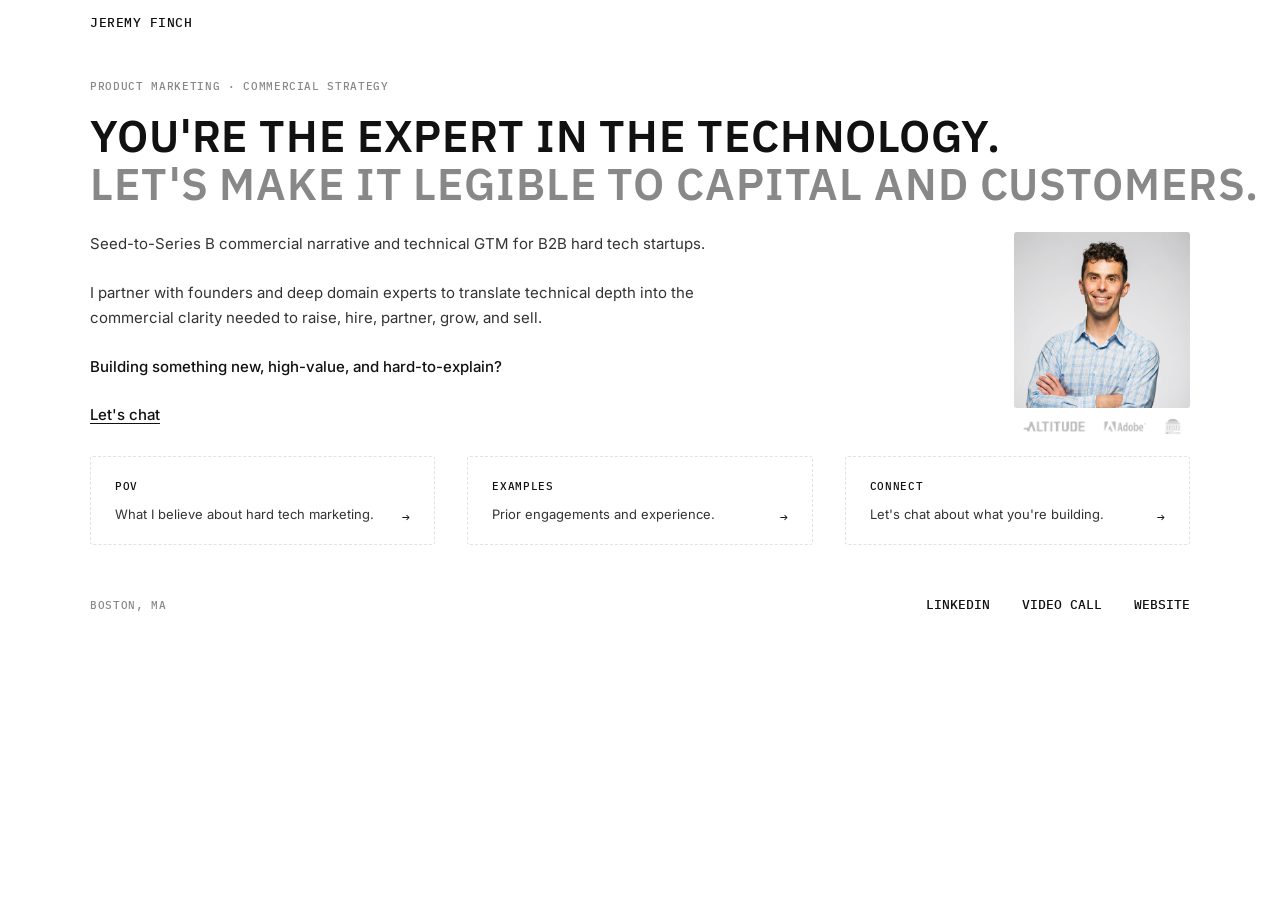
<file: index.html>
<!DOCTYPE html>
<!-- V4 working draft (branch v4). Production V3 is frozen on main. -->
<html lang="en">
<head>
  <meta charset="UTF-8">
  <meta name="viewport" content="width=device-width, initial-scale=1.0">
  <meta name="referrer" content="strict-origin-when-cross-origin">
  <title>Jeremy Finch - Product Marketing &amp; Commercial Strategy</title>
  <meta name="description" content="Seed-to-Series B commercial narrative and technical GTM for hard-tech startups in Boston.">
  <link rel="canonical" href="https://work.jeremyafinch.com/">
  <meta name="theme-color" content="#111111">

  <link rel="icon" href="favicon.svg" type="image/svg+xml">
  <link rel="apple-touch-icon" href="favicon.svg">

  <meta property="og:type" content="website">
  <meta property="og:url" content="https://work.jeremyafinch.com/">
  <meta property="og:title" content="Jeremy Finch - Product Marketing &amp; Commercial Strategy">
  <meta property="og:description" content="Seed-to-Series B commercial narrative and technical GTM for hard-tech startups in Boston.">
  <meta property="og:image" content="https://work.jeremyafinch.com/og-image.png">
  <meta property="og:image:width" content="1200">
  <meta property="og:image:height" content="630">
  <meta property="og:locale" content="en_US">
  <meta name="twitter:card" content="summary_large_image">
  <meta name="twitter:title" content="Jeremy Finch - Product Marketing &amp; Commercial Strategy">
  <meta name="twitter:description" content="Seed-to-Series B commercial narrative and technical GTM for hard-tech startups in Boston.">
  <meta name="twitter:image" content="https://work.jeremyafinch.com/og-image.png">

  <link rel="preconnect" href="https://fonts.googleapis.com">
  <link rel="preconnect" href="https://fonts.gstatic.com" crossorigin>
  <link href="https://fonts.googleapis.com/css2?family=IBM+Plex+Mono:wght@400;500&family=IBM+Plex+Sans:wght@600;700&family=Inter:wght@400;500&display=swap" rel="stylesheet">

  <link rel="stylesheet" href="styles.css">
</head>
<body class="page-v2 page-v4 panel-idle">

  <header class="site-nav" role="banner">
    <div class="site-nav__inner">
      <a class="site-nav__brand" href="#hero">Jeremy Finch</a>
      <nav class="site-nav__links" aria-label="Explore" hidden>
        <a class="site-nav__link" href="#pov" data-panel="pov">POV</a>
        <a class="site-nav__link" href="#examples" data-panel="examples">Examples</a>
        <a class="site-nav__link" href="#connect" data-panel="connect">Connect</a>
      </nav>
    </div>
  </header>

  <main>

    <!-- SECTION 1 - HERO -->
    <section id="hero" class="hero section" aria-labelledby="hero-headline">
      <div class="hero__inner">

        <span class="eyebrow">Product marketing · commercial strategy</span>

        <h1 id="hero-headline" class="hero-headline headline">
          <span class="hero-headline__primary">You're the expert in the technology.</span>
          <span class="hero-headline__accent">Let's make it legible to capital and customers.</span>
        </h1>

        <div id="about" class="hero-intro">

          <div class="hero-intro__content">
            <div class="hero__pitch">
              <p class="prose">Seed-to-Series B commercial narrative and technical GTM for B2B hard tech startups.</p>
              <p class="prose">I partner with founders and deep domain experts to translate technical depth into the commercial clarity needed to raise, hire, partner, grow, and sell.</p>
              <p class="prose hero__focus">Building something new, high-value, and hard-to-explain?</p>
              <p class="hero__chat-wrap">
                <a class="hero__chat-link" href="#connect" data-panel="connect">Let's chat</a>
              </p>
            </div>
          </div>

          <div class="hero-intro__photo">
            <img
              class="hero-intro__photo-img"
              src="img/photo.jpg"
              alt="Jeremy Finch"
              width="480"
              height="600"
            >

            <div class="logo-bar logo-bar--compact" aria-label="Previously: Altitude, Adobe, and MIT Sloan">
              <img
                class="logo-bar__img"
                src="img/logos.png"
                alt=""
                width="3220"
                height="455"
              >
            </div>
          </div>

        </div>

        <div class="intent-hub" aria-label="Choose what to explore">
          <div class="intent-hub__grid card-grid card-grid--pov">
            <button type="button" class="intent-hub__item card pov-card" data-panel="pov">
              <span class="intent-hub__label">POV</span>
              <div class="intent-hub__row">
                <p class="intent-hub__desc pov-card__text">What I believe about hard tech marketing.</p>
                <span class="intent-hub__go" aria-hidden="true">→</span>
              </div>
            </button>
            <button type="button" class="intent-hub__item card pov-card" data-panel="examples">
              <span class="intent-hub__label">Examples</span>
              <div class="intent-hub__row">
                <p class="intent-hub__desc pov-card__text">Prior engagements and experience.</p>
                <span class="intent-hub__go" aria-hidden="true">→</span>
              </div>
            </button>
            <button type="button" class="intent-hub__item card pov-card" data-panel="connect">
              <span class="intent-hub__label">Connect</span>
              <div class="intent-hub__row">
                <p class="intent-hub__desc pov-card__text">Let's chat about what you're building.</p>
                <span class="intent-hub__go" aria-hidden="true">→</span>
              </div>
            </button>
          </div>
        </div>

      </div>
    </section>

    <div id="panel-stack" class="panel-stack" hidden>

    <!-- PANEL: POV -->
    <div id="panel-pov" class="site-panel" hidden>
    <section id="point-of-view" class="section section--follow-hero" aria-labelledby="pov-headline">
      <div class="section__inner">

        <span class="eyebrow">Point of view</span>

        <p class="pov__kicker">Marketing isn't just the last mile.</p>

        <h2 id="pov-headline" class="section-headline headline">
          If you wait until it's ready, you're already too late.
        </h2>

        <p class="prose">
          When development cycles last 5-10 years and capital requirements run into the tens of millions, your market story cannot be just a launch asset. It should be a design input - one that shapes what you build, who you hire, and whether money shows up in time.
        </p>

        <div class="card-grid card-grid--pov">

          <article class="card pov-card">
            <h3 class="pov-card__title">Extending the runway</h3>
            <p class="pov-card__text">A credible investor narrative helps you raise faster, on better terms.</p>
          </article>

          <article class="card pov-card">
            <h3 class="pov-card__title">Attracting talent</h3>
            <p class="pov-card__text">Mission and story are central to recruiting, hiring, and compensation.</p>
          </article>

          <article class="card pov-card">
            <h3 class="pov-card__title">Finding partners</h3>
            <p class="pov-card__text">A strategic partner narrative opens early doors that cold outreach can't.</p>
          </article>

          <article class="card pov-card">
            <h3 class="pov-card__title">Building social proof</h3>
            <p class="pov-card__text">Case studies and proof points can take years to build. Start early.</p>
          </article>

          <article class="card pov-card">
            <h3 class="pov-card__title">Entering new verticals</h3>
            <p class="pov-card__text">Your second market needs positioning before you've finished the first.</p>
          </article>

          <article class="card pov-card">
            <h3 class="pov-card__title">Audience narrative(s)</h3>
            <p class="pov-card__text">Adjacent industries, regulators, acquirers - each needs their own story.</p>
          </article>

        </div>

        <p class="prose">
          Marketing is what helps everyone else care as much about your tech as you do.
        </p>

        <p class="pov__link-wrap">
          <a
            class="pov__link"
            href="https://docs.google.com/document/d/1mXTznBJsOwonMlEeezdZjcLEiznj_ob5lOBihiWzF_Y/edit?usp=sharing"
            target="_blank"
            rel="noopener noreferrer"
          >Read the essay →</a>
        </p>

      </div>
    </section>

    <!-- SECTION 3 - TWO KINDS OF WORK -->
    <section id="two-kinds" class="section" aria-labelledby="two-kinds-headline">
      <div class="section__inner">

        <h2 id="two-kinds-headline" class="section-headline headline">There are <strong>two</strong> kinds of marketing (both matter).</h2>

        <div class="two-kinds__table-wrap">
          <table class="two-kinds__table">
            <caption class="visually-hidden">Foundational and episodic marketing compared</caption>
            <thead>
              <tr>
                <th scope="col">Foundational marketing</th>
                <th scope="col">Episodic marketing</th>
              </tr>
            </thead>
            <tbody>
              <tr>
                <td data-label="Foundational marketing">
                  <p class="two-kinds__cell">The first is <strong>foundational</strong>. Why should this company exist? Who is the user, the buyer, and the economic customer? What are you displacing, and what will a rational buyer need to say yes? These are the load-bearing elements of your initial commercial architecture.</p>
                </td>
                <td data-label="Episodic marketing">
                  <p class="two-kinds__cell">The second is <strong>episodic</strong> - triggered by specific moments: a fundraising or technical milestone, press coverage, a market expansion, a sudden shift in the competitive environment. The startups that handle these well don't scramble reactively.</p>
                </td>
              </tr>
            </tbody>
          </table>
        </div>

        <p class="prose two-kinds__closing">
          You need someone to build the early GTM architecture and then show up ready.
        </p>

      </div>
    </section>

    </div><!-- /panel-pov -->

    <!-- PANEL: EXAMPLES -->
    <div id="panel-examples" class="site-panel" hidden>

    <!-- SECTION 4 - SELECTED WORK -->
    <section id="selected-work" class="section section--surface section--follow-hero" aria-labelledby="work-eyebrow">
      <div class="section__inner">

        <span id="work-eyebrow" class="eyebrow">Previous work</span>

        <p class="work__subhead">Select engagements</p>

        <p class="prose work__intro">Sensors, new materials, robotics etc.</p>

        <div class="work-featured">

          <!-- Teradar -->
          <article class="work-featured__item work-featured__item--marquee" aria-label="Teradar case study">
            <div class="work-featured__content">
              <span class="work-featured__tag">Hard tech · Sensors</span>
              <h3 class="work-featured__title">Teradar</h3>

              <figure class="work-featured__visual work-carousel" data-work-carousel aria-label="Teradar work samples">
                <div class="work-carousel__viewport" tabindex="0">
                  <div class="work-carousel__slide">
                    <a
                      class="work-carousel__link"
                      href="img/work-teradar-techcrunch-feature.png"
                      target="_blank"
                      rel="noopener noreferrer"
                      aria-label="View full size: TechCrunch coverage"
                    >
                      <img
                        class="work-carousel__img"
                        src="img/work-teradar-techcrunch-feature.png"
                        alt="TechCrunch announcement featuring Teradar terahertz sensing fundraising"
                        width="1200"
                        height="675"
                        loading="lazy"
                      >
                    </a>
                  </div>
                  <div class="work-carousel__slide" hidden>
                    <a
                      class="work-carousel__link"
                      href="img/work-teradar-feature.png"
                      target="_blank"
                      rel="noopener noreferrer"
                      aria-label="View full size: Teradar product website"
                    >
                      <img
                        class="work-carousel__img"
                        src="img/work-teradar-feature.png"
                        alt="Teradar product website highlighting terahertz vision capabilities"
                        width="1200"
                        height="675"
                        loading="lazy"
                      >
                    </a>
                  </div>
                  <button type="button" class="work-carousel__btn work-carousel__btn--prev" aria-label="Previous image">
                    <span class="work-carousel__chevron" aria-hidden="true">‹</span>
                  </button>
                  <button type="button" class="work-carousel__btn work-carousel__btn--next" aria-label="Next image">
                    <span class="work-carousel__chevron" aria-hidden="true">›</span>
                  </button>
                </div>
              </figure>

              <p class="prose work-featured__body"><a href="https://teradar.com/" target="_blank" rel="noopener noreferrer">Teradar</a> had terahertz sensing technology and deep silicon expertise. The founders wanted to raise a seed round. I worked with the CEO on their pitch deck and investor narrative, and did 1:1 communications coaching through 50+ meetings. The $2M+ seed round closed oversubscribed. That same foundation supported a Series A, a $150M <a href="https://techcrunch.com/2025/11/12/teradar-exits-stealth-with-an-all-weather-sensor-for-autonomy-and-150m-in-funding/" target="_blank" rel="noopener noreferrer">Series B</a>, and expanded to later technical product video engagements and CES launch assets.</p>

              <div class="work-featured__quote" aria-label="Client quote">
                <p class="work-featured__quote-text">&ldquo;Testimonial quote - coming soon.&rdquo;</p>
                <p class="work-featured__quote-meta">Matt Carey, CEO, Teradar</p>
              </div>

              <div class="work-featured__pills" aria-label="Services">
                <span class="pill">Investor narrative</span>
                <span class="pill">Technical marketing</span>
              </div>
            </div>
          </article>

          <!-- Lux Labs -->
          <article class="work-featured__item" aria-label="Lux Labs case study">
            <div class="work-featured__content">
              <span class="work-featured__tag">Hard tech · Materials science</span>
              <h3 class="work-featured__title">Lux Labs</h3>

              <figure class="work-featured__visual work-carousel" data-work-carousel aria-label="Lux Labs work samples">
                <div class="work-carousel__viewport" tabindex="0">
                  <div class="work-carousel__slide">
                    <a
                      class="work-carousel__link"
                      href="img/work-lux-feature-02.png"
                      target="_blank"
                      rel="noopener noreferrer"
                      aria-label="View full size: ClearBright product display"
                    >
                      <img
                        class="work-carousel__img"
                        src="img/work-lux-feature-02.png"
                        alt="Lux Labs ClearBright transparent projection film product display"
                        width="1200"
                        height="675"
                        loading="lazy"
                      >
                    </a>
                  </div>
                  <div class="work-carousel__slide" hidden>
                    <a
                      class="work-carousel__link"
                      href="img/work-lux-feature-01.png"
                      target="_blank"
                      rel="noopener noreferrer"
                      aria-label="View full size: ClearBright product page"
                    >
                      <img
                        class="work-carousel__img"
                        src="img/work-lux-feature-01.png"
                        alt="Lux Labs ClearBright product page"
                        width="1200"
                        height="675"
                        loading="lazy"
                      >
                    </a>
                  </div>
                  <button type="button" class="work-carousel__btn work-carousel__btn--prev" aria-label="Previous image">
                    <span class="work-carousel__chevron" aria-hidden="true">‹</span>
                  </button>
                  <button type="button" class="work-carousel__btn work-carousel__btn--next" aria-label="Next image">
                    <span class="work-carousel__chevron" aria-hidden="true">›</span>
                  </button>
                </div>
              </figure>

              <p class="prose work-featured__body">Lux Labs was commercializing a transparent display film - with a <a href="https://www.nature.com/articles/ncomms4152" target="_blank" rel="noopener noreferrer">proven technology</a> and decent website traffic. But a 30-SKU catalog and spec-heavy data sheets slowed conversion and hurt sales. I reduced the catalog to two main SKUs and mapped e-commerce flows to customer use cases instead of materials specs. We improved gross margins and simplified fulfillment. The pricing model remained in place through acquisition.</p>

              <div class="work-featured__quote" aria-label="Client quote">
                <p class="work-featured__quote-text">&ldquo;Lux Labs hired Jeremy to support our ClearBright product launch. He helped us overhaul our e-commerce approach, simplified our pricing and packaging, and created new marketing content. He helped us step back and evaluate how to communicate with our customers&hellip; He makes offsite collaboration a breeze by sending recorded video explanations, which helped us make decisions quicker and implement them rather than wasting time between meetings.&rdquo;</p>
                <p class="work-featured__quote-meta">Spencer Powers, CEO, Lux Labs</p>
              </div>

              <div class="work-featured__pills" aria-label="Services">
                <span class="pill">Go-to-market</span>
                <span class="pill">Pricing strategy</span>
              </div>
            </div>
          </article>

          <!-- Reframe Systems -->
          <article class="work-featured__item" aria-label="Reframe Systems case study">
            <div class="work-featured__content">
              <span class="work-featured__tag">Hard tech · Robotics</span>
              <h3 class="work-featured__title">Reframe Systems</h3>

              <figure class="work-featured__visual work-featured__visual--video" aria-label="Reframe Systems founder interview">
                <div class="work-inline-video">
                  <iframe
                    src="https://www.youtube.com/embed/FPPJ4673UKQ"
                    title="Reframe Systems founder interview"
                    referrerpolicy="strict-origin-when-cross-origin"
                    allow="accelerometer; autoplay; clipboard-write; encrypted-media; gyroscope; picture-in-picture; web-share"
                    allowfullscreen
                    loading="lazy"
                  ></iframe>
                </div>
              </figure>

              <p class="prose work-featured__body"><a href="https://www.reframe.systems/" target="_blank" rel="noopener noreferrer">Reframe Systems</a> builds prefab homes using robotics and custom software - an innovative approach in a slow-moving industry. But their gap was storytelling, not technology. I coached one of Reframe's founders (Aaron) through an unscripted on-camera interview so he could separate the &ldquo;what&rdquo; from the &ldquo;how&rdquo; authentically in his own words. The video is used for recruiting, partner introductions, and as a general GTM asset.</p>

              <div class="work-featured__pills" aria-label="Services">
                <span class="pill">Founder narrative</span>
                <span class="pill">Video</span>
              </div>
            </div>
          </article>

        </div>

        <div class="work-additional" aria-label="Prior related experience">
          <h3 class="work-additional__heading eyebrow">Prior <a href="https://portfolio.jeremyafinch.com/" target="_blank" rel="noopener noreferrer">related experience</a></h3>
          <ul class="work-additional__list">
            <li class="work-additional__item">
              <span class="work-additional__tag">Pre-IPO investor roadshow</span>
              <p class="work-additional__text">Investor roadshow video series for a private tech company preparing to file an S-1. Narrative strategy through video delivery with <a href="https://portfolio.jeremyafinch.com/#video" target="_blank" rel="noopener noreferrer">Opalite Media</a>. The same messaging discipline for VCs also extends to public markets.</p>
              <div class="work-featured__pills" aria-label="Services">
                <span class="pill">Investor strategy</span>
                <span class="pill">Video production</span>
              </div>
            </li>
            <li class="work-additional__item">
              <span class="work-additional__tag">Connected-care devices (<a href="https://portfolio.jeremyafinch.com/#altitude" target="_blank" rel="noopener noreferrer">Altitude</a>)</span>
              <p class="work-additional__text">User research and investment roadmapping for a global medical device manufacturer's physical fall-alert and aging-in-place line. Included in-home interviews, competitive audits, and adoption due diligence.</p>
              <div class="work-featured__pills" aria-label="Services">
                <span class="pill">User research</span>
                <span class="pill">M&amp;A roadmapping</span>
              </div>
            </li>
            <li class="work-additional__item">
              <span class="work-additional__tag">Physical product research (<a href="https://portfolio.jeremyafinch.com/#altitude" target="_blank" rel="noopener noreferrer">Altitude</a>)</span>
              <p class="work-additional__text">Usability research with industrial designers and mechanical engineers to inform design for a major consumer appliance OEM - evaluated in-kitchen food prep, cutting workflows, and product performance.</p>
              <div class="work-featured__pills" aria-label="Services">
                <span class="pill">Usability testing</span>
                <span class="pill">Market research</span>
              </div>
            </li>
          </ul>
        </div>

      </div>
    </section>

    </div><!-- /panel-examples -->

    <!-- PANEL: CONNECT -->
    <div id="panel-connect" class="site-panel" hidden>

    <!-- SECTION 5 - CLOSE / CTA -->
    <section id="contact" class="section section--follow-hero" aria-labelledby="contact-closing">
      <div class="section__inner">

        <p class="prose">
          If your technology is genuine but the commercial story is still being figured out - that gap is solvable. But closing it earlier is usually worth more than closing it later.
        </p>

        <p class="prose">
          Working with scientists and engineers who have spent years - or careers - on a single hard problem is not a task I take lightly. My job is to make sure that work is understood, fully believed, and backed by the people who can help bring it into the world.
        </p>

        <p class="contact__availability prose">Open to advisory or select FT roles where commercial strategy is part of the build.</p>

        <p id="contact-closing" class="prose contact__location">What are you building?</p>

        <p class="contact__cta-wrap">
          <a class="cta" href="https://calendly.com/jeremyfinch_meeting/" target="_blank" rel="noopener noreferrer">
            Let's connect →
          </a>
        </p>

      </div>
    </section>

    </div><!-- /panel-connect -->

    </div><!-- /panel-stack -->

  </main>

  <footer class="site-footer">
    <div class="site-footer__inner">
      <p class="site-footer__brand">Boston, MA</p>
      <ul class="site-footer__links">
        <li>
          <a href="https://www.linkedin.com/in/jeremyfinch/" target="_blank" rel="noopener noreferrer">LinkedIn</a>
        </li>
        <li>
          <a href="https://calendly.com/jeremyfinch_meeting/" target="_blank" rel="noopener noreferrer">Video call</a>
        </li>
        <li>
          <a href="https://jeremyafinch.com/" target="_blank" rel="noopener noreferrer">Website</a>
        </li>
      </ul>
    </div>
  </footer>

  <script src="panels.js"></script>
  <script src="work-carousel.js"></script>
</body>
</html>
</file>
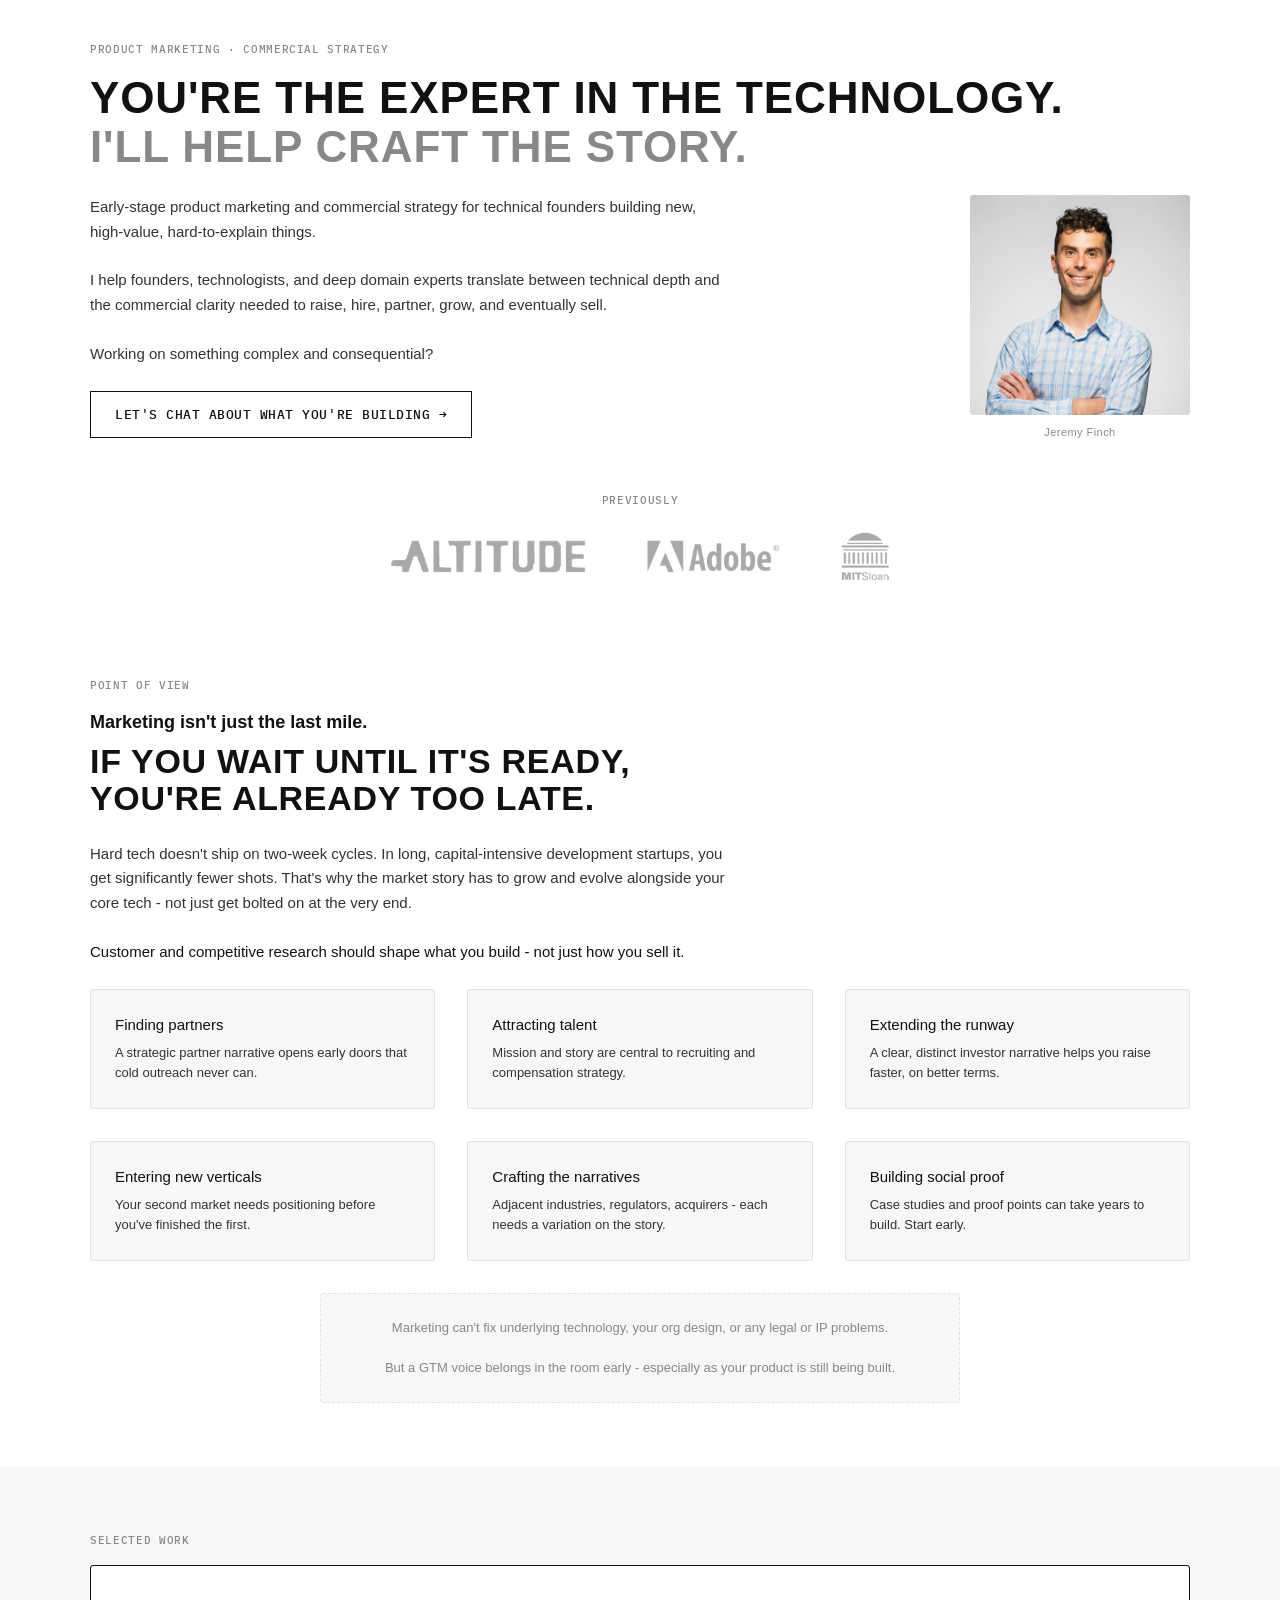
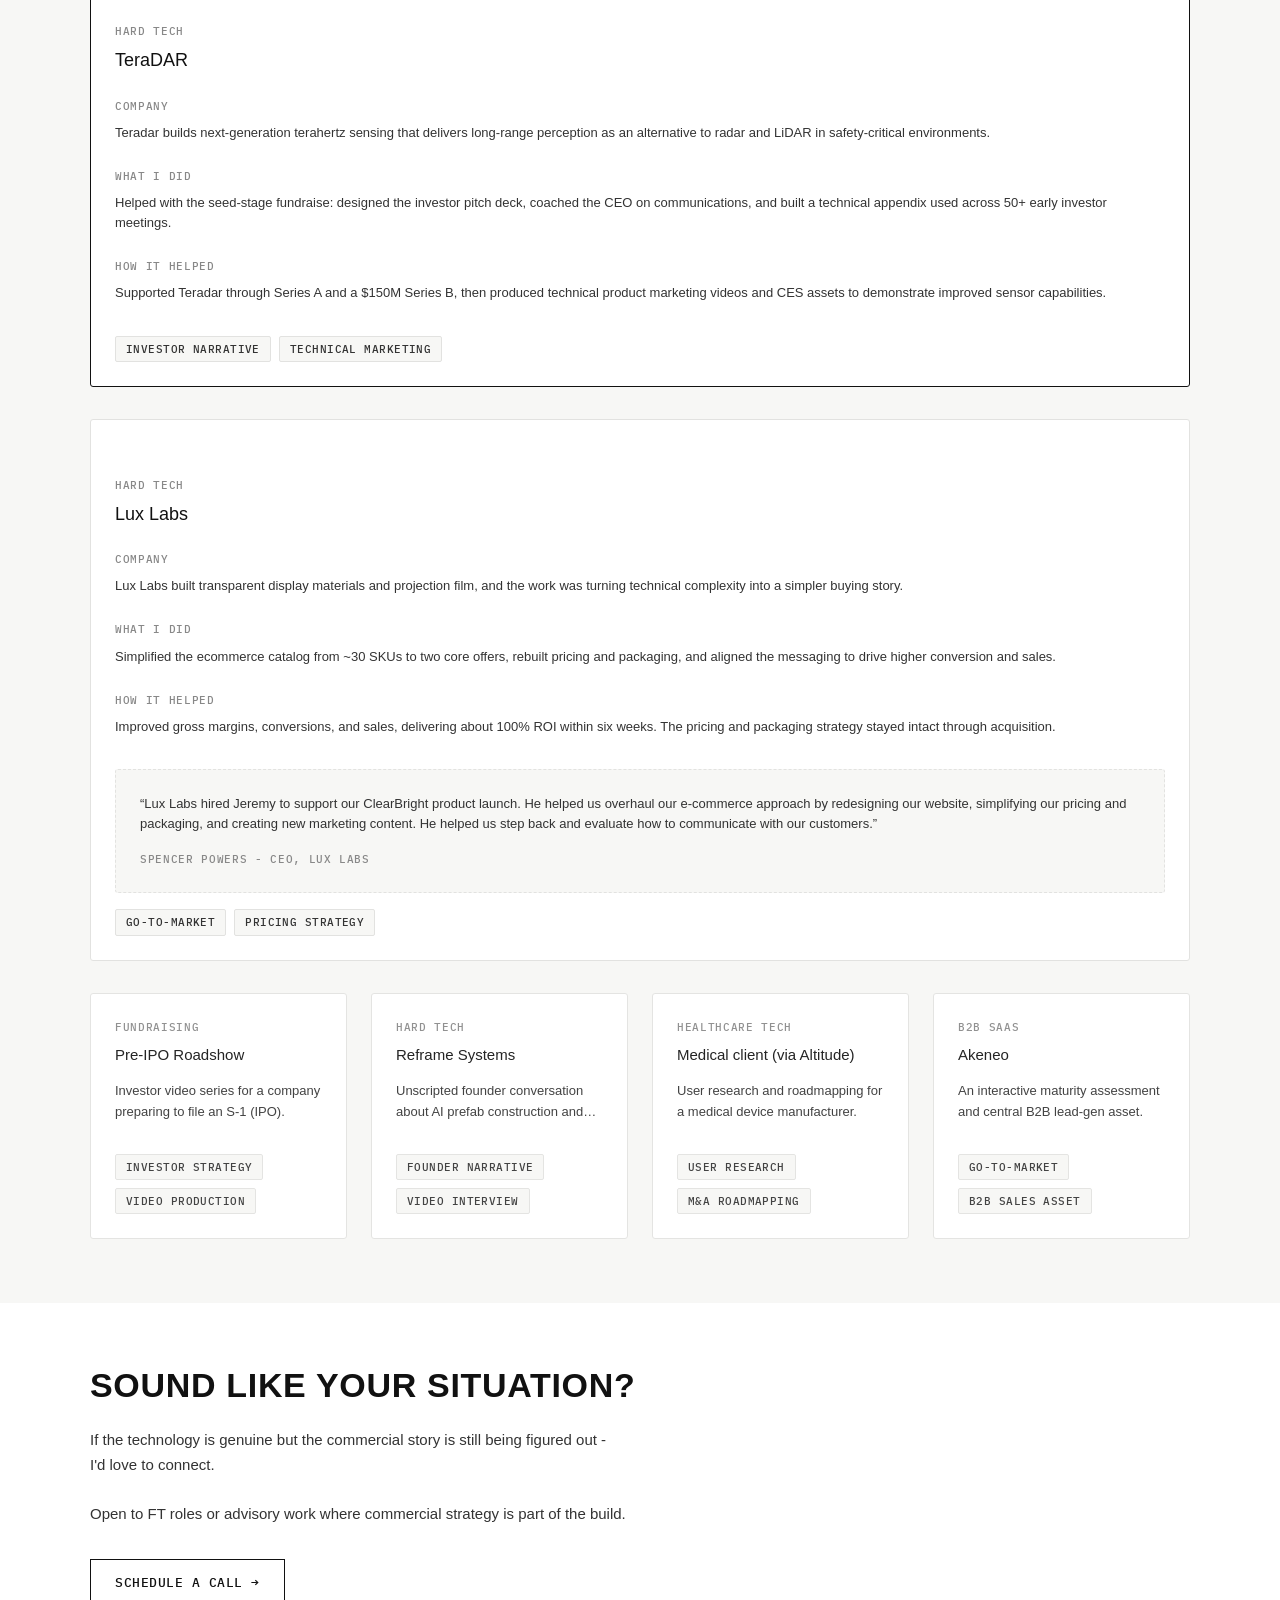
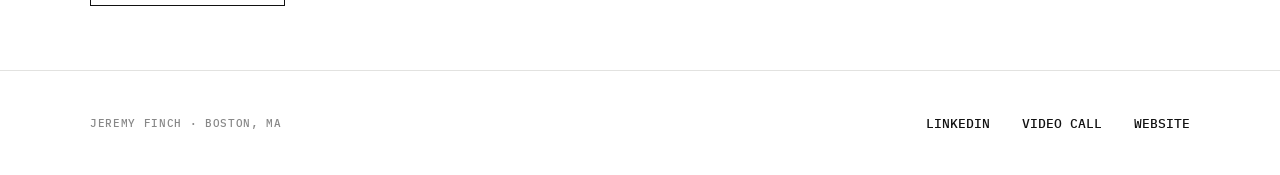
<file: v1/index.html>
<!DOCTYPE html>
<html lang="en">
<head>
  <meta charset="UTF-8">
  <meta name="viewport" content="width=device-width, initial-scale=1.0">
  <meta http-equiv="refresh" content="0; url=/archive/v1/">
  <link rel="canonical" href="https://work.jeremyafinch.com/archive/v1/">
  <title>Redirecting…</title>
</head>
<body>
  <p><a href="/archive/v1/">Continue to V1 archive</a></p>
</body>
</html>
</file>
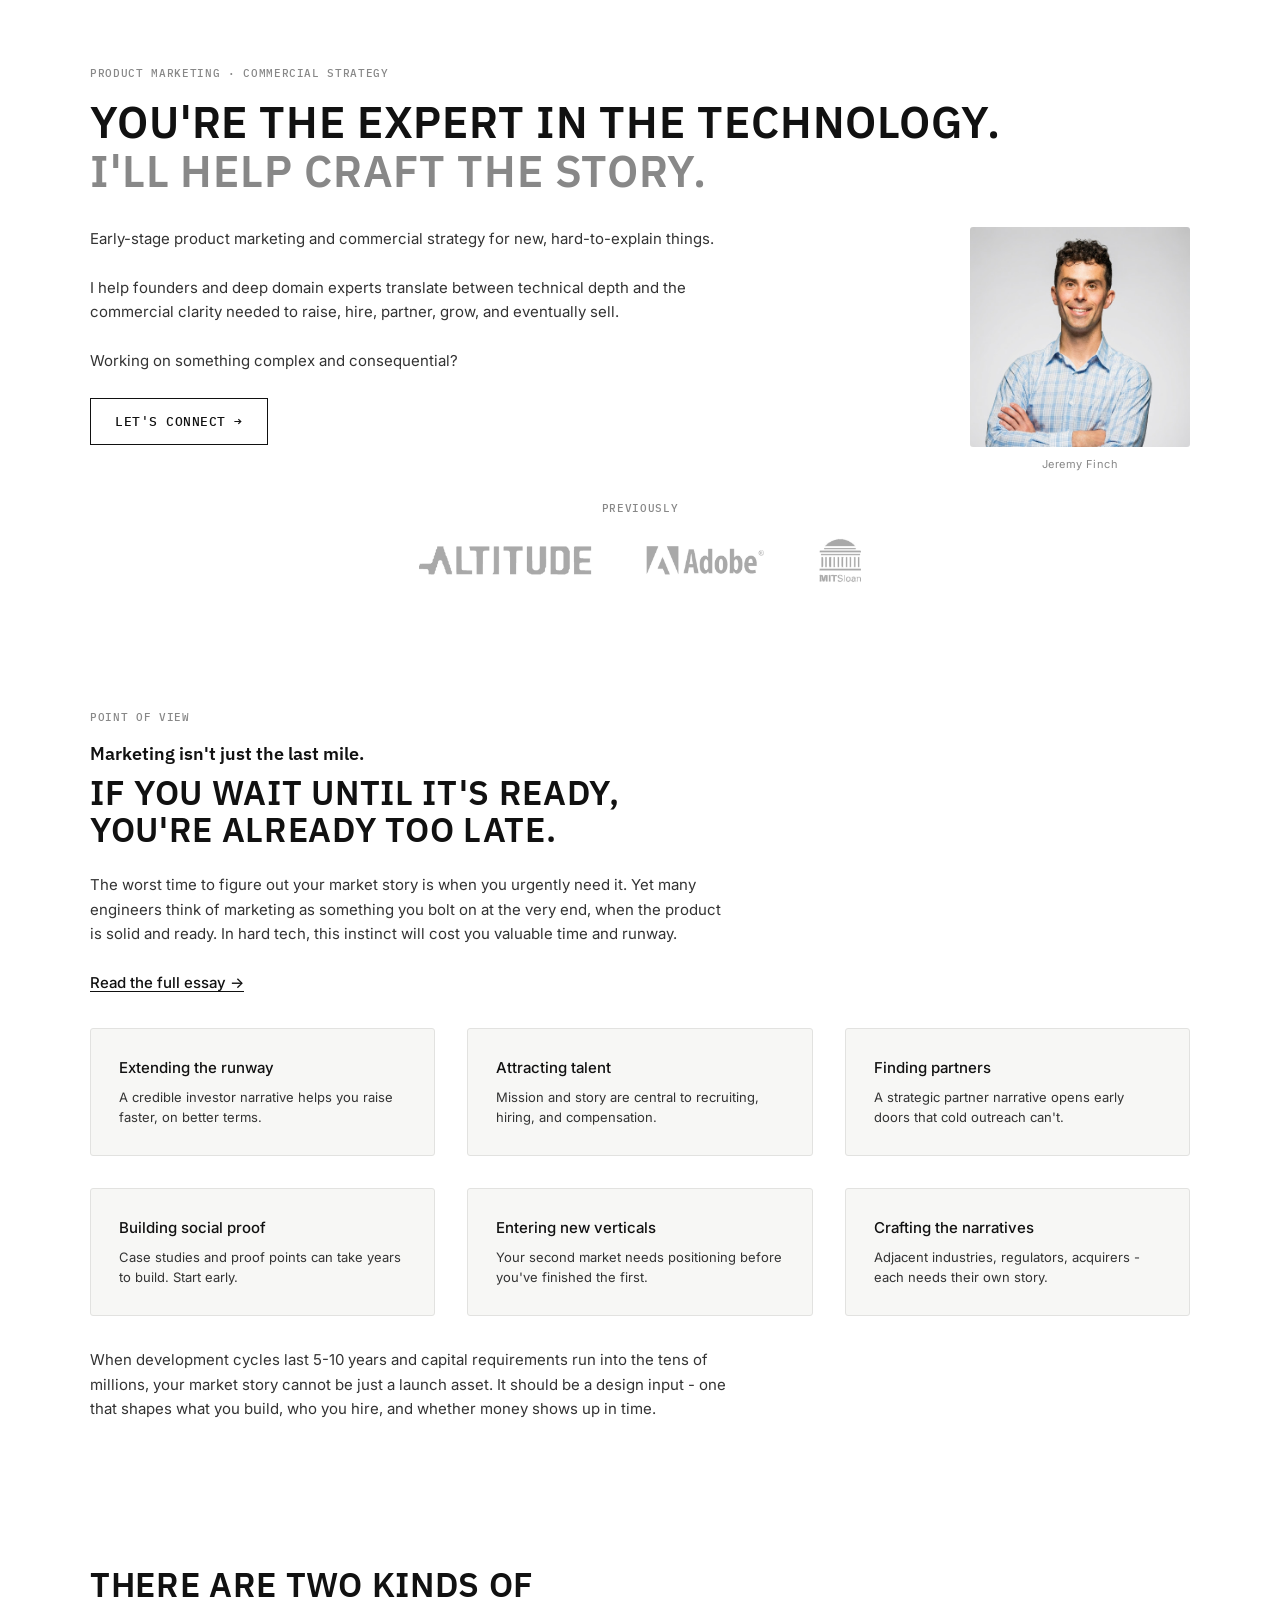
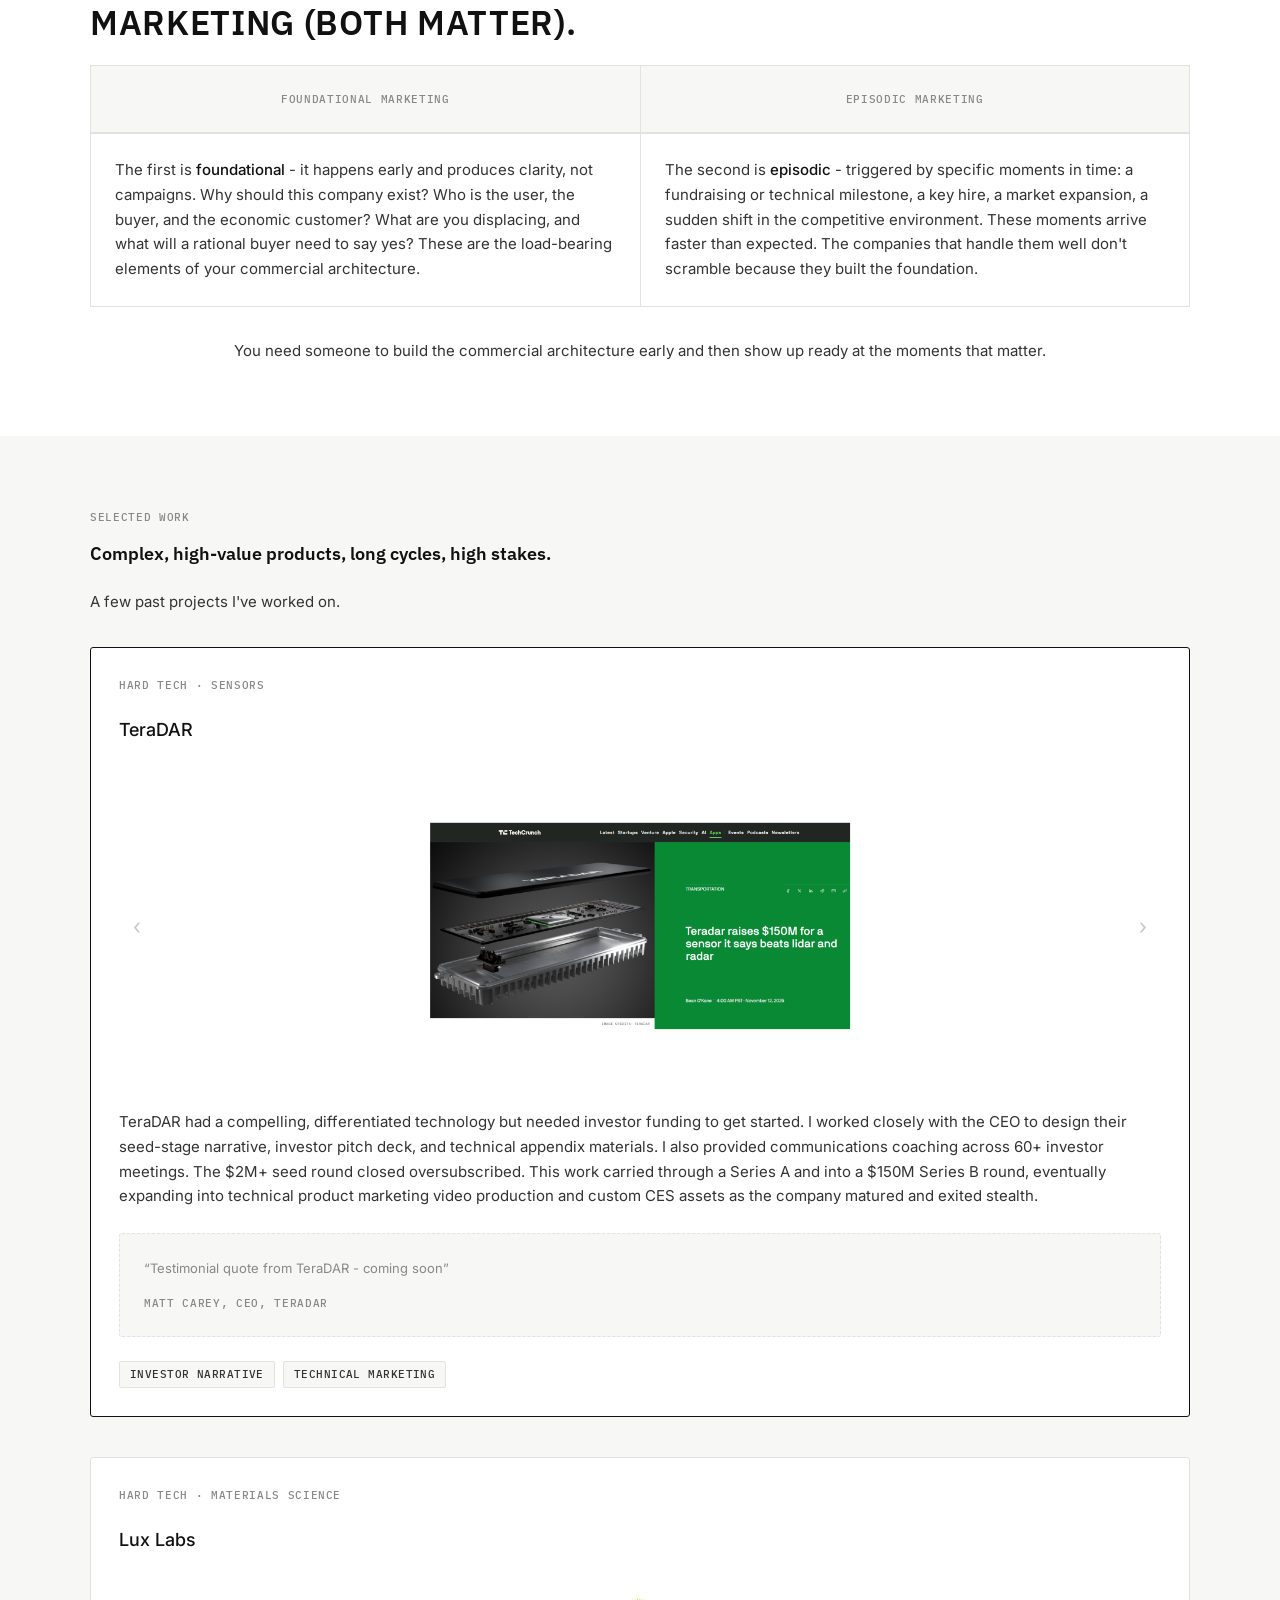
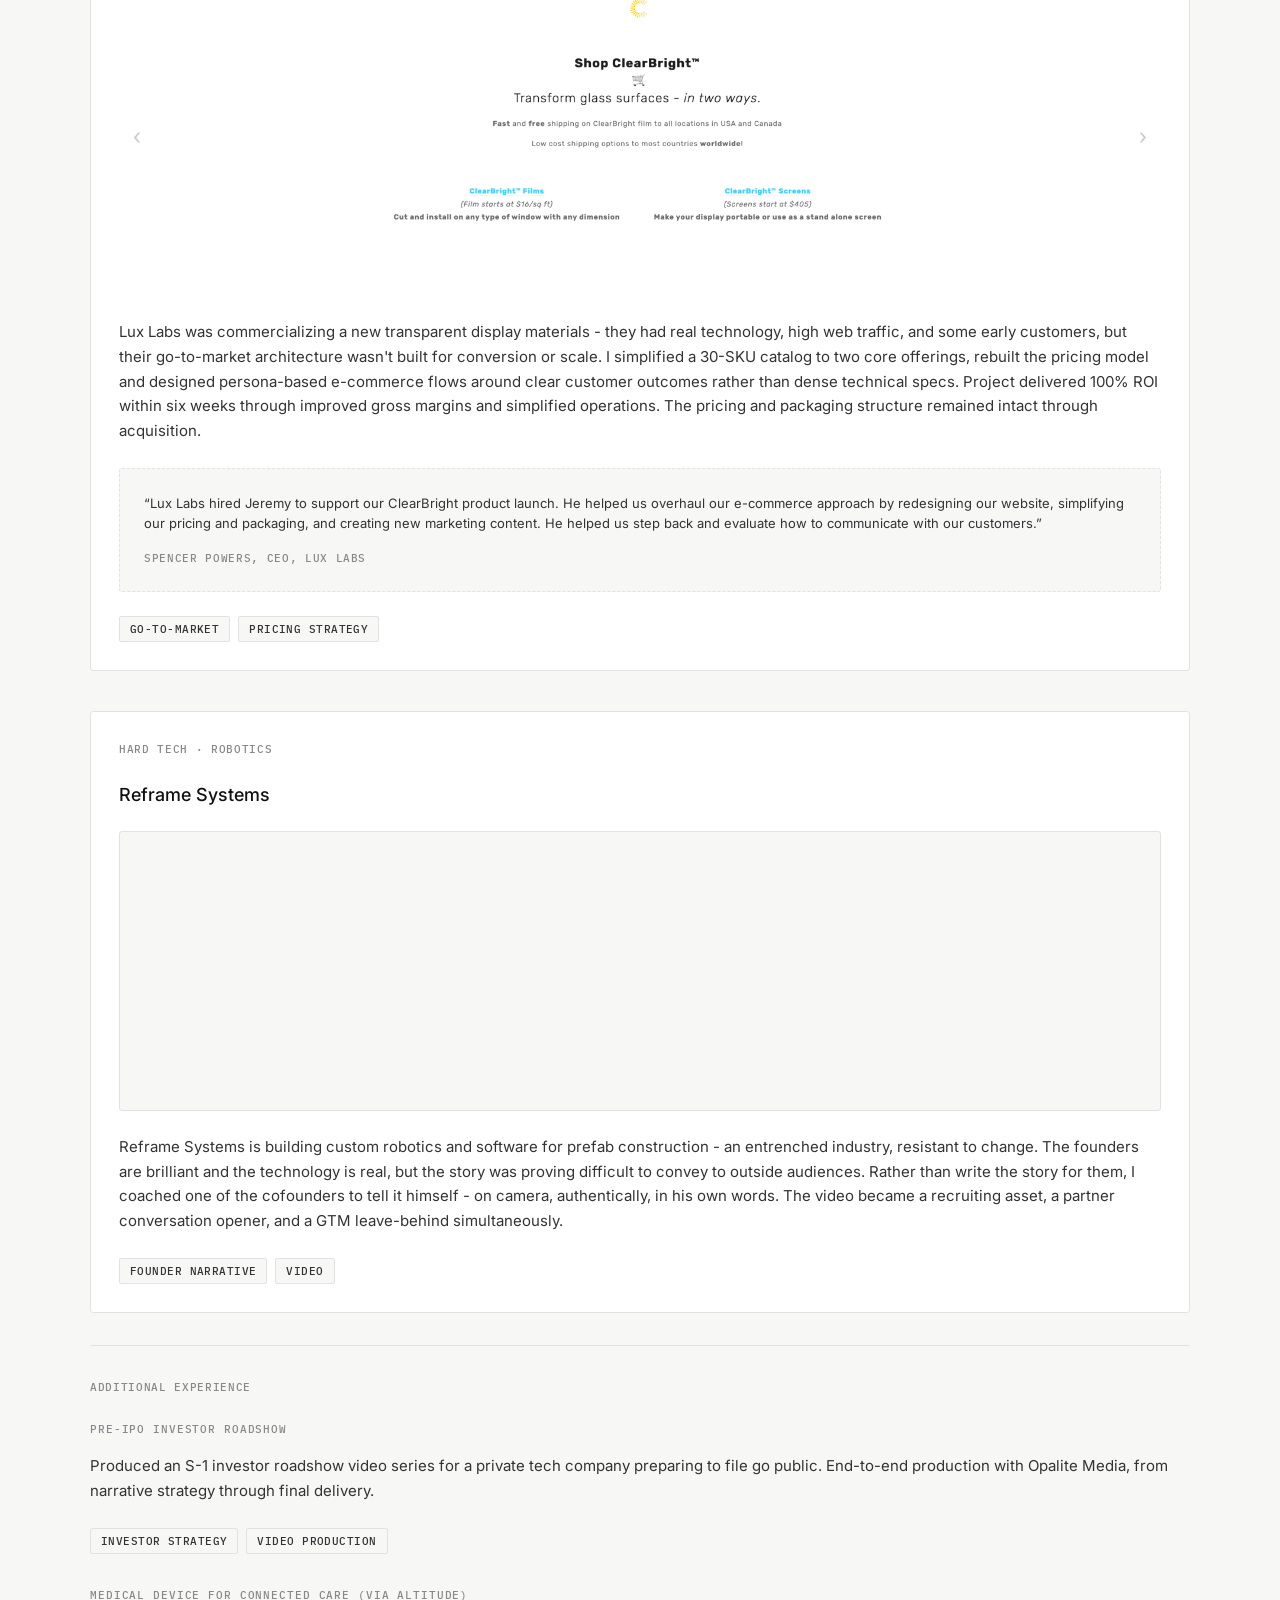
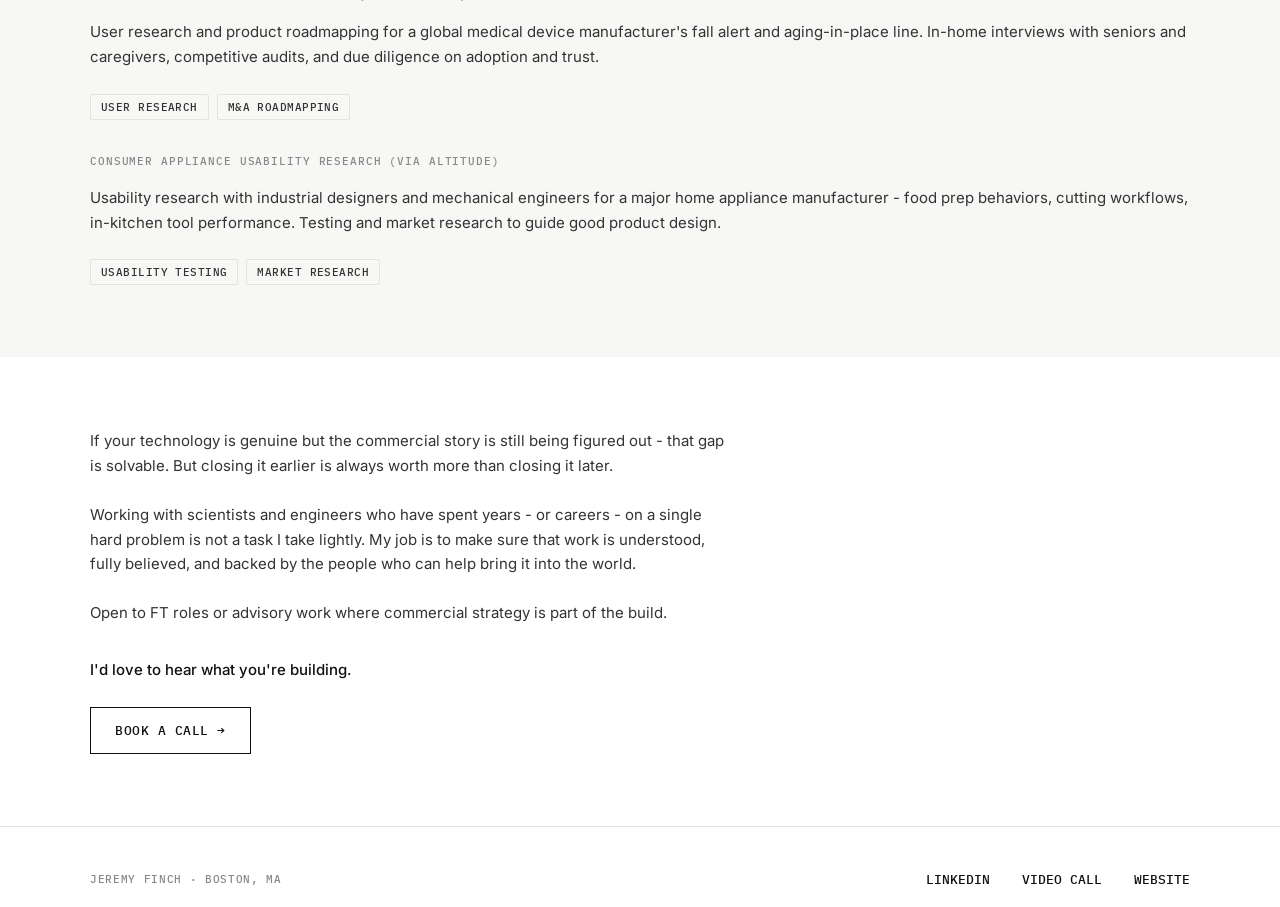
<file: v2/index.html>
<!DOCTYPE html>
<html lang="en">
<head>
  <meta charset="UTF-8">
  <meta name="viewport" content="width=device-width, initial-scale=1.0">
  <meta http-equiv="refresh" content="0; url=/archive/v2/">
  <link rel="canonical" href="https://work.jeremyafinch.com/archive/v2/">
  <title>Redirecting to V2 archive…</title>
</head>
<body>
  <p><a href="/archive/v2/">Continue to V2 archive</a></p>
</body>
</html>
</file>
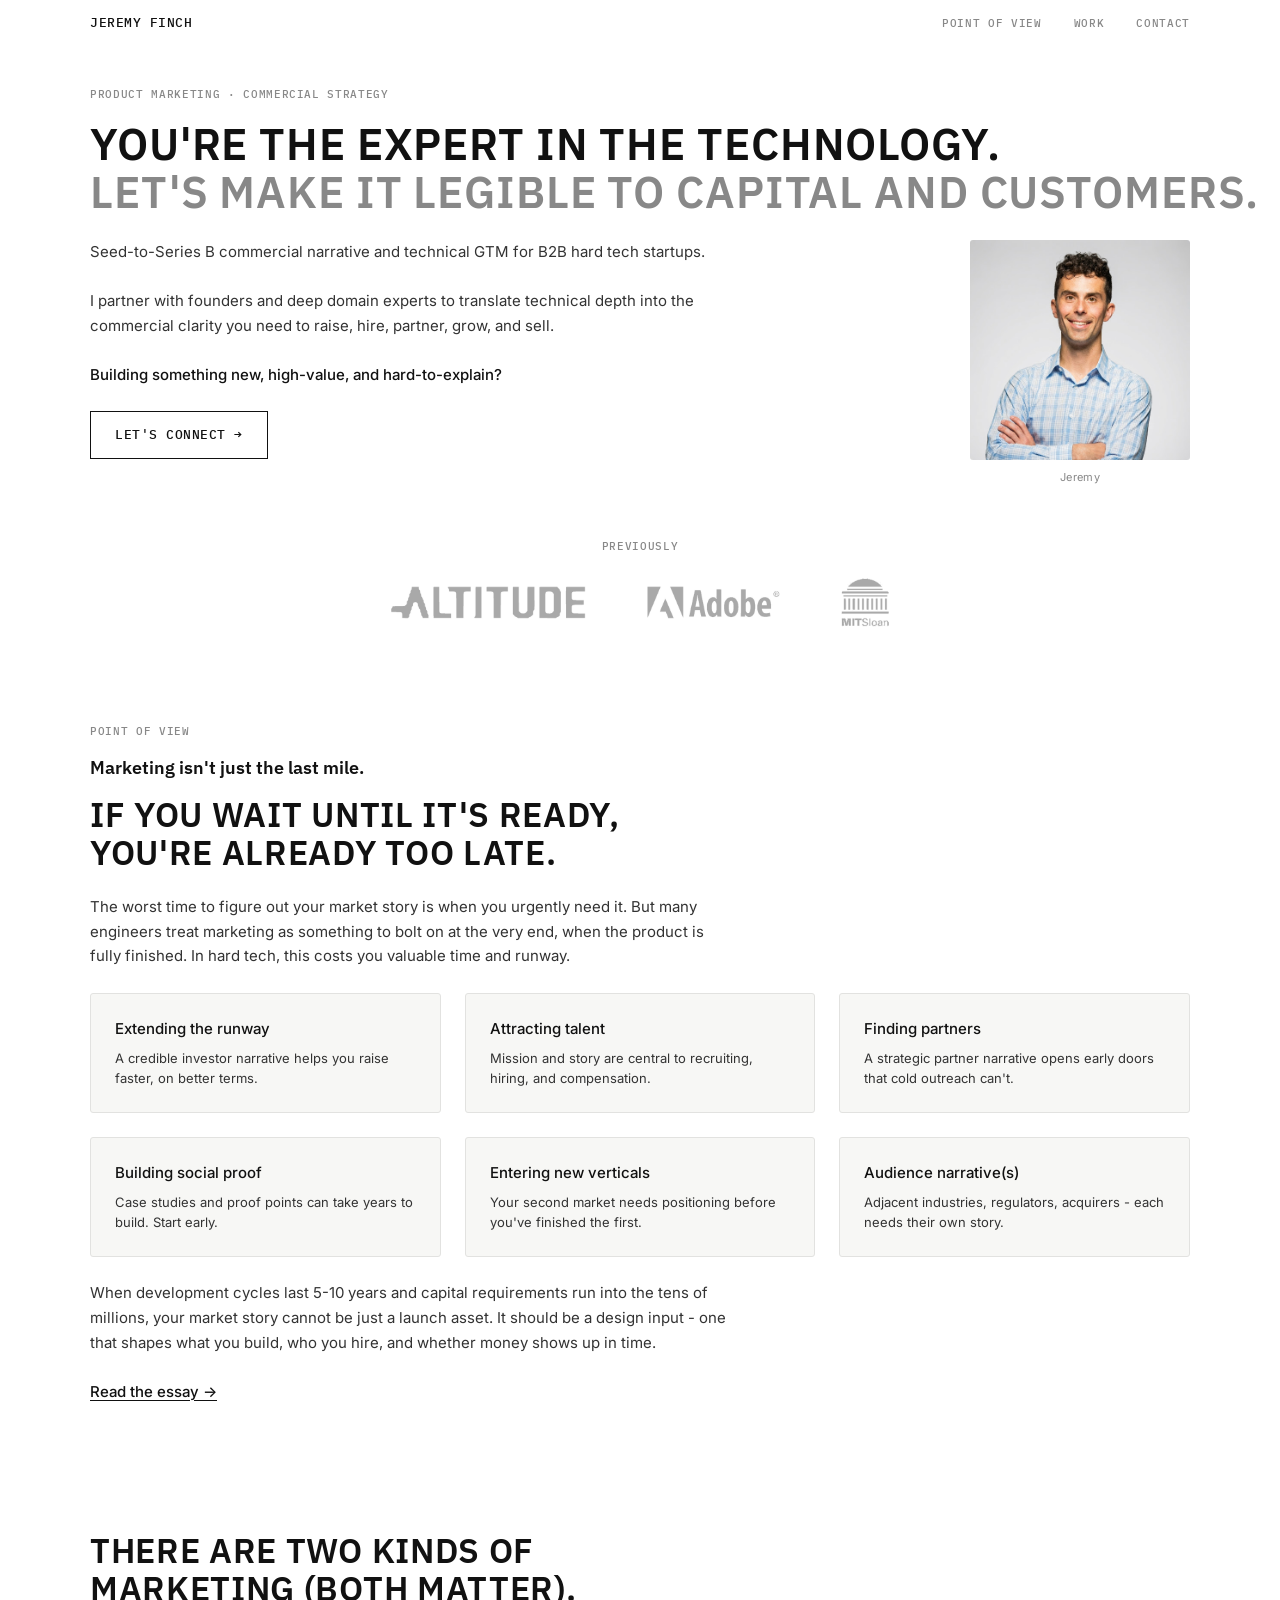
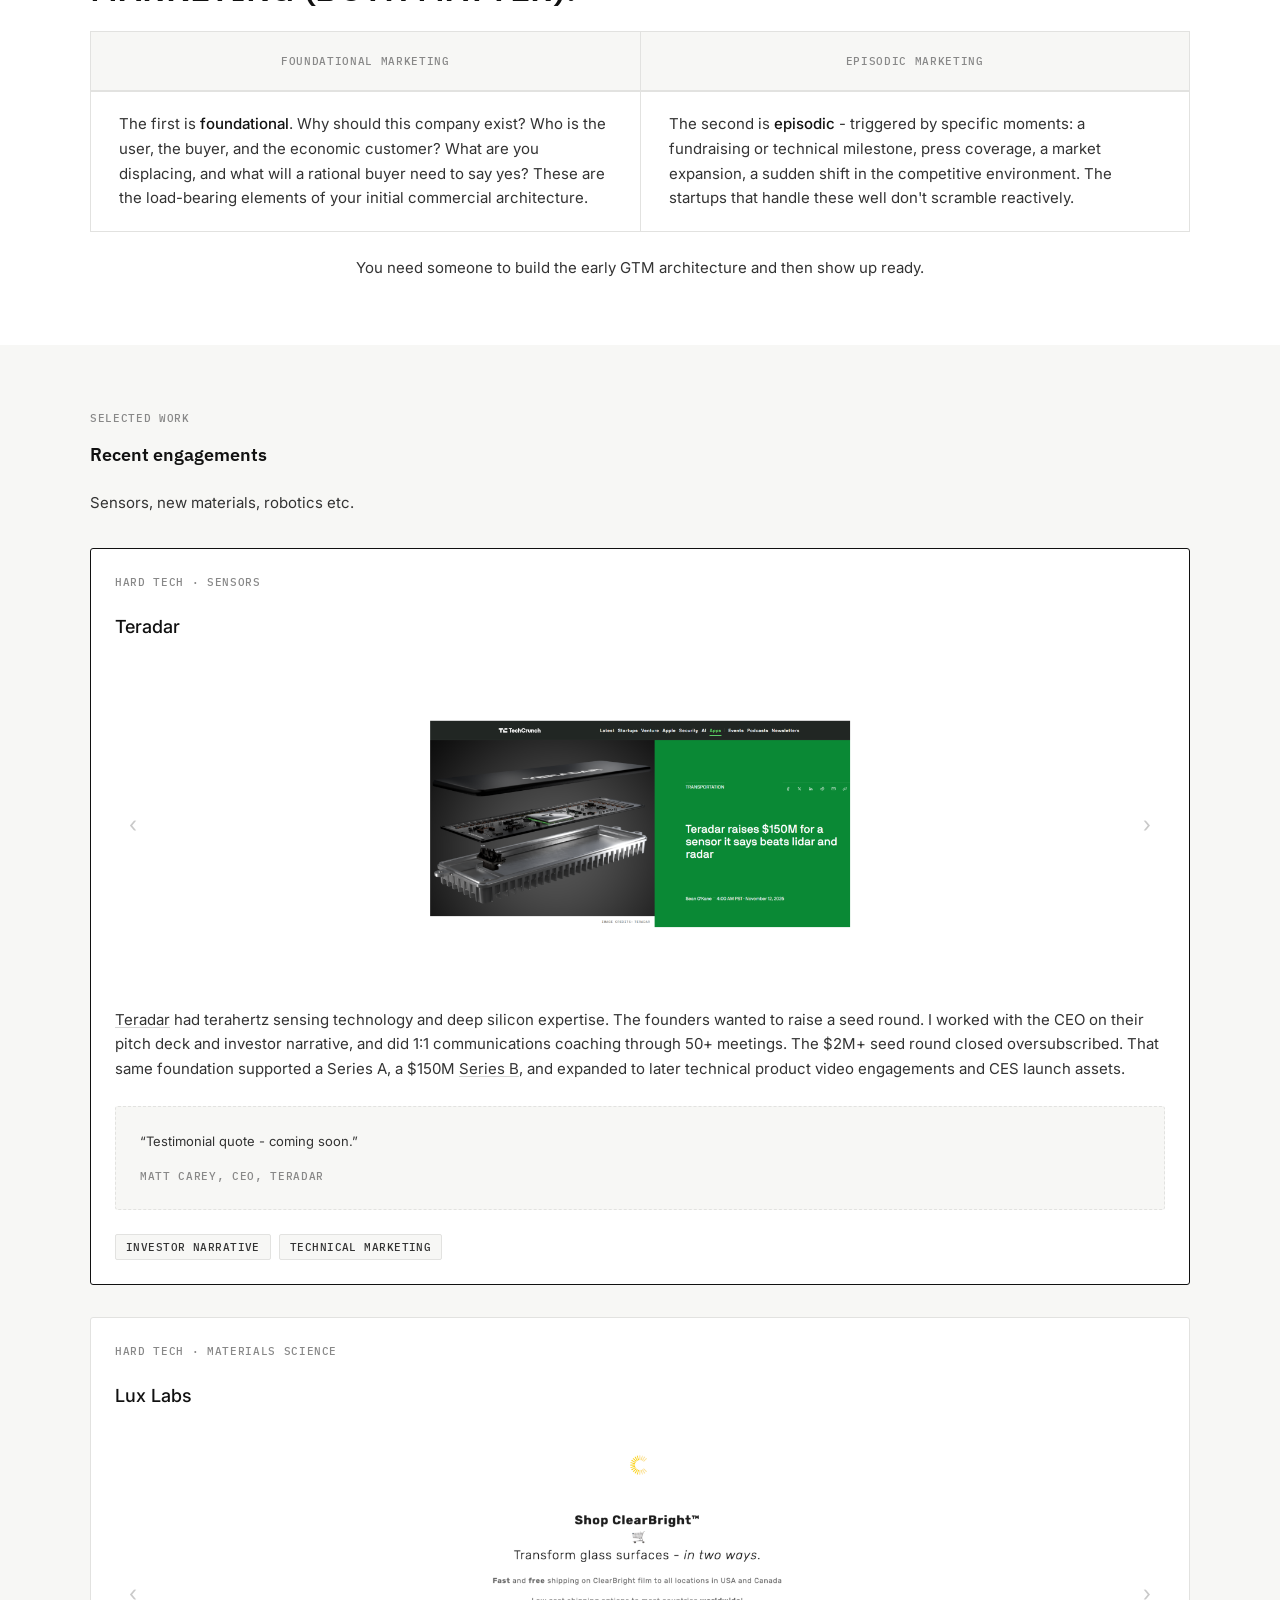
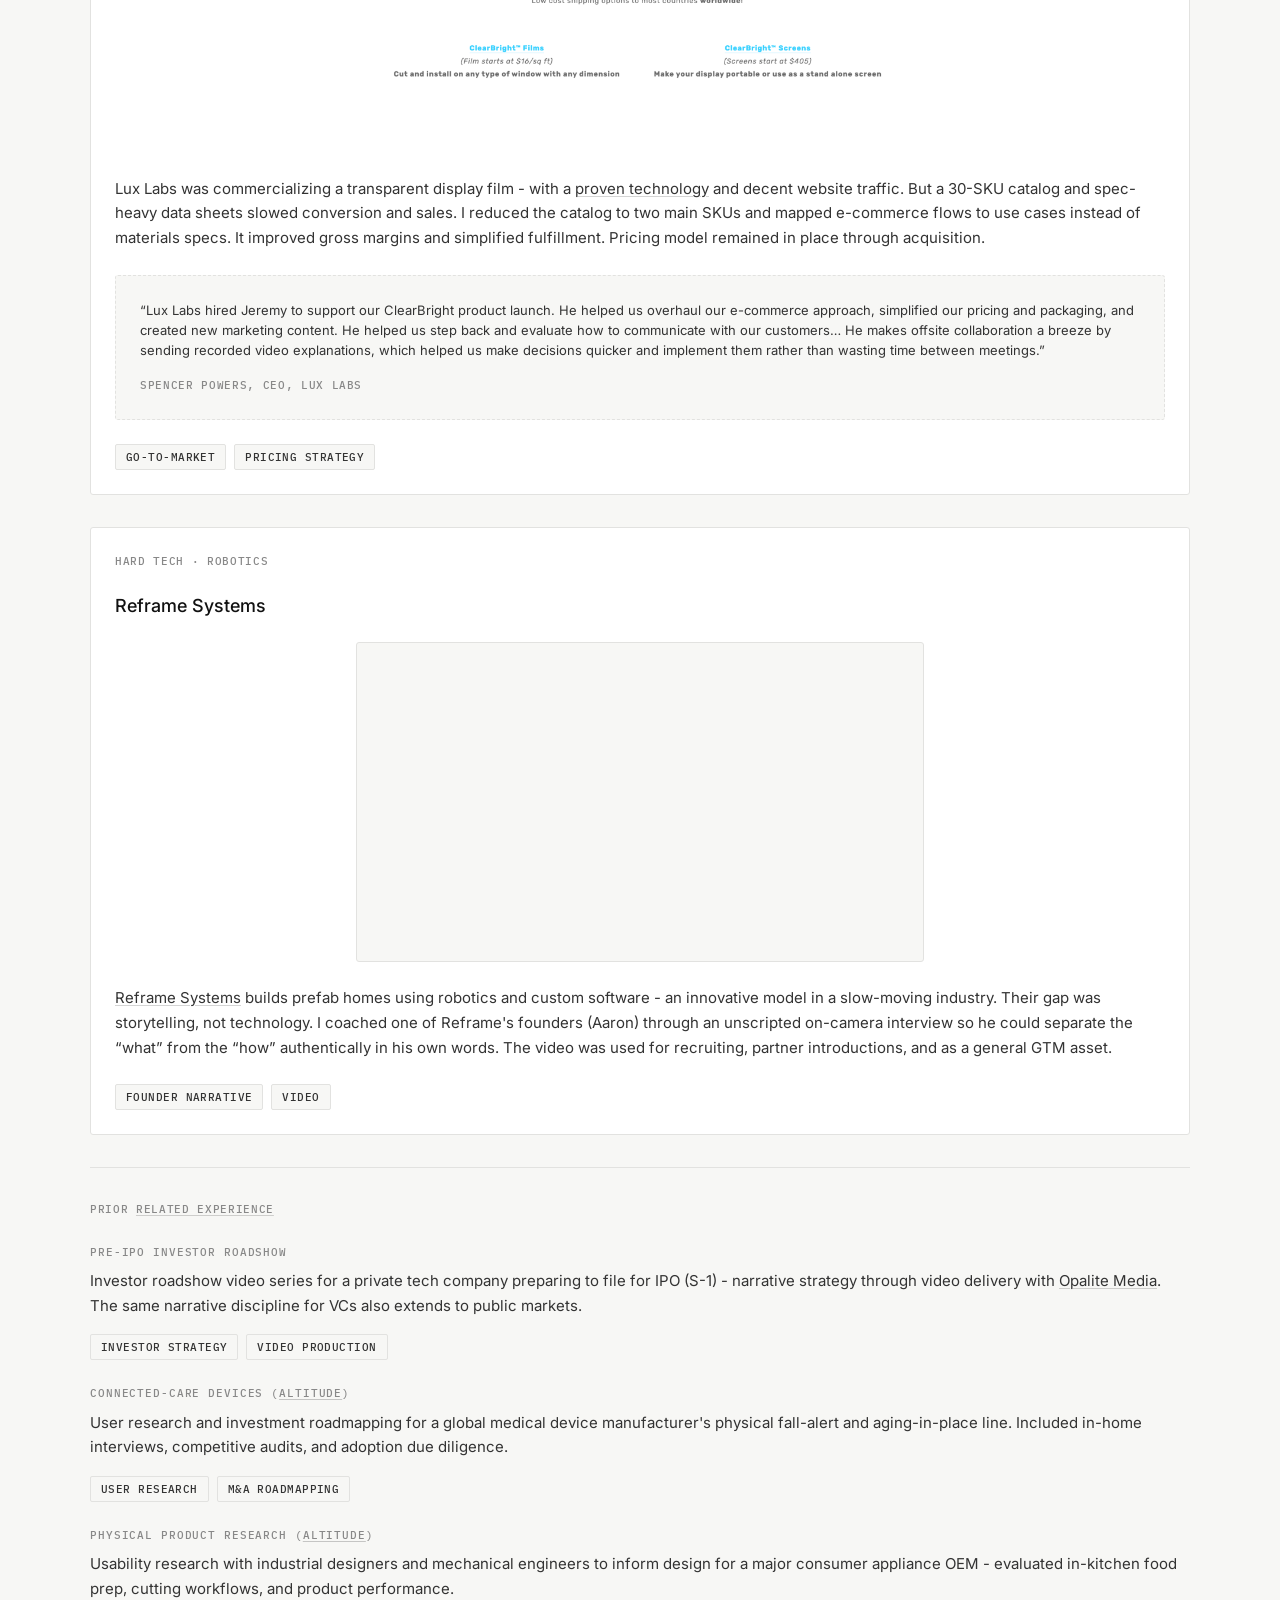
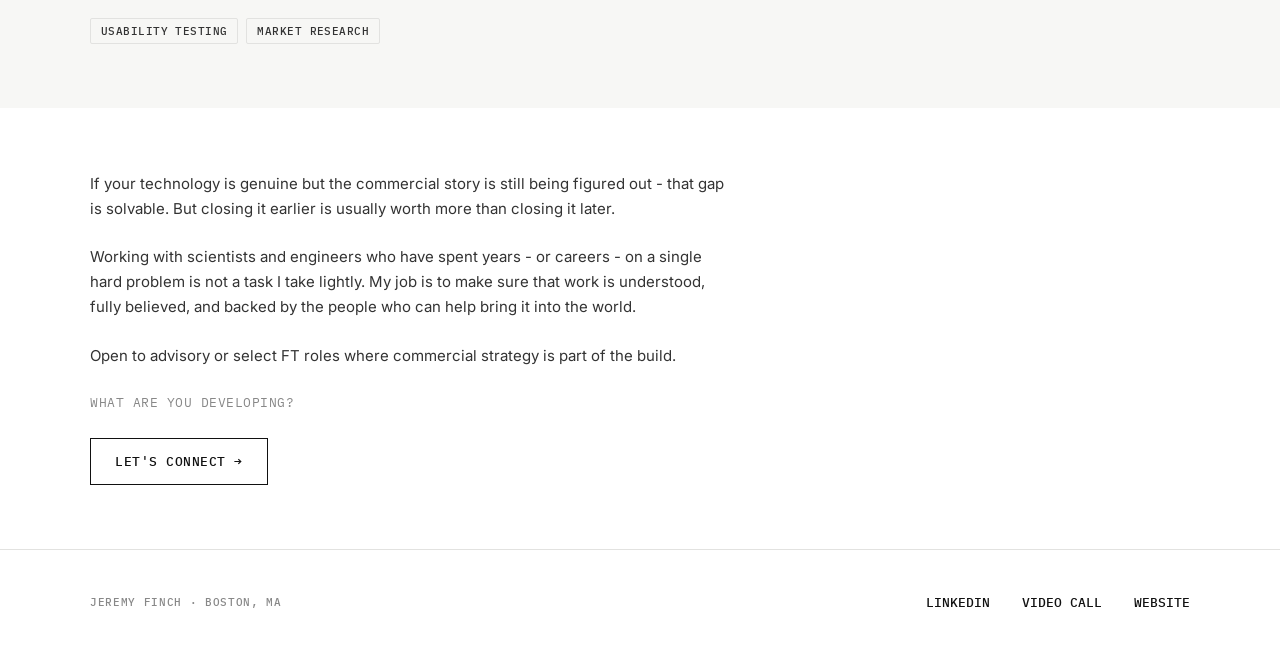
<file: v3/index.html>
<!DOCTYPE html>
<html lang="en">
<head>
  <meta charset="UTF-8">
  <meta name="viewport" content="width=device-width, initial-scale=1.0">
  <meta http-equiv="refresh" content="0; url=/archive/v3/">
  <link rel="canonical" href="https://work.jeremyafinch.com/archive/v3/">
  <title>Redirecting to V3 archive…</title>
</head>
<body>
  <p><a href="/archive/v3/">Continue to V3 archive</a></p>
</body>
</html>
</file>
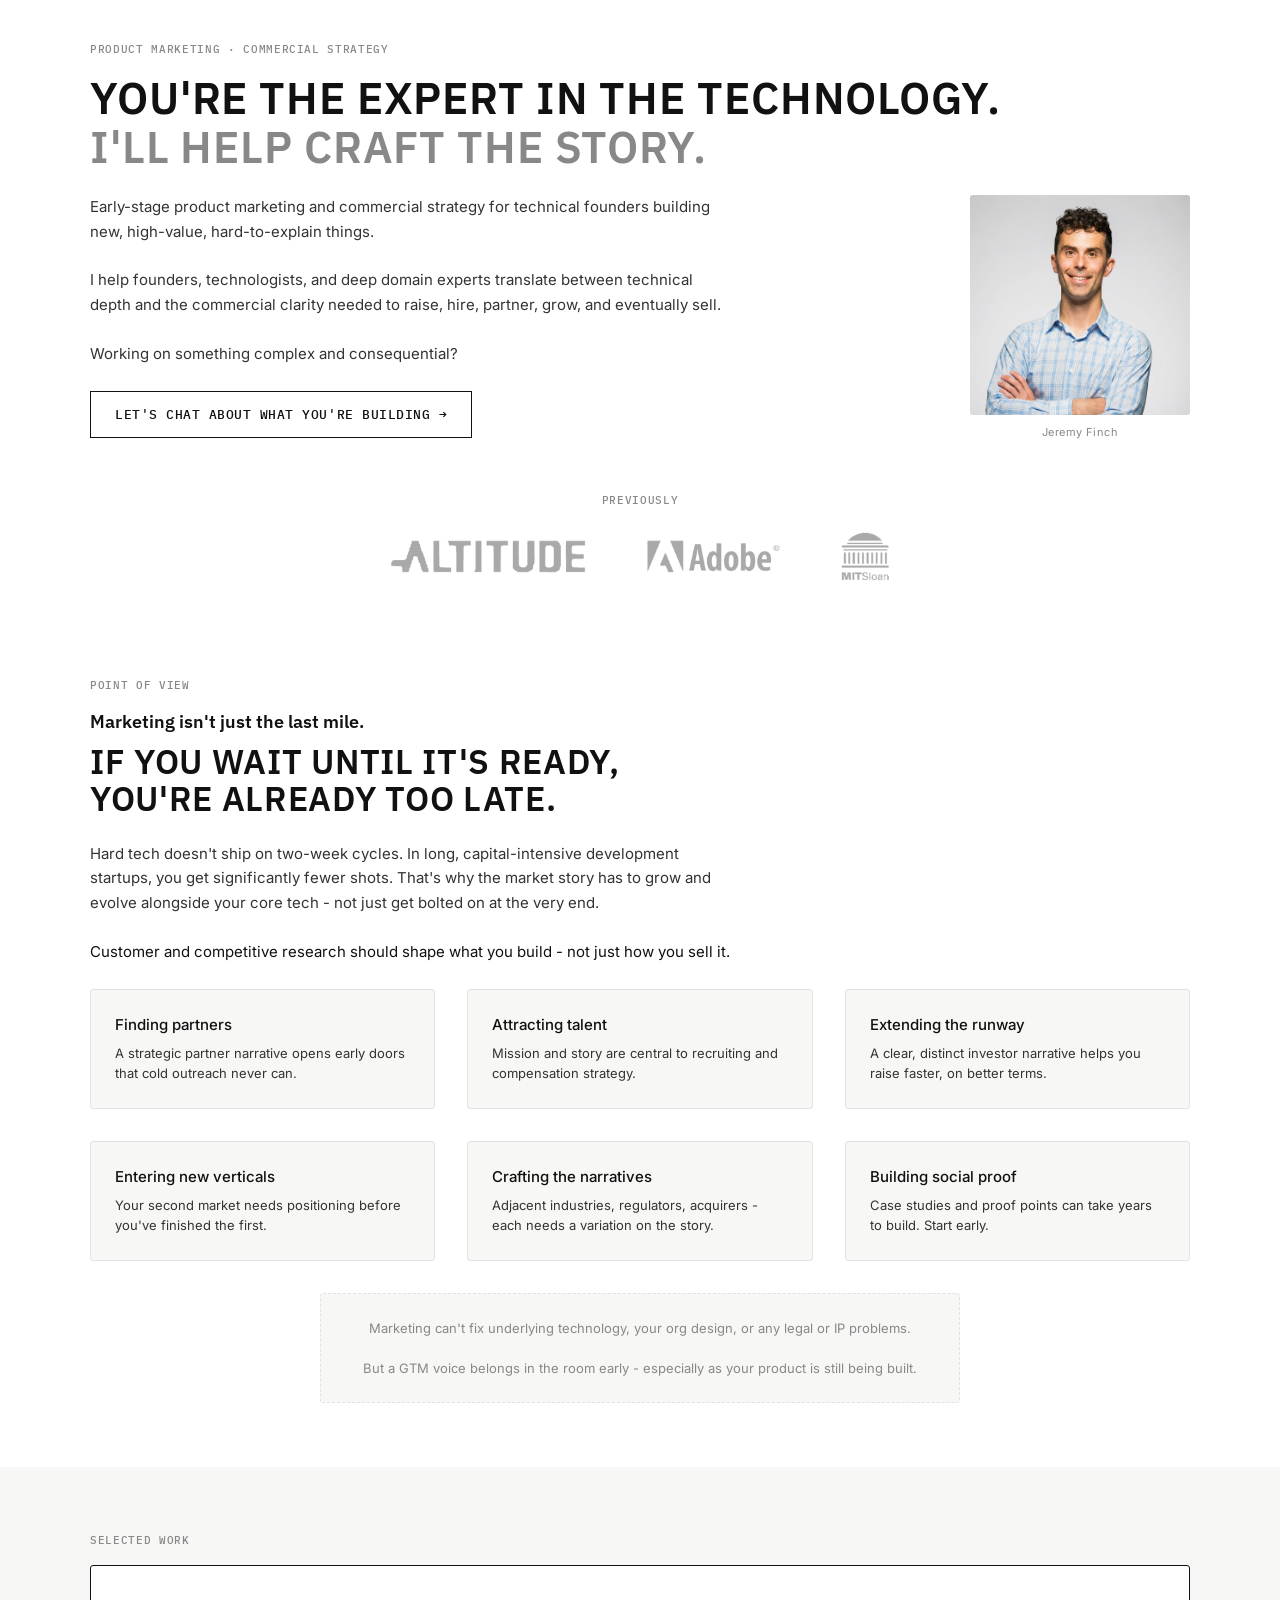
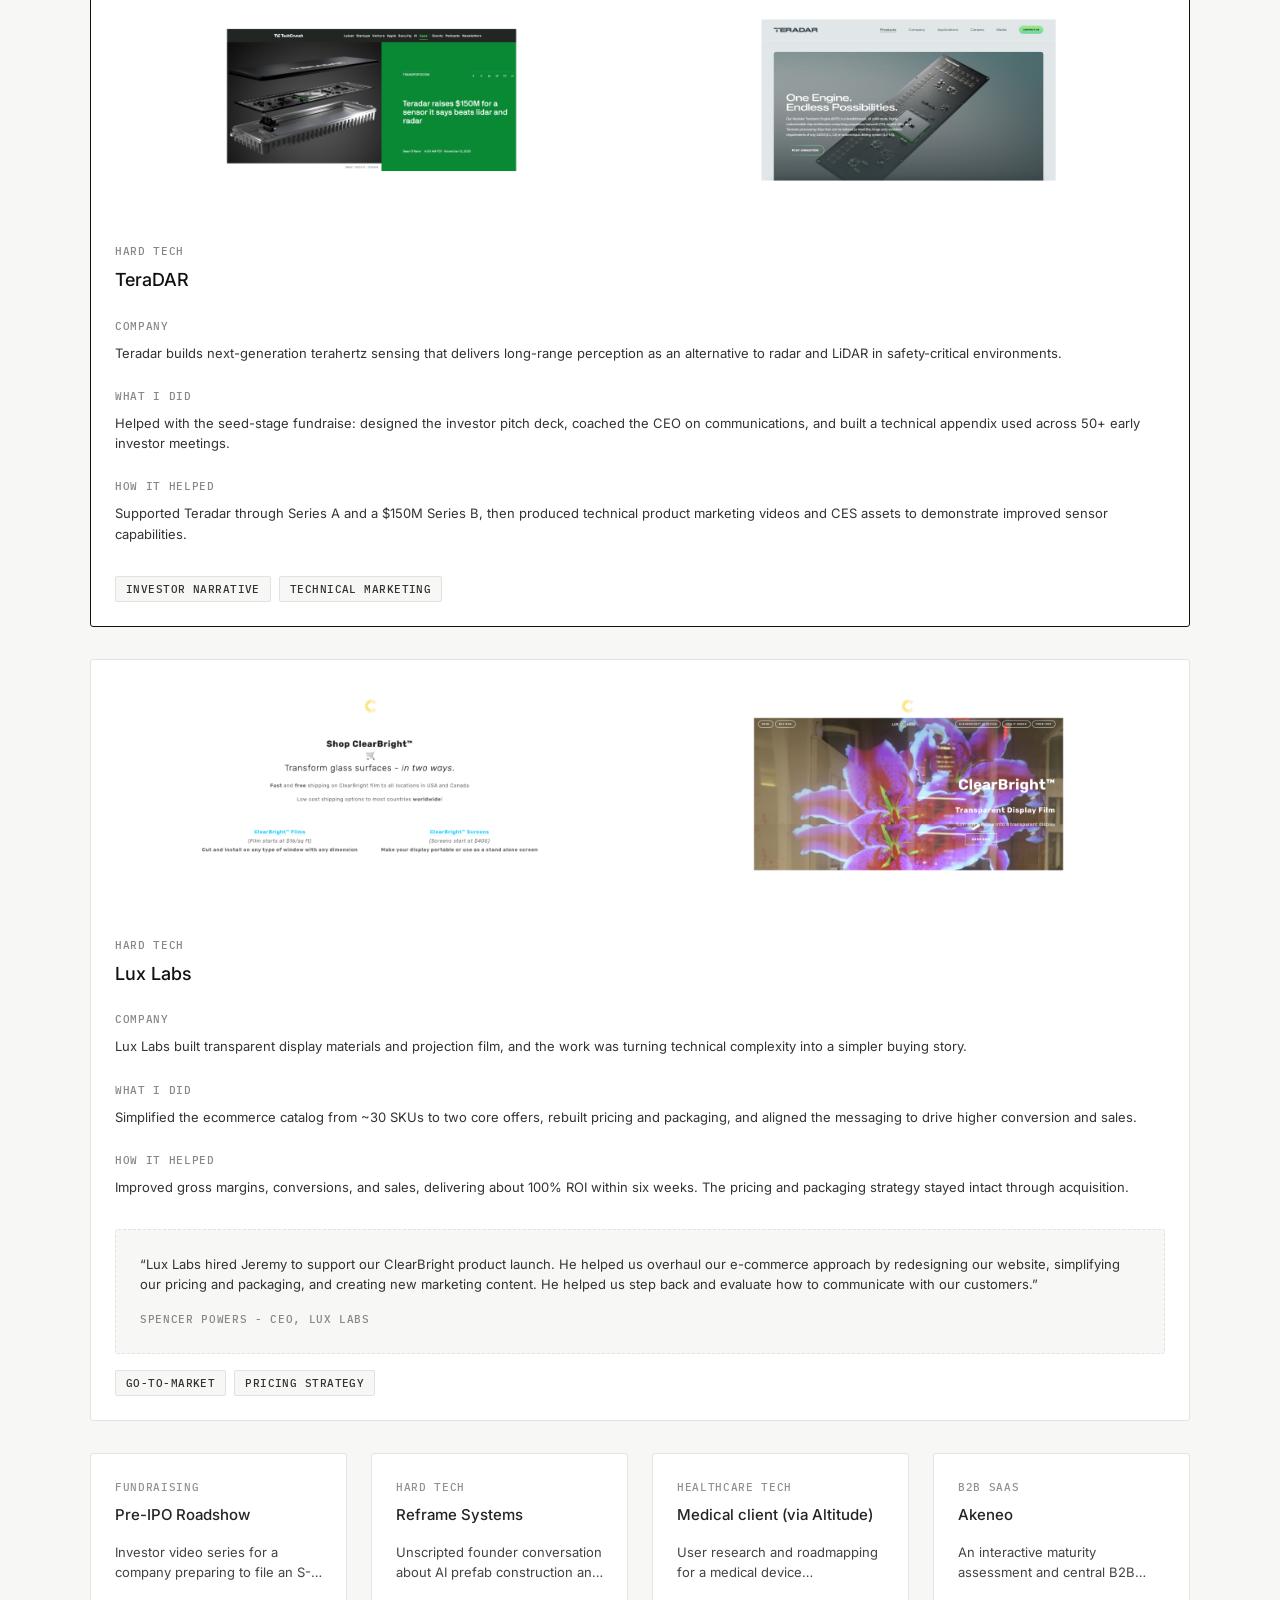
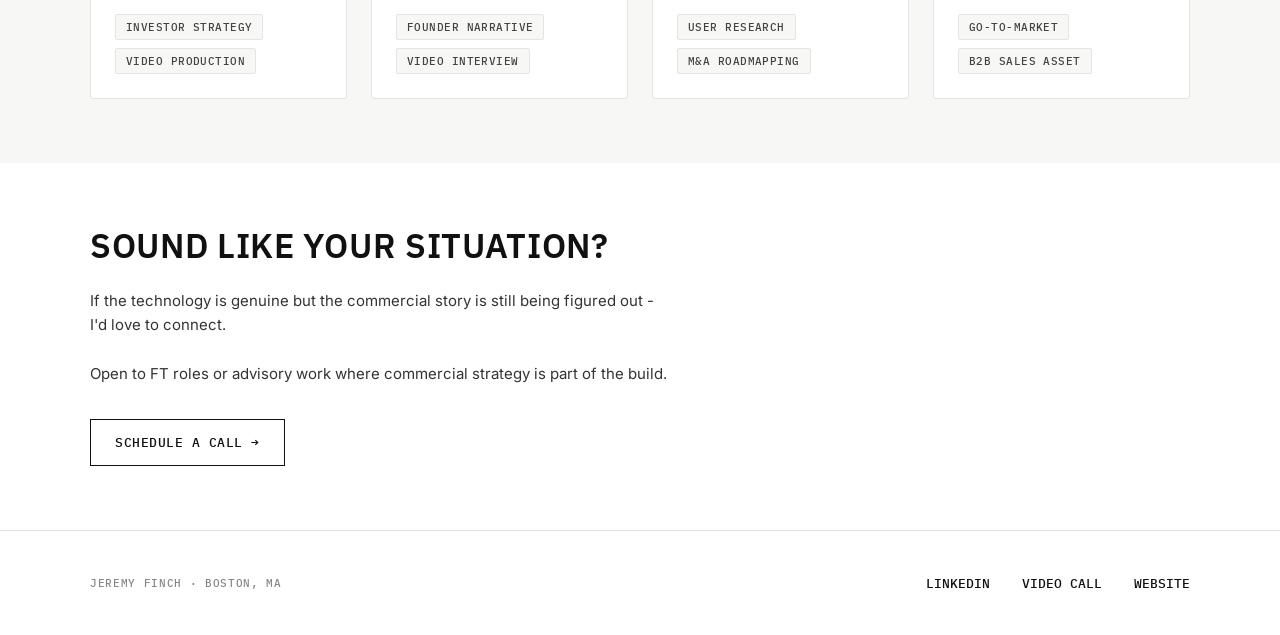
<file: archive/v1/index.html>
<!DOCTYPE html>
<!-- V1 archive - previous production layout. Preview at /archive/v1/ -->
<html lang="en">
<head>
  <meta charset="UTF-8">
  <meta name="viewport" content="width=device-width, initial-scale=1.0">
  <meta name="referrer" content="strict-origin-when-cross-origin">
  <meta name="robots" content="noindex, nofollow">
  <title>Jeremy Finch - Product Marketing &amp; Commercial Strategy (V1 archive)</title>
  <meta name="description" content="Product marketing and commercial strategy for hard tech and complex B2B products.">
  <link rel="canonical" href="https://work.jeremyafinch.com/archive/v1/">
  <meta name="theme-color" content="#111111">

  <link rel="icon" href="/favicon.svg" type="image/svg+xml">
  <link rel="apple-touch-icon" href="/favicon.svg">

  <meta property="og:type" content="website">
  <meta property="og:url" content="https://work.jeremyafinch.com/archive/v1/">
  <meta property="og:title" content="Jeremy Finch - Product Marketing &amp; Commercial Strategy">
  <meta property="og:description" content="Product marketing and commercial strategy for hard tech and complex B2B products.">
  <meta property="og:image" content="https://work.jeremyafinch.com/og-image.png">
  <meta property="og:image:width" content="1200">
  <meta property="og:image:height" content="630">
  <meta property="og:locale" content="en_US">
  <meta name="twitter:card" content="summary_large_image">
  <meta name="twitter:title" content="Jeremy Finch - Product Marketing &amp; Commercial Strategy">
  <meta name="twitter:description" content="Product marketing and commercial strategy for hard tech and complex B2B products.">
  <meta name="twitter:image" content="https://work.jeremyafinch.com/og-image.png">

  <!-- Fonts - IBM Plex Sans 600/700 + Inter 400/500 -->
  <link rel="preconnect" href="https://fonts.googleapis.com">
  <link rel="preconnect" href="https://fonts.gstatic.com" crossorigin>
  <link href="https://fonts.googleapis.com/css2?family=IBM+Plex+Mono:wght@400;500&family=IBM+Plex+Sans:wght@600;700&family=Inter:wght@400;500&display=swap" rel="stylesheet">

  <link rel="stylesheet" href="/styles.css">
</head>
<body>

  <main>

    <!-- ================================================================== -->
    <!-- SECTION 1 - HERO                                                   -->
    <!-- ================================================================== -->
    <section id="hero" class="hero section" aria-labelledby="hero-headline">
      <div class="hero__inner">

        <span class="eyebrow">Product marketing · commercial strategy</span>

        <h1 id="hero-headline" class="hero-headline headline">
          <span class="hero-headline__primary">You're the expert in the technology.</span>
          <span class="hero-headline__accent">I'll help craft the story.</span>
        </h1>

        <div id="about" class="hero-intro">

          <div class="hero-intro__content">
            <div class="hero__pitch">
              <p class="prose">Early-stage product marketing and commercial strategy for technical founders building new, high-value, hard-to-explain things.</p>
              <p class="prose">I help founders, technologists, and deep domain experts translate between technical depth and the commercial clarity needed to raise, hire, partner, grow, and eventually sell.</p>
              <p class="prose">Working on something complex and consequential?</p>
            </div>

            <p class="hero__cta-wrap">
              <a class="cta" href="https://calendly.com/jeremyfinch_meeting/15_min" target="_blank" rel="noopener noreferrer">
                Let's chat about what you're building →
              </a>
            </p>
          </div>

          <div class="hero-intro__photo">
            <img
              class="hero-intro__photo-img"
              src="/img/photo.jpg"
              alt="Jeremy Finch"
              width="480"
              height="600"
            >
            <a
              class="hero-intro__photo-caption"
              href="https://www.linkedin.com/in/jeremyfinch/"
              target="_blank"
              rel="noopener noreferrer"
            >Jeremy Finch</a>
          </div>

        </div>

        <!-- Logo bar - credentials appear ONCE on the entire page (see design.md) -->
        <div class="logo-bar" aria-label="Previously">
          <span class="logo-bar__label">Previously</span>
          <img
            class="logo-bar__img"
            src="/img/logos.png"
            alt="Altitude, Adobe, HubSpot, and MIT Sloan"
            width="9100"
            height="1068"
          >
        </div>

      </div>
    </section>

    <!-- ================================================================== -->
    <!-- SECTION 2 - POINT OF VIEW                                          -->
    <!-- ================================================================== -->
    <section id="point-of-view" class="section section--follow-hero" aria-labelledby="pov-headline">
      <div class="section__inner">

        <span class="eyebrow">Point of view</span>

        <p class="pov__kicker">Marketing isn't just the last mile.</p>

        <h2 id="pov-headline" class="section-headline headline">
          If you wait until it's ready, you're already too late.
        </h2>

        <p class="prose">
          Hard tech doesn't ship on two-week cycles. In long, capital-intensive development startups, you get significantly fewer shots. That's why the market story has to grow and evolve alongside your core tech - not just get bolted on at the very end.
        </p>

        <p class="prose pov__research">Customer and competitive research should shape what you build - not just how you sell it.</p>

        <div class="card-grid card-grid--pov">

          <article class="card pov-card">
            <h3 class="pov-card__title">Finding partners</h3>
            <p class="pov-card__text">A strategic partner narrative opens early doors that cold outreach never can.</p>
          </article>

          <article class="card pov-card">
            <h3 class="pov-card__title">Attracting talent</h3>
            <p class="pov-card__text">Mission and story are central to recruiting and compensation strategy.</p>
          </article>

          <article class="card pov-card">
            <h3 class="pov-card__title">Extending the runway</h3>
            <p class="pov-card__text">A clear, distinct investor narrative helps you raise faster, on better terms.</p>
          </article>

          <article class="card pov-card">
            <h3 class="pov-card__title">Entering new verticals</h3>
            <p class="pov-card__text">Your second market needs positioning before you've finished the first.</p>
          </article>

          <article class="card pov-card">
            <h3 class="pov-card__title">Crafting the narratives</h3>
            <p class="pov-card__text">Adjacent industries, regulators, acquirers - each needs a variation on the story.</p>
          </article>

          <article class="card pov-card">
            <h3 class="pov-card__title">Building social proof</h3>
            <p class="pov-card__text">Case studies and proof points can take years to build. Start early.</p>
          </article>

        </div>

        <p class="prose honest-limit">
          Marketing can't fix underlying technology, your org design, or any legal or IP problems.<br><br>
          But a GTM voice belongs in the room early - especially as your product is still being built.
        </p>

      </div>
    </section>

    <!-- ================================================================== -->
    <!-- SECTION 3 - SELECTED WORK                                          -->
    <!-- ================================================================== -->
    <section id="selected-work" class="section section--surface" aria-labelledby="work-eyebrow">
      <div class="section__inner">

        <span id="work-eyebrow" class="eyebrow">Selected work</span>

        <div class="work-featured">

          <!-- Featured - TeraDAR (marquee, fully visible) -->
          <article class="work-featured__item work-featured__item--marquee" aria-label="TeraDAR case study">
            <div class="work-featured__content">
              <span class="work-featured__tag">Hard tech</span>
              <h3 class="work-featured__title">TeraDAR</h3>
              <div class="work-featured__sections">
                <div class="work-featured__section">
                  <h4 class="work-featured__label">Company</h4>
                  <p class="work-featured__text">Teradar builds next-generation terahertz sensing that delivers long-range perception as an alternative to radar and LiDAR in safety-critical environments.</p>
                </div>
                <div class="work-featured__section">
                  <h4 class="work-featured__label">What I did</h4>
                  <p class="work-featured__text">Helped with the seed-stage fundraise: designed the investor pitch deck, coached the CEO on communications, and built a technical appendix used across 50+ early investor meetings.</p>
                </div>
                <div class="work-featured__section">
                  <h4 class="work-featured__label">How it helped</h4>
                  <p class="work-featured__text">Supported Teradar through Series A and a $150M Series B, then produced technical product marketing videos and CES assets to demonstrate improved sensor capabilities.</p>
                </div>
              </div>
              <div class="work-featured__pills" aria-label="Services">
                <span class="pill">Investor narrative</span>
                <span class="pill">Technical marketing</span>
              </div>
            </div>
            <figure class="work-featured__media">
              <a
                class="work-featured__thumb"
                href="/img/work-teradar-techcrunch-feature.png"
                target="_blank"
                rel="noopener noreferrer"
                aria-label="View full-size screenshot: Teradar TechCrunch coverage"
              >
                <img
                  class="work-featured__img"
                  src="/img/work-teradar-techcrunch-feature.png"
                  alt="TechCrunch announcement screenshot featuring Teradar next-generation terahertz sensing fundraising"
                  width="1200"
                  height="675"
                  loading="lazy"
                >
              </a>
              <a
                class="work-featured__thumb"
                href="/img/work-teradar-feature.png"
                target="_blank"
                rel="noopener noreferrer"
                aria-label="View full-size screenshot: Teradar product website"
              >
                <img
                  class="work-featured__img"
                  src="/img/work-teradar-feature.png"
                  alt="Teradar product website screenshot highlighting next-generation terahertz vision capabilities"
                  width="1200"
                  height="675"
                  loading="lazy"
                >
              </a>
            </figure>
          </article>

          <!-- Featured - Lux Labs (fully visible) -->
          <article class="work-featured__item" aria-label="Lux Labs case study">
            <div class="work-featured__content">
              <span class="work-featured__tag">Hard tech</span>
              <h3 class="work-featured__title">Lux Labs</h3>
              <div class="work-featured__sections">
                <div class="work-featured__section">
                  <h4 class="work-featured__label">Company</h4>
                  <p class="work-featured__text">Lux Labs built transparent display materials and projection film, and the work was turning technical complexity into a simpler buying story.</p>
                </div>
                <div class="work-featured__section">
                  <h4 class="work-featured__label">What I did</h4>
                  <p class="work-featured__text">Simplified the ecommerce catalog from ~30 SKUs to two core offers, rebuilt pricing and packaging, and aligned the messaging to drive higher conversion and sales.</p>
                </div>
                <div class="work-featured__section">
                  <h4 class="work-featured__label">How it helped</h4>
                  <p class="work-featured__text">Improved gross margins, conversions, and sales, delivering about 100% ROI within six weeks. The pricing and packaging strategy stayed intact through acquisition.</p>
                </div>
              </div>

              <div class="work-featured__quote" aria-label="Client quote">
                <p class="work-featured__quote-text">&ldquo;Lux Labs hired Jeremy to support our ClearBright product launch. He helped us overhaul our e-commerce approach by redesigning our website, simplifying our pricing and packaging, and creating new marketing content. He helped us step back and evaluate how to communicate with our customers.&rdquo;</p>
                <p class="work-featured__quote-meta">Spencer Powers - CEO, Lux Labs</p>
              </div>

              <div class="work-featured__pills" aria-label="Services">
                <span class="pill">Go-to-market</span>
                <span class="pill">Pricing strategy</span>
              </div>
            </div>
            <figure class="work-featured__media">
              <a
                class="work-featured__thumb"
                href="/img/work-lux-feature-02.png"
                target="_blank"
                rel="noopener noreferrer"
                aria-label="View full-size screenshot: Lux Labs ClearBright product display"
              >
                <img
                  class="work-featured__img"
                  src="/img/work-lux-feature-02.png"
                  alt="Lux Labs product display screenshot for ClearBright transparent projection film"
                  width="1200"
                  height="675"
                  loading="lazy"
                >
              </a>
              <a
                class="work-featured__thumb"
                href="/img/work-lux-feature-01.png"
                target="_blank"
                rel="noopener noreferrer"
                aria-label="View full-size screenshot: Lux Labs ClearBright product page"
              >
                <img
                  class="work-featured__img"
                  src="/img/work-lux-feature-01.png"
                  alt="Lux Labs ClearBright product page screenshot"
                  width="1200"
                  height="675"
                  loading="lazy"
                >
              </a>
            </figure>
          </article>

        </div>

        <div class="work-secondary">
          <div class="card-grid card-grid--work card-grid--work-secondary" aria-label="Additional work">

          <!-- Work card 3 - Pre-IPO Roadshow -->
          <button type="button" class="card work-card" data-modal="pre-ipo" aria-haspopup="dialog">
            <span class="work-card__tag">Fundraising</span>
            <span class="work-card__company">Pre-IPO Roadshow</span>
            <span class="work-card__descriptor">Investor video series for a company preparing to file an S-1 (IPO).</span>
            <span class="work-card__pills">
              <span class="pill">Investor strategy</span>
              <span class="pill">Video production</span>
            </span>
          </button>

          <!-- Work card 4 - Reframe Systems -->
          <button type="button" class="card work-card" data-modal="reframe" aria-haspopup="dialog">
            <span class="work-card__tag">Hard tech</span>
            <span class="work-card__company">Reframe Systems</span>
            <span class="work-card__descriptor">Unscripted founder conversation about AI prefab construction and robotics.</span>
            <span class="work-card__pills">
              <span class="pill">Founder narrative</span>
              <span class="pill">Video interview</span>
            </span>
          </button>

          <!-- Work card 5 - Altitude -->
          <button type="button" class="card work-card" data-modal="altitude" aria-haspopup="dialog">
            <span class="work-card__tag">Healthcare tech</span>
            <span class="work-card__company">Medical client (via Altitude)</span>
            <span class="work-card__descriptor">User research and roadmapping for a medical device manufacturer.</span>
            <span class="work-card__pills">
              <span class="pill">User research</span>
              <span class="pill">M&amp;A roadmapping</span>
            </span>
          </button>

          <!-- Work card 6 - Akeneo -->
          <button type="button" class="card work-card" data-modal="akeneo" aria-haspopup="dialog">
            <span class="work-card__tag">B2B SaaS</span>
            <span class="work-card__company">Akeneo</span>
            <span class="work-card__descriptor">An interactive maturity assessment and central B2B lead-gen asset.</span>
            <span class="work-card__pills">
              <span class="pill">Go-to-market</span>
              <span class="pill">B2B sales asset</span>
            </span>
          </button>

          </div>
        </div>

      </div>
    </section>

    <!-- ================================================================== -->
    <!-- SECTION 4 - CONTACT                                                -->
    <!-- ================================================================== -->
    <section id="contact" class="section" aria-labelledby="contact-headline">
      <div class="section__inner">

        <h2 id="contact-headline" class="contact-headline headline">Sound like your situation?</h2>

        <p class="contact__intro prose">If the technology is genuine but the commercial story is still being figured out -<br>
        I'd love to connect.</p>

        <p class="contact__availability prose">Open to FT roles or advisory work where commercial strategy is part of the build.</p>

        <p class="contact__cta-wrap">
          <a class="cta" href="https://calendly.com/jeremyfinch_meeting/15_min" target="_blank" rel="noopener noreferrer">
            Schedule a call →
          </a>
        </p>

      </div>
    </section>

  </main>

  <!-- ================================================================== -->
  <!-- SECTION 6 - FOOTER                                                 -->
  <!-- ================================================================== -->
  <footer class="site-footer">
    <div class="site-footer__inner">
      <p class="site-footer__brand">Jeremy Finch · Boston, MA</p>
      <ul class="site-footer__links">
        <li>
          <a href="https://www.linkedin.com/in/jeremyfinch/" target="_blank" rel="noopener noreferrer">LinkedIn</a>
        </li>
        <li>
          <a href="https://calendly.com/jeremyfinch_meeting/15_min" target="_blank" rel="noopener noreferrer">Video call</a>
        </li>
        <li>
          <a href="https://jeremyafinch.com/" target="_blank" rel="noopener noreferrer">Website</a>
        </li>
      </ul>
    </div>
  </footer>

  <!-- ================================================================== -->
  <!-- MODAL - work case studies (content swapped by scripts.js)          -->
  <!-- ================================================================== -->
  <div id="modal-overlay" class="modal-overlay" aria-hidden="true" role="presentation">
    <div class="modal-panel" role="dialog" aria-modal="true" aria-labelledby="modal-title">

      <button type="button" id="modal-close" class="modal-close" aria-label="Close dialog">×</button>

      <!-- Modal: TeraDAR -->
      <article id="modal-teradar" class="modal-content" hidden>
        <h2 id="modal-title" class="modal-content__title">Teradar</h2>
        <h3>Situation</h3>
        <p>Pre-seed advisory engagement with a novel deep tech company that needed to translate differentiated sensor tech into a story investors could fund. Scope included investor narrative development, pitch deck design, and ongoing technical product marketing.</p>
        <h3>Outcome</h3>
        <p>Multiple rounds raised at increasing valuations. Exited stealth publicly in 2025. Worked closely with Teradar's CEO and SVP of Product. Produced CES demo video content.</p>
        <!-- modal.teradar.placeholder.image -->
        <figure class="modal-figure">
          <img
            class="modal-figure__img"
            src="/img/work-01.png"
            alt="Teradar website hero showing terahertz sensor visualization and product positioning"
            width="1024"
            height="576"
            loading="lazy"
          >
        </figure>
      </article>

      <!-- Modal: Lux Labs -->
      <article id="modal-lux-labs" class="modal-content" hidden>
        <h2 class="modal-content__title">Lux Labs Displays</h2>
        <h3>Situation</h3>
        <p>Consulting project with an MIT transparent projection film startup. They had significant web traffic but weak conversion and low sales. A 30-SKU product line was too complex. Messaging led with technical specs instead of user language and B2B outcomes.</p>
        <h3>Outcome</h3>
        <p>Product line was simplified to two offerings (B2B and B2C paths). 100% ROI within 6 weeks through sales uplift and improved margins. Website and pricing structure held through acquisition.</p>
        <!-- TESTIMONIAL QUOTE PLACEHOLDER -->
        <div class="modal-placeholder">&ldquo;Lux Labs hired Jeremy to support our ClearBright product launch. He helped us overhaul our e-commerce approach by redesigning our website, simplifying our pricing and packaging, and creating new marketing content. He helped us step back and evaluate how to communicate with our customers.&rdquo;<br>
        - Spencer Powers (CEO, Lux Labs)</div>
        <!-- modal.lux.placeholder.image -->
        <figure class="modal-figure">
          <img
            class="modal-figure__img"
            src="/img/work-02.png"
            alt="Lux Labs Displays website and ClearBright transparent projection film product marketing"
            width="1200"
            height="675"
            loading="lazy"
          >
        </figure>
      </article>

      <!-- Modal: Pre-IPO Roadshow -->
      <article id="modal-pre-ipo" class="modal-content" hidden>
        <h2 class="modal-content__title">IPO Multimedia Roadshow</h2>
        <h3>Situation</h3>
        <p>Consulting project for a private tech company that needed a video series to anchor their pre-IPO institutional investor roadshow - a high-stakes, regulated process, on a compressed timeline.</p>
        <h3>Outcome</h3>
        <p>The company ultimately pivoted from IPO to a private equity raise approach due to market conditions. But the fundraise succeeded. And the narrative held through the pivot.</p>
        <!-- modal.preipo.placeholder.image -->
        <figure class="modal-figure">
          <img
            class="modal-figure__img"
            src="/img/work-03.jpg"
            alt="Opalite video grid layout for pre-IPO institutional investor roadshow multimedia"
            width="1200"
            height="675"
            loading="lazy"
          >
        </figure>
      </article>

      <!-- Modal: Reframe Systems -->
      <article id="modal-reframe" class="modal-content" hidden>
        <h2 class="modal-content__title">Reframe Systems</h2>
        <h3>Situation</h3>
        <p>I recorded an unscripted video conversation with the co-founder of a robotics-enabled construction startup (Reframe Systems) that needed to articulate a complex story spanning AI, prefab manufacturing, and BizOps innovation.</p>
        <h3>Outcome</h3>
        <p>Produced and edited a 30 min interview to articulate Reframe's full narrative - technology, market, and vision - in plain language. Used for PR / media, recruiting, and GTM alignment.</p>
        <!-- modal.reframe.placeholder.video -->
        <div class="modal-video">
          <iframe
            data-src="https://www.youtube.com/embed/FPPJ4673UKQ"
            title="Reframe Systems interview"
            referrerpolicy="strict-origin-when-cross-origin"
            allow="accelerometer; autoplay; clipboard-write; encrypted-media; gyroscope; picture-in-picture; web-share"
            allowfullscreen
          ></iframe>
        </div>
      </article>

      <!-- Modal: Altitude -->
      <article id="modal-altitude" class="modal-content" hidden>
        <h2 class="modal-content__title">Medical device company</h2>
        <h3>Situation</h3>
        <p>FT user research at Altitude, an industrial design firm (acq, Accenture). Did in-context qualitative research and technical / product roadmapping for a medical device manufacturer navigating complex clinical requirements related to seniors aging independently at home.</p>
        <h3>Outcome</h3>
        <p>Research findings shaped product direction for the next generation of fall alert solutions and informed M&amp;A acquisition priorities for adjacent connected care technologies.</p>
        <!-- modal.altitude.placeholder.image -->
        <figure class="modal-figure">
          <img
            class="modal-figure__img"
            src="/img/work-04.png"
            alt="Altitude user research workshop with affinity mapping and in-context medical device research synthesis"
            width="1024"
            height="576"
            loading="lazy"
          >
        </figure>
      </article>

      <!-- Modal: Akeneo -->
      <article id="modal-akeneo" class="modal-content" hidden>
        <h2 class="modal-content__title">Akeneo</h2>
        <h3>Situation</h3>
        <p>Contract product marketing role at Akeneo. The team needed a scalable way to qualify enterprise prospects, retain existing accounts, and communicate value across a complex B2B buying process.</p>
        <h3>Outcome</h3>
        <p>Built a key GTM tool that has run for 6+ years, generated tens of thousands of data points, and automated lead routing. Translated and localized into four languages. Still in use.</p>
        <!-- TESTIMONIAL QUOTE PLACEHOLDER -->
        <div class="modal-placeholder">&ldquo;Jeremy delivered an integrated online assessment tool for us that is a key part of our overall GTM strategy. He identified the deliverables and risks, created a roadmap to meet our aggressive timeline, and kept us on track with detailed multimedia updates. We couldn't be happier with the partnership.&rdquo;<br>
        Kristin Naragon (Chief Strategy Officer, Akeneo)</div>
        <!-- modal.akeneo.placeholder.image -->
        <figure class="modal-figure">
          <img
            class="modal-figure__img"
            src="/img/work-05.png"
            alt="Akeneo maturity assessment and B2B product marketing lead generation tool"
            width="1200"
            height="675"
            loading="lazy"
          >
        </figure>
      </article>

    </div>
  </div>

  <script src="/scripts.js"></script>
</body>
</html>
</file>
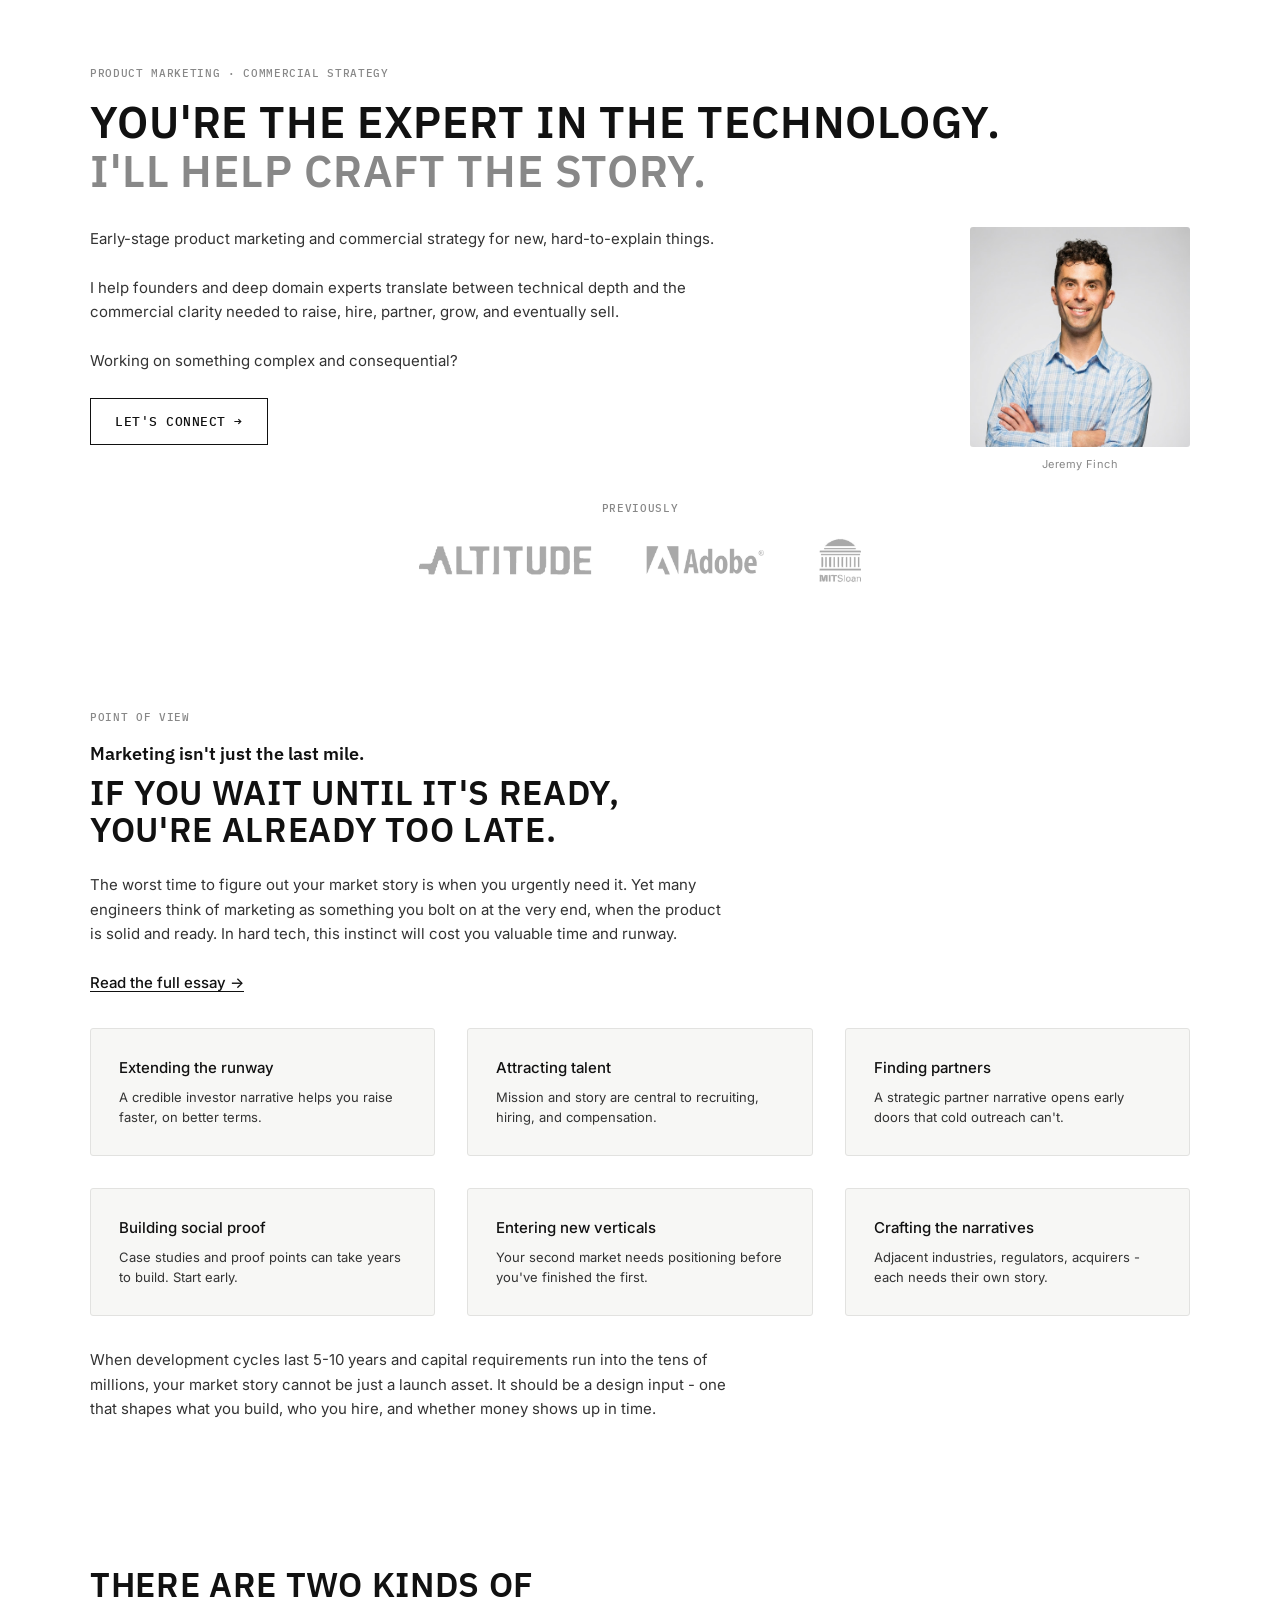
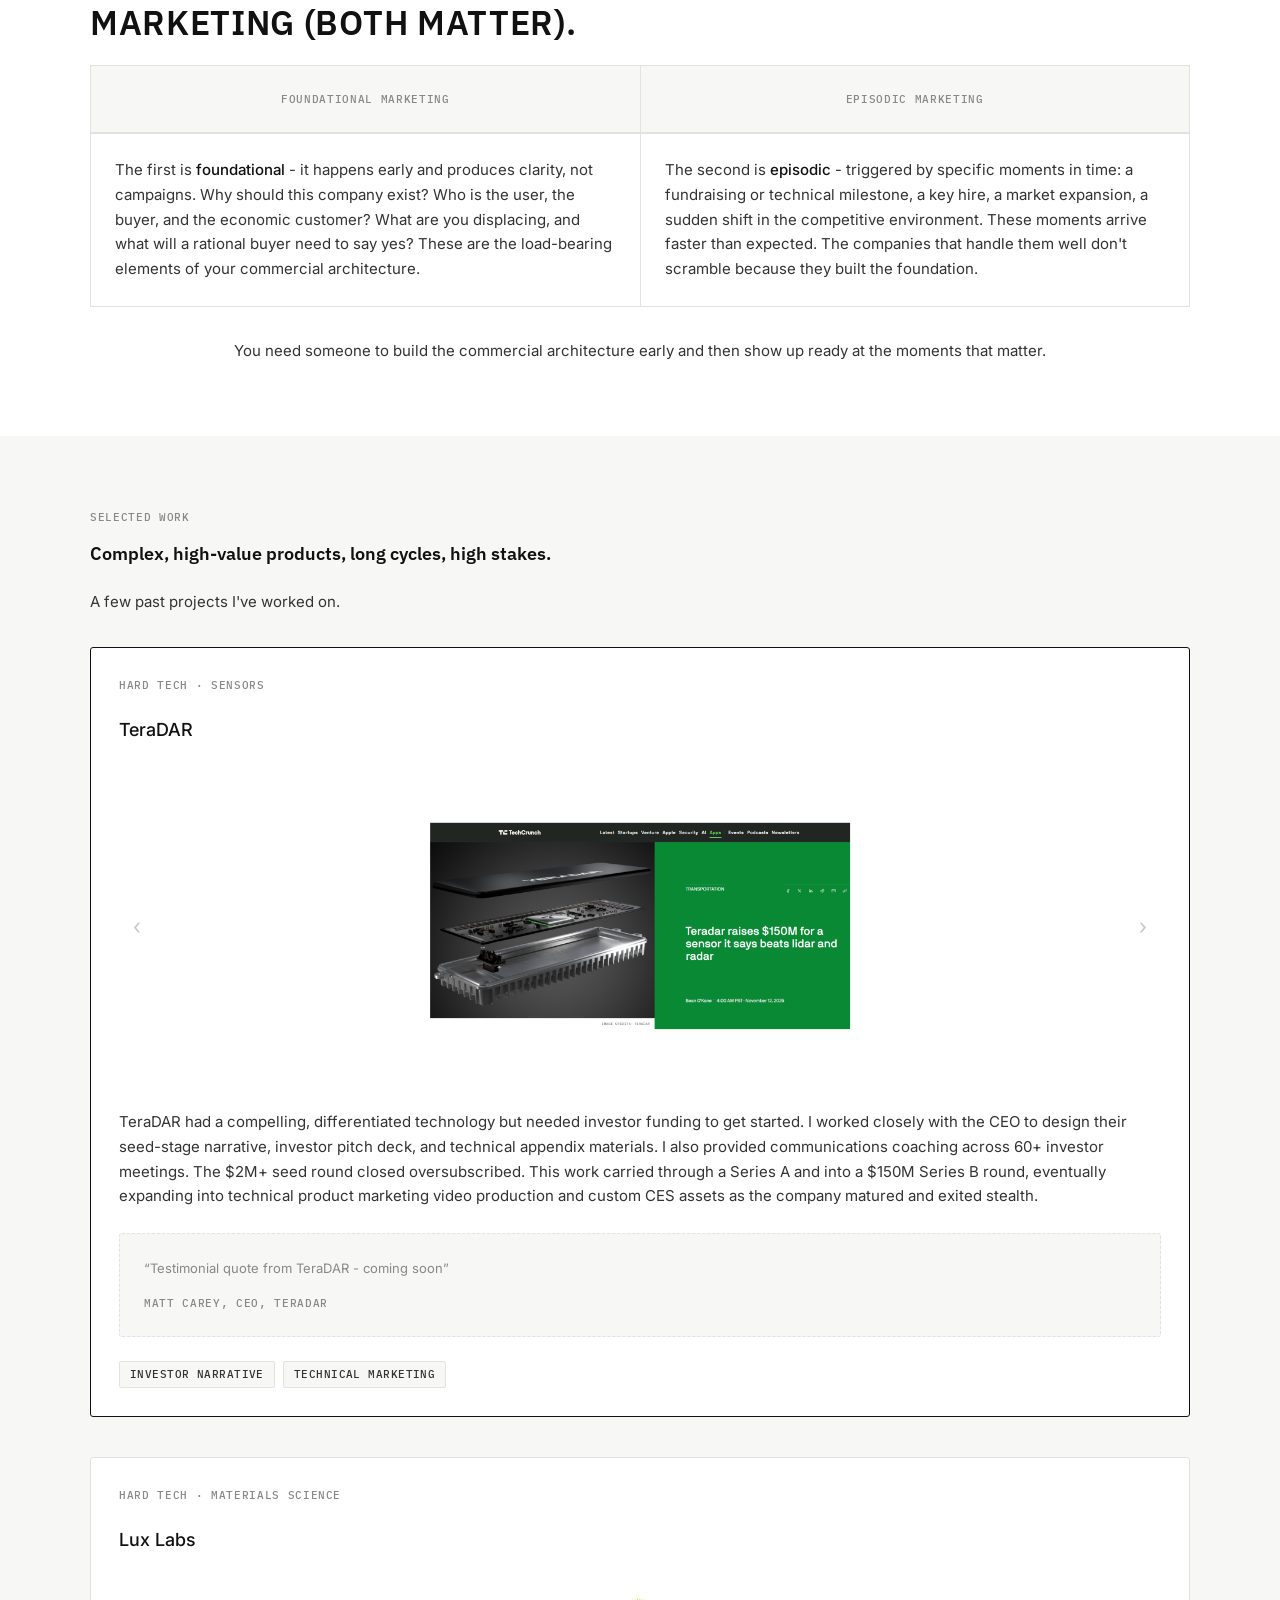
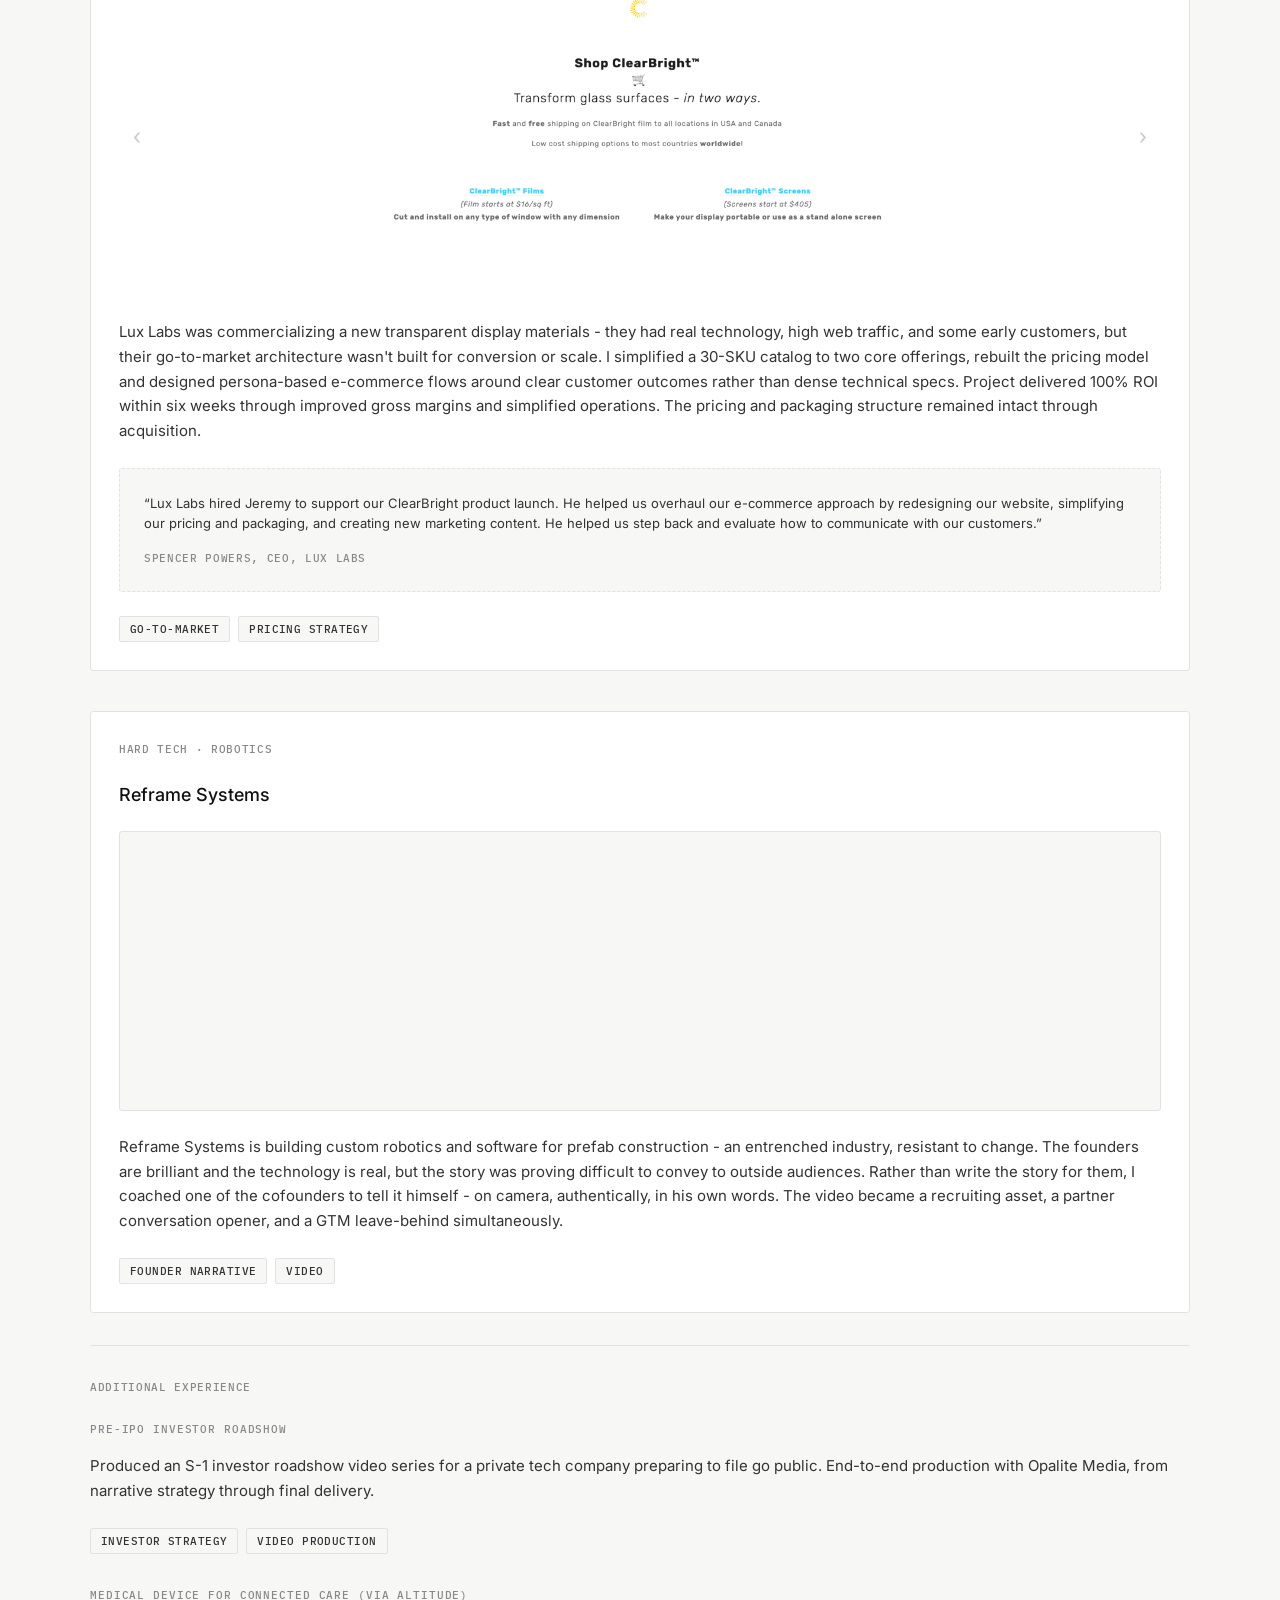
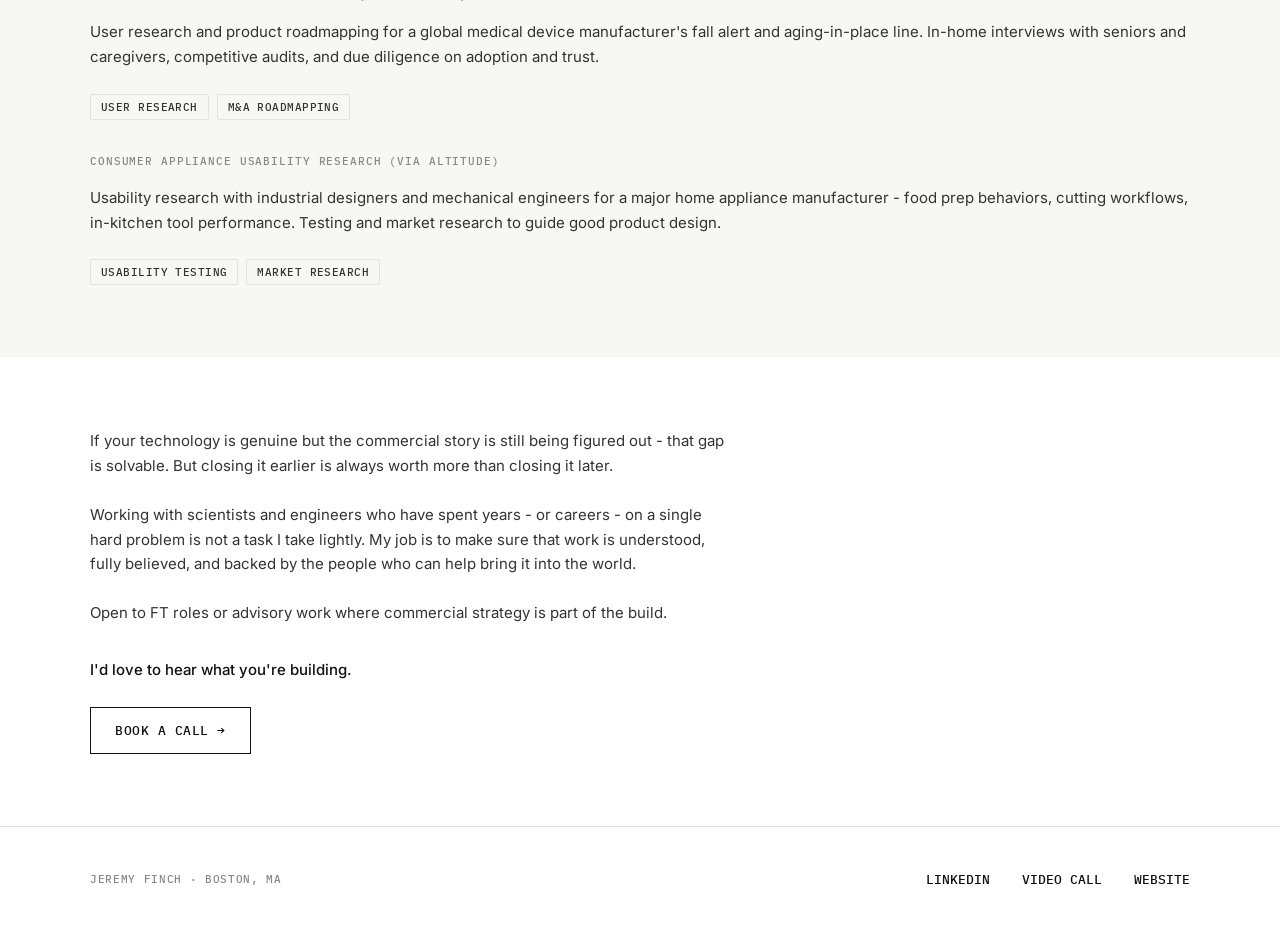
<file: archive/v2/index.html>
<!DOCTYPE html>
<!-- V2 archive (frozen) - preview at /archive/v2/ or open this file locally -->
<html lang="en">
<head>
  <meta charset="UTF-8">
  <meta name="viewport" content="width=device-width, initial-scale=1.0">
  <meta name="referrer" content="strict-origin-when-cross-origin">
  <meta name="robots" content="noindex, nofollow">
  <title>Jeremy Finch - Product Marketing &amp; Commercial Strategy (V2 archive)</title>
  <meta name="description" content="Product marketing and commercial strategy for hard tech and complex B2B products.">
  <link rel="canonical" href="https://work.jeremyafinch.com/archive/v2/">
  <meta name="theme-color" content="#111111">

  <link rel="icon" href="../../favicon.svg" type="image/svg+xml">
  <link rel="apple-touch-icon" href="../../favicon.svg">

  <meta property="og:type" content="website">
  <meta property="og:url" content="https://work.jeremyafinch.com/">
  <meta property="og:title" content="Jeremy Finch - Product Marketing &amp; Commercial Strategy">
  <meta property="og:description" content="Product marketing and commercial strategy for hard tech and complex B2B products.">
  <meta property="og:image" content="https://work.jeremyafinch.com/og-image.png">
  <meta property="og:image:width" content="1200">
  <meta property="og:image:height" content="630">
  <meta property="og:locale" content="en_US">
  <meta name="twitter:card" content="summary_large_image">
  <meta name="twitter:title" content="Jeremy Finch - Product Marketing &amp; Commercial Strategy">
  <meta name="twitter:description" content="Product marketing and commercial strategy for hard tech and complex B2B products.">
  <meta name="twitter:image" content="https://work.jeremyafinch.com/og-image.png">

  <link rel="preconnect" href="https://fonts.googleapis.com">
  <link rel="preconnect" href="https://fonts.gstatic.com" crossorigin>
  <link href="https://fonts.googleapis.com/css2?family=IBM+Plex+Mono:wght@400;500&family=IBM+Plex+Sans:wght@600;700&family=Inter:wght@400;500&display=swap" rel="stylesheet">

  <link rel="stylesheet" href="styles.css">
</head>
<body class="page-v2">

  <main>

    <!-- SECTION 1 - HERO -->
    <section id="hero" class="hero section" aria-labelledby="hero-headline">
      <div class="hero__inner">

        <span class="eyebrow">Product marketing · commercial strategy</span>

        <h1 id="hero-headline" class="hero-headline headline">
          <span class="hero-headline__primary">You're the expert in the technology.</span>
          <span class="hero-headline__accent">I'll help craft the story.</span>
        </h1>

        <div id="about" class="hero-intro">

          <div class="hero-intro__content">
            <div class="hero__pitch">
              <p class="prose">Early-stage product marketing and commercial strategy for new, hard-to-explain things.</p>
              <p class="prose">I help founders and deep domain experts translate between technical depth and the commercial clarity needed to raise, hire, partner, grow, and eventually sell.</p>
              <p class="prose">Working on something complex and consequential?</p>
            </div>

            <p class="hero__cta-wrap">
              <a class="cta" href="https://calendly.com/jeremyfinch_meeting/15_min" target="_blank" rel="noopener noreferrer">
                Let's connect →
              </a>
            </p>
          </div>

          <div class="hero-intro__photo">
            <img
              class="hero-intro__photo-img"
              src="../../img/photo.jpg"
              alt="Jeremy Finch"
              width="480"
              height="600"
            >
            <a
              class="hero-intro__photo-caption"
              href="https://www.linkedin.com/in/jeremyfinch/"
              target="_blank"
              rel="noopener noreferrer"
            >Jeremy Finch</a>
          </div>

        </div>

        <div class="logo-bar" aria-label="Previously">
          <span class="logo-bar__label">Previously</span>
          <img
            class="logo-bar__img"
            src="../../img/logos.png"
            alt="Altitude, Adobe, HubSpot, and MIT Sloan"
            width="9100"
            height="1068"
          >
        </div>

      </div>
    </section>

    <!-- SECTION 2 - POINT OF VIEW -->
    <section id="point-of-view" class="section section--follow-hero" aria-labelledby="pov-headline">
      <div class="section__inner">

        <span class="eyebrow">Point of view</span>

        <p class="pov__kicker">Marketing isn't just the last mile.</p>

        <h2 id="pov-headline" class="section-headline headline">
          If you wait until it's ready, you're already too late.
        </h2>

        <p class="prose">
          The worst time to figure out your market story is when you urgently need it. Yet many engineers think of marketing as something you bolt on at the very end, when the product is solid and ready. In hard tech, this instinct will cost you valuable time and runway.
        </p>

        <p class="pov__link-wrap">
          <a
            class="pov__link"
            href="https://docs.google.com/document/d/1mXTznBJsOwonMlEeezdZjcLEiznj_ob5lOBihiWzF_Y/edit?usp=sharing"
            target="_blank"
            rel="noopener noreferrer"
          >Read the full essay →</a>
        </p>

        <div class="card-grid card-grid--pov">

          <article class="card pov-card">
            <h3 class="pov-card__title">Extending the runway</h3>
            <p class="pov-card__text">A credible investor narrative helps you raise faster, on better terms.</p>
          </article>

          <article class="card pov-card">
            <h3 class="pov-card__title">Attracting talent</h3>
            <p class="pov-card__text">Mission and story are central to recruiting, hiring, and compensation.</p>
          </article>

          <article class="card pov-card">
            <h3 class="pov-card__title">Finding partners</h3>
            <p class="pov-card__text">A strategic partner narrative opens early doors that cold outreach can't.</p>
          </article>

          <article class="card pov-card">
            <h3 class="pov-card__title">Building social proof</h3>
            <p class="pov-card__text">Case studies and proof points can take years to build. Start early.</p>
          </article>

          <article class="card pov-card">
            <h3 class="pov-card__title">Entering new verticals</h3>
            <p class="pov-card__text">Your second market needs positioning before you've finished the first.</p>
          </article>

          <article class="card pov-card">
            <h3 class="pov-card__title">Crafting the narratives</h3>
            <p class="pov-card__text">Adjacent industries, regulators, acquirers - each needs their own story.</p>
          </article>

        </div>

        <p class="prose">
          When development cycles last 5-10 years and capital requirements run into the tens of millions, your market story cannot be just a launch asset. It should be a design input - one that shapes what you build, who you hire, and whether money shows up in time.
        </p>

      </div>
    </section>

    <!-- SECTION 3 - TWO KINDS OF WORK -->
    <section id="two-kinds" class="section" aria-labelledby="two-kinds-headline">
      <div class="section__inner">

        <h2 id="two-kinds-headline" class="section-headline headline">There are two kinds of marketing (both matter).</h2>

        <div class="two-kinds__table-wrap">
          <table class="two-kinds__table">
            <caption class="visually-hidden">Foundational and episodic marketing compared</caption>
            <thead>
              <tr>
                <th scope="col">Foundational marketing</th>
                <th scope="col">Episodic marketing</th>
              </tr>
            </thead>
            <tbody>
              <tr>
                <td data-label="Foundational marketing">
                  <p class="two-kinds__cell">The first is <strong>foundational</strong> - it happens early and produces clarity, not campaigns. Why should this company exist? Who is the user, the buyer, and the economic customer? What are you displacing, and what will a rational buyer need to say yes? These are the load-bearing elements of your commercial architecture.</p>
                </td>
                <td data-label="Episodic marketing">
                  <p class="two-kinds__cell">The second is <strong>episodic</strong> - triggered by specific moments in time: a fundraising or technical milestone, a key hire, a market expansion, a sudden shift in the competitive environment. These moments arrive faster than expected. The companies that handle them well don't scramble because they built the foundation.</p>
                </td>
              </tr>
            </tbody>
          </table>
        </div>

        <p class="prose two-kinds__closing">
          You need someone to build the commercial architecture early and then show up ready at the moments that matter.
        </p>

      </div>
    </section>

    <!-- SECTION 4 - SELECTED WORK -->
    <section id="selected-work" class="section section--surface" aria-labelledby="work-eyebrow">
      <div class="section__inner">

        <span id="work-eyebrow" class="eyebrow">Selected work</span>

        <p class="work__subhead">Complex, high-value products, long cycles, high stakes.</p>

        <p class="prose work__intro">A few past projects I've worked on.</p>

        <div class="work-featured">

          <!-- TeraDAR -->
          <article class="work-featured__item work-featured__item--marquee" aria-label="TeraDAR case study">
            <div class="work-featured__content">
              <span class="work-featured__tag">Hard tech · Sensors</span>
              <h3 class="work-featured__title">TeraDAR</h3>

              <figure class="work-featured__visual work-carousel" data-work-carousel aria-label="TeraDAR work samples">
                <div class="work-carousel__viewport" tabindex="0">
                  <div class="work-carousel__slide">
                    <a
                      class="work-carousel__link"
                      href="../../img/work-teradar-techcrunch-feature.png"
                      target="_blank"
                      rel="noopener noreferrer"
                      aria-label="View full size: TechCrunch coverage"
                    >
                      <img
                        class="work-carousel__img"
                        src="../../img/work-teradar-techcrunch-feature.png"
                        alt="TechCrunch announcement featuring Teradar terahertz sensing fundraising"
                        width="1200"
                        height="675"
                        loading="lazy"
                      >
                    </a>
                  </div>
                  <div class="work-carousel__slide" hidden>
                    <a
                      class="work-carousel__link"
                      href="../../img/work-teradar-feature.png"
                      target="_blank"
                      rel="noopener noreferrer"
                      aria-label="View full size: Teradar product website"
                    >
                      <img
                        class="work-carousel__img"
                        src="../../img/work-teradar-feature.png"
                        alt="Teradar product website highlighting terahertz vision capabilities"
                        width="1200"
                        height="675"
                        loading="lazy"
                      >
                    </a>
                  </div>
                  <button type="button" class="work-carousel__btn work-carousel__btn--prev" aria-label="Previous image">
                    <span class="work-carousel__chevron" aria-hidden="true">‹</span>
                  </button>
                  <button type="button" class="work-carousel__btn work-carousel__btn--next" aria-label="Next image">
                    <span class="work-carousel__chevron" aria-hidden="true">›</span>
                  </button>
                </div>
              </figure>

              <p class="prose work-featured__body">TeraDAR had a compelling, differentiated technology but needed investor funding to get started. I worked closely with the CEO to design their seed-stage narrative, investor pitch deck, and technical appendix materials. I also provided communications coaching across 60+ investor meetings. The $2M+ seed round closed oversubscribed. This work carried through a Series A and into a $150M Series B round, eventually expanding into technical product marketing video production and custom CES assets as the company matured and exited stealth.</p>

              <div class="work-featured__quote work-featured__quote--placeholder" aria-label="Client testimonial placeholder">
                <p class="work-featured__quote-text">&ldquo;Testimonial quote from TeraDAR - coming soon&rdquo;</p>
                <p class="work-featured__quote-meta">Matt Carey, CEO, Teradar</p>
              </div>

              <div class="work-featured__pills" aria-label="Services">
                <span class="pill">Investor narrative</span>
                <span class="pill">Technical marketing</span>
              </div>
            </div>
          </article>

          <!-- Lux Labs -->
          <article class="work-featured__item" aria-label="Lux Labs case study">
            <div class="work-featured__content">
              <span class="work-featured__tag">Hard tech · Materials science</span>
              <h3 class="work-featured__title">Lux Labs</h3>

              <figure class="work-featured__visual work-carousel" data-work-carousel aria-label="Lux Labs work samples">
                <div class="work-carousel__viewport" tabindex="0">
                  <div class="work-carousel__slide">
                    <a
                      class="work-carousel__link"
                      href="../../img/work-lux-feature-02.png"
                      target="_blank"
                      rel="noopener noreferrer"
                      aria-label="View full size: ClearBright product display"
                    >
                      <img
                        class="work-carousel__img"
                        src="../../img/work-lux-feature-02.png"
                        alt="Lux Labs ClearBright transparent projection film product display"
                        width="1200"
                        height="675"
                        loading="lazy"
                      >
                    </a>
                  </div>
                  <div class="work-carousel__slide" hidden>
                    <a
                      class="work-carousel__link"
                      href="../../img/work-lux-feature-01.png"
                      target="_blank"
                      rel="noopener noreferrer"
                      aria-label="View full size: ClearBright product page"
                    >
                      <img
                        class="work-carousel__img"
                        src="../../img/work-lux-feature-01.png"
                        alt="Lux Labs ClearBright product page"
                        width="1200"
                        height="675"
                        loading="lazy"
                      >
                    </a>
                  </div>
                  <button type="button" class="work-carousel__btn work-carousel__btn--prev" aria-label="Previous image">
                    <span class="work-carousel__chevron" aria-hidden="true">‹</span>
                  </button>
                  <button type="button" class="work-carousel__btn work-carousel__btn--next" aria-label="Next image">
                    <span class="work-carousel__chevron" aria-hidden="true">›</span>
                  </button>
                </div>
              </figure>

              <p class="prose work-featured__body">Lux Labs was commercializing a new transparent display materials - they had real technology, high web traffic, and some early customers, but their go-to-market architecture wasn't built for conversion or scale. I simplified a 30-SKU catalog to two core offerings, rebuilt the pricing model and designed persona-based e-commerce flows around clear customer outcomes rather than dense technical specs. Project delivered 100% ROI within six weeks through improved gross margins and simplified operations. The pricing and packaging structure remained intact through acquisition.</p>

              <div class="work-featured__quote" aria-label="Client quote">
                <p class="work-featured__quote-text">&ldquo;Lux Labs hired Jeremy to support our ClearBright product launch. He helped us overhaul our e-commerce approach by redesigning our website, simplifying our pricing and packaging, and creating new marketing content. He helped us step back and evaluate how to communicate with our customers.&rdquo;</p>
                <p class="work-featured__quote-meta">Spencer Powers, CEO, Lux Labs</p>
              </div>

              <div class="work-featured__pills" aria-label="Services">
                <span class="pill">Go-to-market</span>
                <span class="pill">Pricing strategy</span>
              </div>
            </div>
          </article>

          <!-- Reframe Systems -->
          <article class="work-featured__item" aria-label="Reframe Systems case study">
            <div class="work-featured__content">
              <span class="work-featured__tag">Hard tech · Robotics</span>
              <h3 class="work-featured__title">Reframe Systems</h3>

              <figure class="work-featured__visual work-featured__visual--video" aria-label="Reframe Systems founder interview">
                <div class="work-inline-video">
                  <iframe
                    src="https://www.youtube.com/embed/FPPJ4673UKQ"
                    title="Reframe Systems founder interview"
                    referrerpolicy="strict-origin-when-cross-origin"
                    allow="accelerometer; autoplay; clipboard-write; encrypted-media; gyroscope; picture-in-picture; web-share"
                    allowfullscreen
                    loading="lazy"
                  ></iframe>
                </div>
              </figure>

              <p class="prose work-featured__body">Reframe Systems is building custom robotics and software for prefab construction - an entrenched industry, resistant to change. The founders are brilliant and the technology is real, but the story was proving difficult to convey to outside audiences. Rather than write the story for them, I coached one of the cofounders to tell it himself - on camera, authentically, in his own words. The video became a recruiting asset, a partner conversation opener, and a GTM leave-behind simultaneously.</p>

              <div class="work-featured__pills" aria-label="Services">
                <span class="pill">Founder narrative</span>
                <span class="pill">Video</span>
              </div>
            </div>
          </article>

        </div>

        <div class="work-additional" aria-label="Additional experience">
          <h3 class="work-additional__heading eyebrow">Additional experience</h3>
          <ul class="work-additional__list">
            <li class="work-additional__item">
              <span class="work-additional__tag">Pre-IPO investor roadshow</span>
              <p class="work-additional__text">Produced an S-1 investor roadshow video series for a private tech company preparing to file go public. End-to-end production with Opalite Media, from narrative strategy through final delivery.</p>
              <div class="work-featured__pills" aria-label="Services">
                <span class="pill">Investor strategy</span>
                <span class="pill">Video production</span>
              </div>
            </li>
            <li class="work-additional__item">
              <span class="work-additional__tag">Medical device for connected care (via Altitude)</span>
              <p class="work-additional__text">User research and product roadmapping for a global medical device manufacturer's fall alert and aging-in-place line. In-home interviews with seniors and caregivers, competitive audits, and due diligence on adoption and trust.</p>
              <div class="work-featured__pills" aria-label="Services">
                <span class="pill">User research</span>
                <span class="pill">M&amp;A roadmapping</span>
              </div>
            </li>
            <li class="work-additional__item">
              <span class="work-additional__tag">Consumer appliance usability research (via Altitude)</span>
              <p class="work-additional__text">Usability research with industrial designers and mechanical engineers for a major home appliance manufacturer - food prep behaviors, cutting workflows, in-kitchen tool performance. Testing and market research to guide good product design.</p>
              <div class="work-featured__pills" aria-label="Services">
                <span class="pill">Usability testing</span>
                <span class="pill">Market research</span>
              </div>
            </li>
          </ul>
        </div>

      </div>
    </section>

    <!-- SECTION 5 - CLOSE / CTA -->
    <section id="contact" class="section" aria-labelledby="contact-closing">
      <div class="section__inner">

        <p class="prose">
          If your technology is genuine but the commercial story is still being figured out - that gap is solvable. But closing it earlier is always worth more than closing it later.
        </p>

        <p class="prose">
          Working with scientists and engineers who have spent years - or careers - on a single hard problem is not a task I take lightly. My job is to make sure that work is understood, fully believed, and backed by the people who can help bring it into the world.
        </p>

        <p class="contact__availability prose">Open to FT roles or advisory work where commercial strategy is part of the build.</p>

        <p id="contact-closing" class="prose contact__closing">I'd love to hear what you're building.</p>

        <p class="contact__cta-wrap">
          <a class="cta" href="https://calendly.com/jeremyfinch_meeting/" target="_blank" rel="noopener noreferrer">
            Book a call →
          </a>
        </p>

      </div>
    </section>

  </main>

  <footer class="site-footer">
    <div class="site-footer__inner">
      <p class="site-footer__brand">Jeremy Finch · Boston, MA</p>
      <ul class="site-footer__links">
        <li>
          <a href="https://www.linkedin.com/in/jeremyfinch/" target="_blank" rel="noopener noreferrer">LinkedIn</a>
        </li>
        <li>
          <a href="https://calendly.com/jeremyfinch_meeting/" target="_blank" rel="noopener noreferrer">Video call</a>
        </li>
        <li>
          <a href="https://jeremyafinch.com/" target="_blank" rel="noopener noreferrer">Website</a>
        </li>
      </ul>
    </div>
  </footer>

  <script src="work-carousel.js"></script>
</body>
</html>
</file>
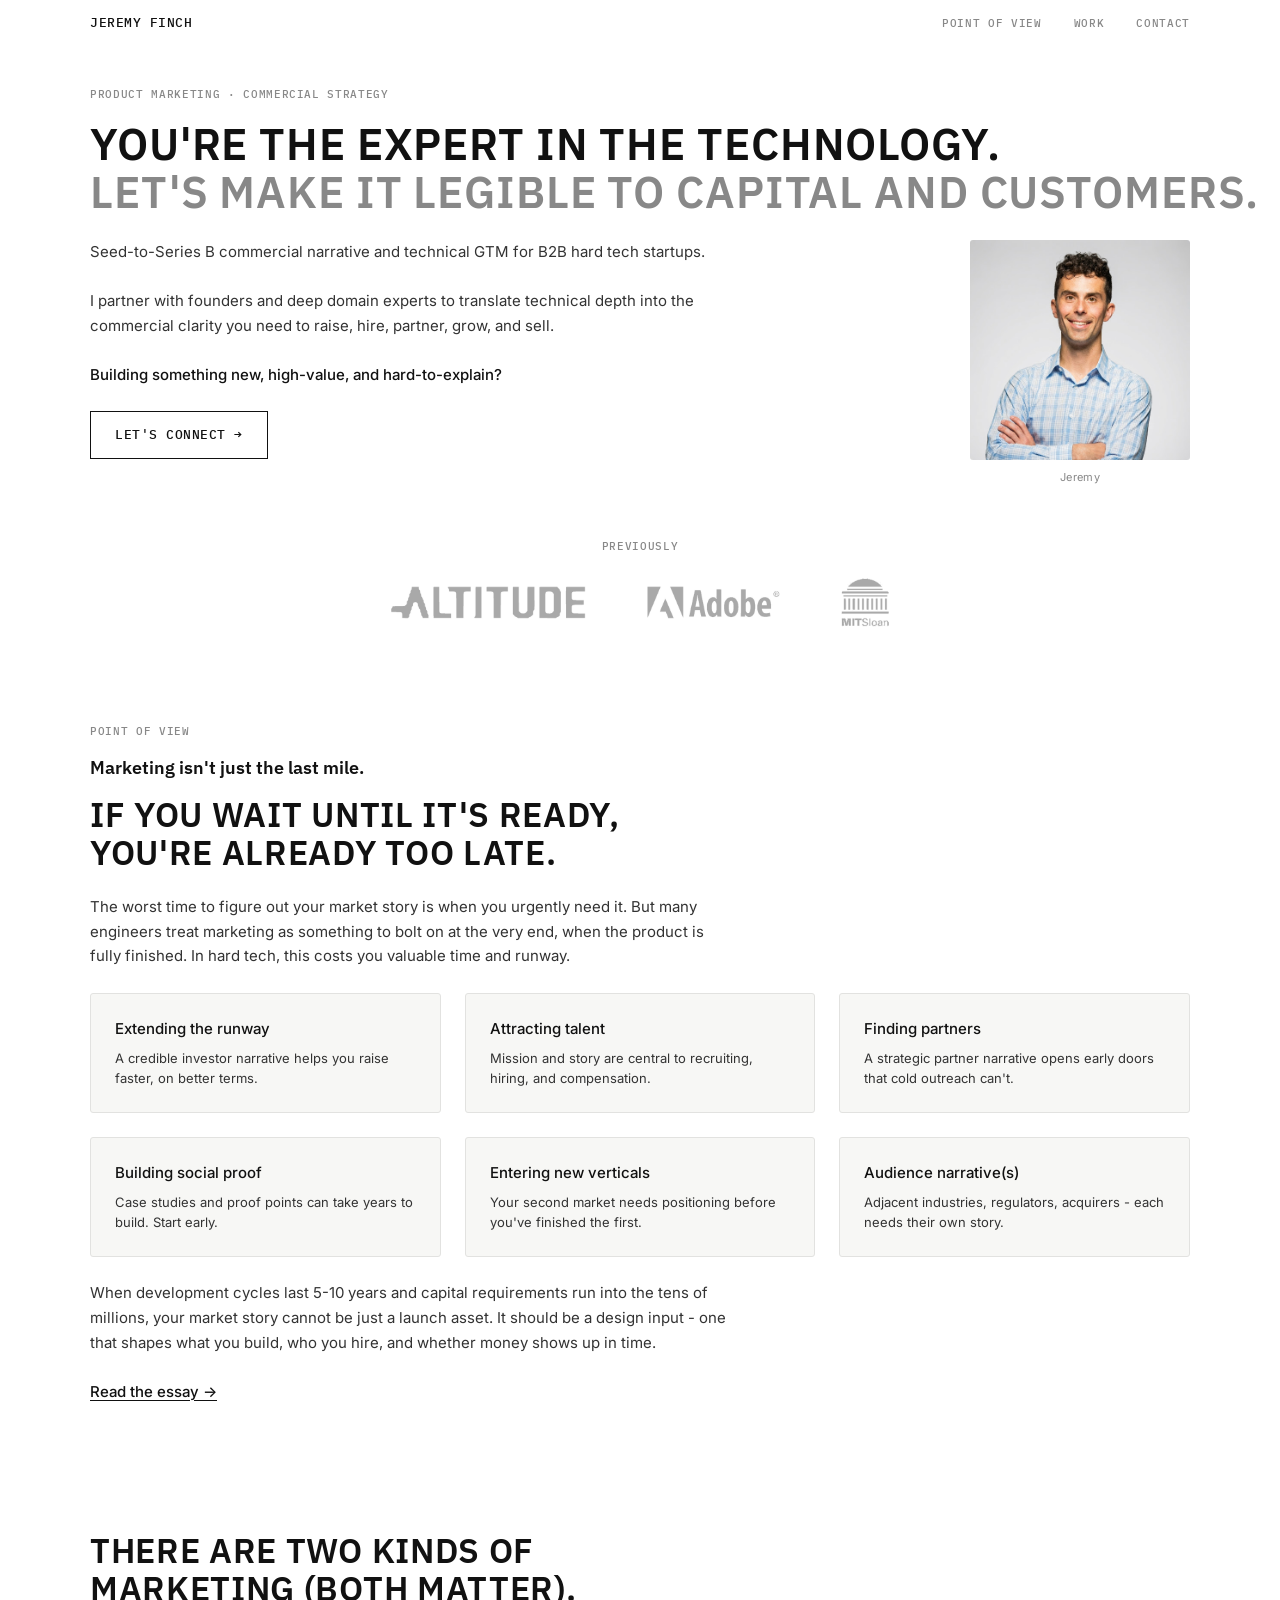
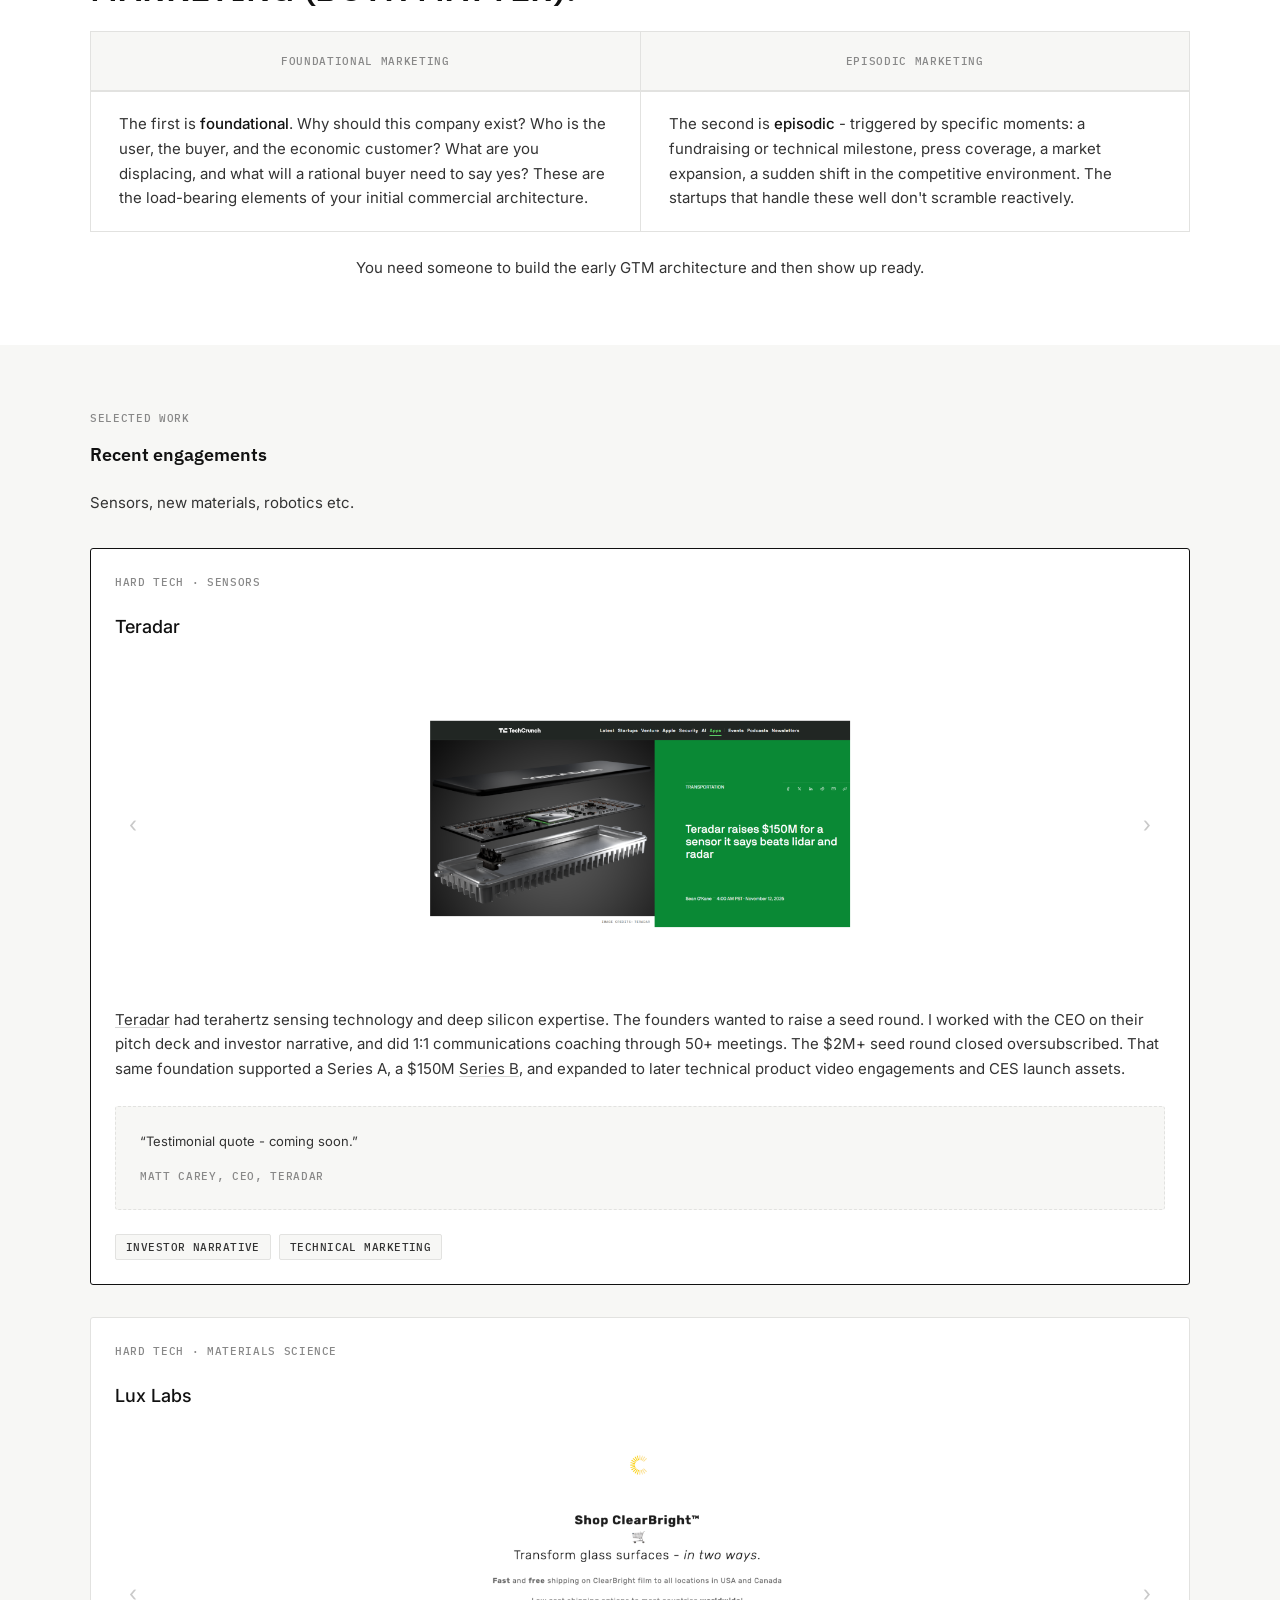
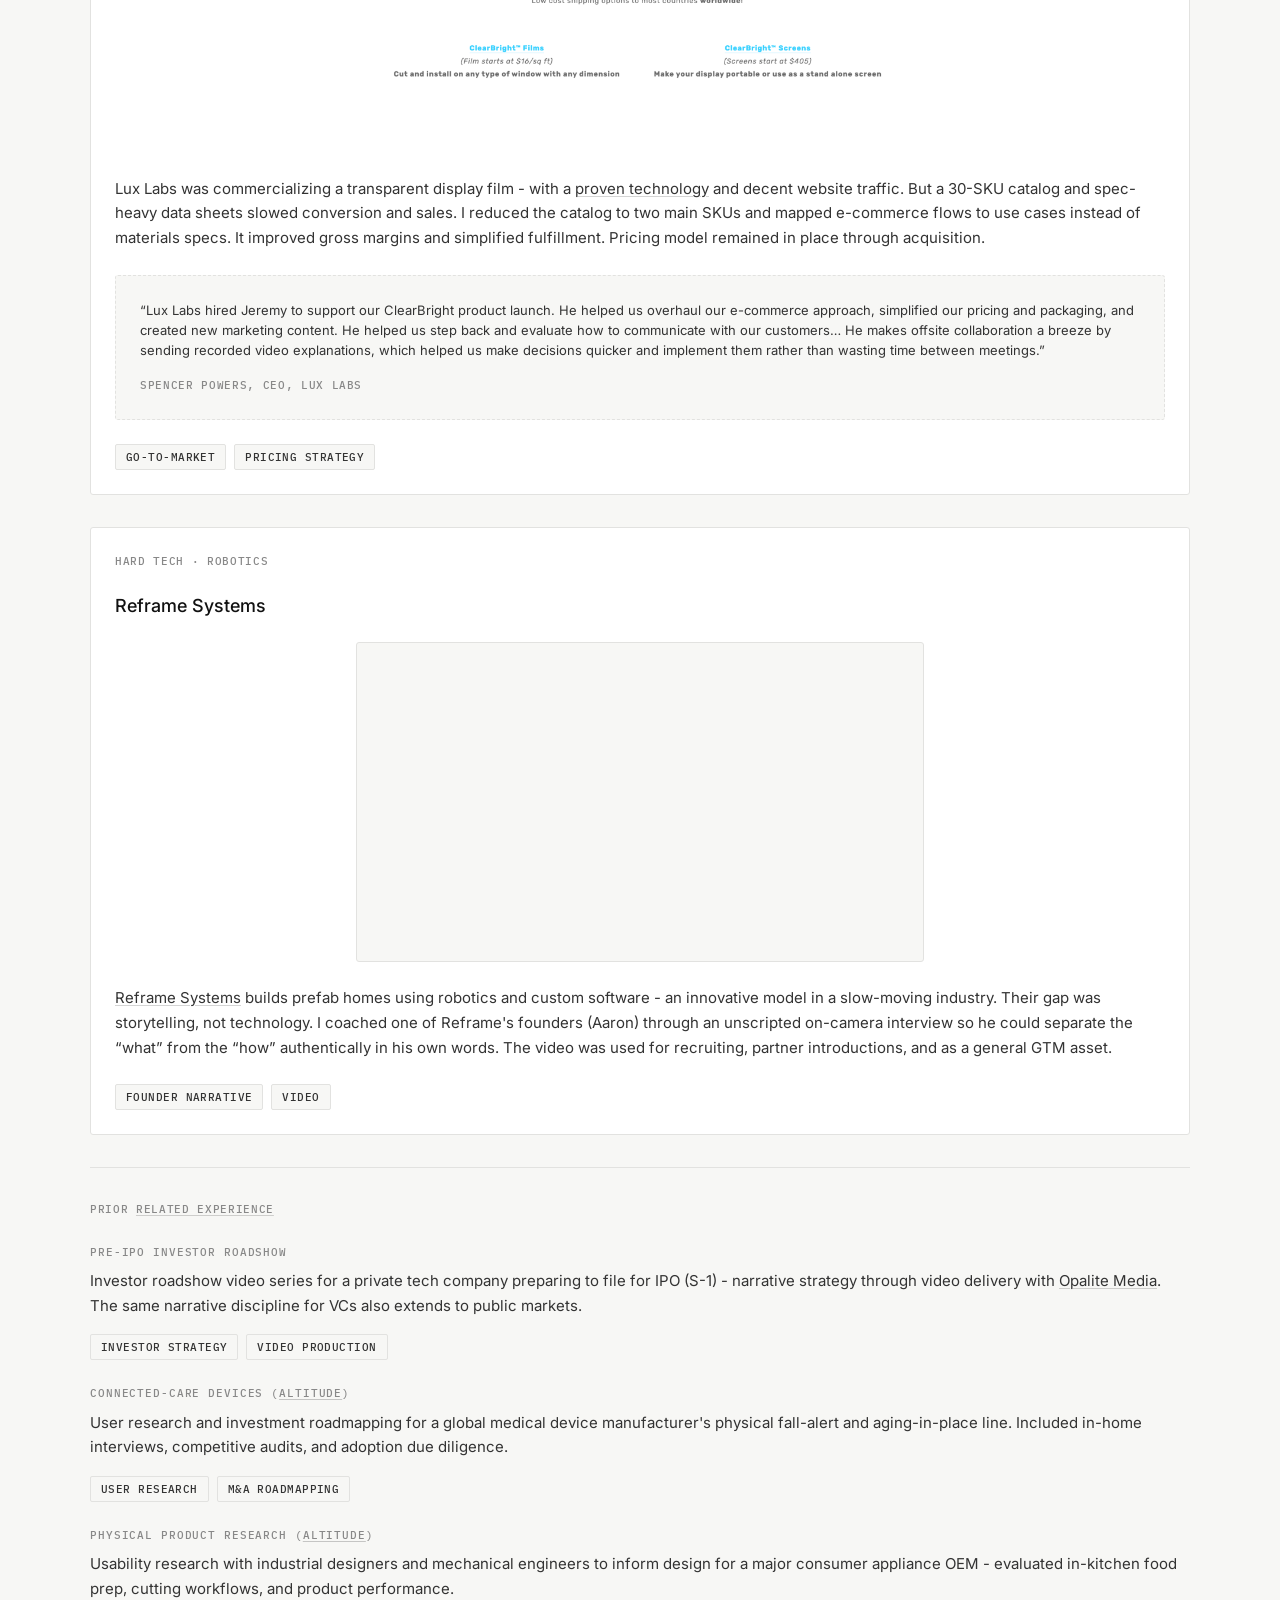
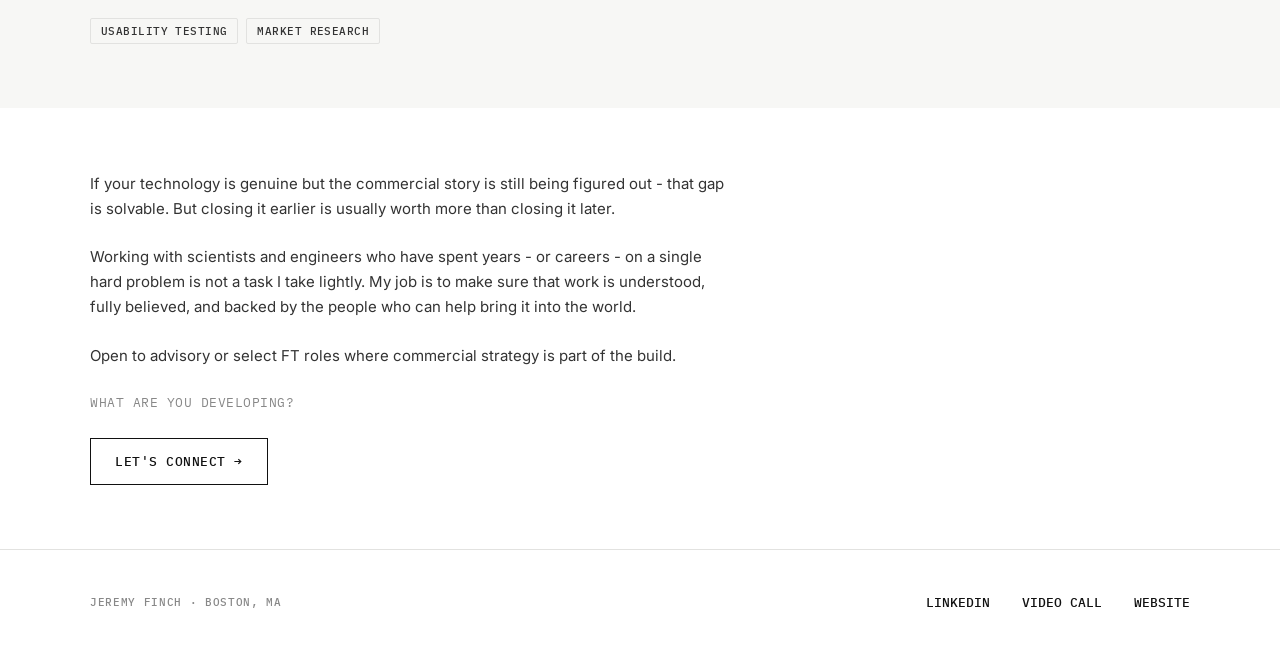
<file: archive/v3/index.html>
<!DOCTYPE html>
<!-- V3 archive (frozen) - preview at /archive/v3/ or open this file locally -->
<html lang="en">
<head>
  <meta charset="UTF-8">
  <meta name="viewport" content="width=device-width, initial-scale=1.0">
  <meta name="referrer" content="strict-origin-when-cross-origin">
  <meta name="robots" content="noindex, nofollow">
  <title>Jeremy Finch - Product Marketing &amp; Commercial Strategy (V3 archive)</title>
  <meta name="description" content="Seed-to-Series B commercial narrative and technical GTM for hard-tech startups in Boston.">
  <link rel="canonical" href="https://work.jeremyafinch.com/archive/v3/">
  <meta name="theme-color" content="#111111">

  <link rel="icon" href="../../favicon.svg" type="image/svg+xml">
  <link rel="apple-touch-icon" href="../../favicon.svg">

  <meta property="og:type" content="website">
  <meta property="og:url" content="https://work.jeremyafinch.com/">
  <meta property="og:title" content="Jeremy Finch - Product Marketing &amp; Commercial Strategy">
  <meta property="og:description" content="Seed-to-Series B commercial narrative and technical GTM for hard-tech startups in Boston.">
  <meta property="og:image" content="https://work.jeremyafinch.com/og-image.png">
  <meta property="og:image:width" content="1200">
  <meta property="og:image:height" content="630">
  <meta property="og:locale" content="en_US">
  <meta name="twitter:card" content="summary_large_image">
  <meta name="twitter:title" content="Jeremy Finch - Product Marketing &amp; Commercial Strategy">
  <meta name="twitter:description" content="Seed-to-Series B commercial narrative and technical GTM for hard-tech startups in Boston.">
  <meta name="twitter:image" content="https://work.jeremyafinch.com/og-image.png">

  <link rel="preconnect" href="https://fonts.googleapis.com">
  <link rel="preconnect" href="https://fonts.gstatic.com" crossorigin>
  <link href="https://fonts.googleapis.com/css2?family=IBM+Plex+Mono:wght@400;500&family=IBM+Plex+Sans:wght@600;700&family=Inter:wght@400;500&display=swap" rel="stylesheet">

  <link rel="stylesheet" href="styles.css">
</head>
<body class="page-v2">

  <header class="site-nav" role="banner">
    <div class="site-nav__inner">
      <a class="site-nav__brand" href="#hero">Jeremy Finch</a>
      <nav class="site-nav__links" aria-label="Page sections">
        <a class="site-nav__link" href="#point-of-view">Point of view</a>
        <a class="site-nav__link" href="#selected-work">Work</a>
        <a class="site-nav__link" href="#contact">Contact</a>
      </nav>
    </div>
  </header>

  <main>

    <!-- SECTION 1 - HERO -->
    <section id="hero" class="hero section" aria-labelledby="hero-headline">
      <div class="hero__inner">

        <span class="eyebrow">Product marketing · commercial strategy</span>

        <h1 id="hero-headline" class="hero-headline headline">
          <span class="hero-headline__primary">You're the expert in the technology.</span>
          <span class="hero-headline__accent">Let's make it legible to capital and customers.</span>
        </h1>

        <div id="about" class="hero-intro">

          <div class="hero-intro__content">
            <div class="hero__pitch">
              <p class="prose">Seed-to-Series B commercial narrative and technical GTM for B2B hard tech startups.</p>
              <p class="prose">I partner with founders and deep domain experts to translate technical depth into the commercial clarity you need to raise, hire, partner, grow, and sell.</p>
              <p class="prose hero__focus">Building something new, high-value, and hard-to-explain?</p>
            </div>

            <p class="hero__cta-wrap">
              <a class="cta" href="https://calendly.com/jeremyfinch_meeting/" target="_blank" rel="noopener noreferrer">
                Let's connect →
              </a>
            </p>
          </div>

          <div class="hero-intro__photo">
            <img
              class="hero-intro__photo-img"
              src="../../img/photo.jpg"
              alt="Jeremy Finch"
              width="480"
              height="600"
            >
            <a
              class="hero-intro__photo-caption"
              href="https://www.linkedin.com/in/jeremyfinch/"
              target="_blank"
              rel="noopener noreferrer"
            >Jeremy</a>
          </div>

        </div>

        <div class="logo-bar" aria-label="Previously">
          <span class="logo-bar__label">Previously</span>
          <img
            class="logo-bar__img"
            src="../../img/logos.png"
            alt="Altitude, Adobe, and MIT Sloan"
            width="3220"
            height="455"
          >
        </div>

      </div>
    </section>

    <!-- SECTION 2 - POINT OF VIEW -->
    <section id="point-of-view" class="section section--follow-hero" aria-labelledby="pov-headline">
      <div class="section__inner">

        <span class="eyebrow">Point of view</span>

        <p class="pov__kicker">Marketing isn't just the last mile.</p>

        <h2 id="pov-headline" class="section-headline headline">
          If you wait until it's ready, you're already too late.
        </h2>

        <p class="prose">
          The worst time to figure out your market story is when you urgently need it. But many engineers treat marketing as something to bolt on at the very end, when the product is fully finished. In hard tech, this costs you valuable time and runway.
        </p>

        <div class="card-grid card-grid--pov">

          <article class="card pov-card">
            <h3 class="pov-card__title">Extending the runway</h3>
            <p class="pov-card__text">A credible investor narrative helps you raise faster, on better terms.</p>
          </article>

          <article class="card pov-card">
            <h3 class="pov-card__title">Attracting talent</h3>
            <p class="pov-card__text">Mission and story are central to recruiting, hiring, and compensation.</p>
          </article>

          <article class="card pov-card">
            <h3 class="pov-card__title">Finding partners</h3>
            <p class="pov-card__text">A strategic partner narrative opens early doors that cold outreach can't.</p>
          </article>

          <article class="card pov-card">
            <h3 class="pov-card__title">Building social proof</h3>
            <p class="pov-card__text">Case studies and proof points can take years to build. Start early.</p>
          </article>

          <article class="card pov-card">
            <h3 class="pov-card__title">Entering new verticals</h3>
            <p class="pov-card__text">Your second market needs positioning before you've finished the first.</p>
          </article>

          <article class="card pov-card">
            <h3 class="pov-card__title">Audience narrative(s)</h3>
            <p class="pov-card__text">Adjacent industries, regulators, acquirers - each needs their own story.</p>
          </article>

        </div>

        <p class="prose">
          When development cycles last 5-10 years and capital requirements run into the tens of millions, your market story cannot be just a launch asset. It should be a design input - one that shapes what you build, who you hire, and whether money shows up in time.
        </p>

        <p class="pov__link-wrap">
          <a
            class="pov__link"
            href="https://docs.google.com/document/d/1mXTznBJsOwonMlEeezdZjcLEiznj_ob5lOBihiWzF_Y/edit?usp=sharing"
            target="_blank"
            rel="noopener noreferrer"
          >Read the essay →</a>
        </p>

      </div>
    </section>

    <!-- SECTION 3 - TWO KINDS OF WORK -->
    <section id="two-kinds" class="section" aria-labelledby="two-kinds-headline">
      <div class="section__inner">

        <h2 id="two-kinds-headline" class="section-headline headline">There are two kinds of marketing (both matter).</h2>

        <div class="two-kinds__table-wrap">
          <table class="two-kinds__table">
            <caption class="visually-hidden">Foundational and episodic marketing compared</caption>
            <thead>
              <tr>
                <th scope="col">Foundational marketing</th>
                <th scope="col">Episodic marketing</th>
              </tr>
            </thead>
            <tbody>
              <tr>
                <td data-label="Foundational marketing">
                  <p class="two-kinds__cell">The first is <strong>foundational</strong>. Why should this company exist? Who is the user, the buyer, and the economic customer? What are you displacing, and what will a rational buyer need to say yes? These are the load-bearing elements of your initial commercial architecture.</p>
                </td>
                <td data-label="Episodic marketing">
                  <p class="two-kinds__cell">The second is <strong>episodic</strong> - triggered by specific moments: a fundraising or technical milestone, press coverage, a market expansion, a sudden shift in the competitive environment. The startups that handle these well don't scramble reactively.</p>
                </td>
              </tr>
            </tbody>
          </table>
        </div>

        <p class="prose two-kinds__closing">
          You need someone to build the early GTM architecture and then show up ready.
        </p>

      </div>
    </section>

    <!-- SECTION 4 - SELECTED WORK -->
    <section id="selected-work" class="section section--surface" aria-labelledby="work-eyebrow">
      <div class="section__inner">

        <span id="work-eyebrow" class="eyebrow">Selected work</span>

        <p class="work__subhead">Recent engagements</p>

        <p class="prose work__intro">Sensors, new materials, robotics etc.</p>

        <div class="work-featured">

          <!-- Teradar -->
          <article class="work-featured__item work-featured__item--marquee" aria-label="Teradar case study">
            <div class="work-featured__content">
              <span class="work-featured__tag">Hard tech · Sensors</span>
              <h3 class="work-featured__title">Teradar</h3>

              <figure class="work-featured__visual work-carousel" data-work-carousel aria-label="Teradar work samples">
                <div class="work-carousel__viewport" tabindex="0">
                  <div class="work-carousel__slide">
                    <a
                      class="work-carousel__link"
                      href="../../img/work-teradar-techcrunch-feature.png"
                      target="_blank"
                      rel="noopener noreferrer"
                      aria-label="View full size: TechCrunch coverage"
                    >
                      <img
                        class="work-carousel__img"
                        src="../../img/work-teradar-techcrunch-feature.png"
                        alt="TechCrunch announcement featuring Teradar terahertz sensing fundraising"
                        width="1200"
                        height="675"
                        loading="lazy"
                      >
                    </a>
                  </div>
                  <div class="work-carousel__slide" hidden>
                    <a
                      class="work-carousel__link"
                      href="../../img/work-teradar-feature.png"
                      target="_blank"
                      rel="noopener noreferrer"
                      aria-label="View full size: Teradar product website"
                    >
                      <img
                        class="work-carousel__img"
                        src="../../img/work-teradar-feature.png"
                        alt="Teradar product website highlighting terahertz vision capabilities"
                        width="1200"
                        height="675"
                        loading="lazy"
                      >
                    </a>
                  </div>
                  <button type="button" class="work-carousel__btn work-carousel__btn--prev" aria-label="Previous image">
                    <span class="work-carousel__chevron" aria-hidden="true">‹</span>
                  </button>
                  <button type="button" class="work-carousel__btn work-carousel__btn--next" aria-label="Next image">
                    <span class="work-carousel__chevron" aria-hidden="true">›</span>
                  </button>
                </div>
              </figure>

              <p class="prose work-featured__body"><a href="https://teradar.com/" target="_blank" rel="noopener noreferrer">Teradar</a> had terahertz sensing technology and deep silicon expertise. The founders wanted to raise a seed round. I worked with the CEO on their pitch deck and investor narrative, and did 1:1 communications coaching through 50+ meetings. The $2M+ seed round closed oversubscribed. That same foundation supported a Series A, a $150M <a href="https://techcrunch.com/2025/11/12/teradar-exits-stealth-with-an-all-weather-sensor-for-autonomy-and-150m-in-funding/" target="_blank" rel="noopener noreferrer">Series B</a>, and expanded to later technical product video engagements and CES launch assets.</p>

              <div class="work-featured__quote" aria-label="Client quote">
                <p class="work-featured__quote-text">&ldquo;Testimonial quote - coming soon.&rdquo;</p>
                <p class="work-featured__quote-meta">Matt Carey, CEO, Teradar</p>
              </div>

              <div class="work-featured__pills" aria-label="Services">
                <span class="pill">Investor narrative</span>
                <span class="pill">Technical marketing</span>
              </div>
            </div>
          </article>

          <!-- Lux Labs -->
          <article class="work-featured__item" aria-label="Lux Labs case study">
            <div class="work-featured__content">
              <span class="work-featured__tag">Hard tech · Materials science</span>
              <h3 class="work-featured__title">Lux Labs</h3>

              <figure class="work-featured__visual work-carousel" data-work-carousel aria-label="Lux Labs work samples">
                <div class="work-carousel__viewport" tabindex="0">
                  <div class="work-carousel__slide">
                    <a
                      class="work-carousel__link"
                      href="../../img/work-lux-feature-02.png"
                      target="_blank"
                      rel="noopener noreferrer"
                      aria-label="View full size: ClearBright product display"
                    >
                      <img
                        class="work-carousel__img"
                        src="../../img/work-lux-feature-02.png"
                        alt="Lux Labs ClearBright transparent projection film product display"
                        width="1200"
                        height="675"
                        loading="lazy"
                      >
                    </a>
                  </div>
                  <div class="work-carousel__slide" hidden>
                    <a
                      class="work-carousel__link"
                      href="../../img/work-lux-feature-01.png"
                      target="_blank"
                      rel="noopener noreferrer"
                      aria-label="View full size: ClearBright product page"
                    >
                      <img
                        class="work-carousel__img"
                        src="../../img/work-lux-feature-01.png"
                        alt="Lux Labs ClearBright product page"
                        width="1200"
                        height="675"
                        loading="lazy"
                      >
                    </a>
                  </div>
                  <button type="button" class="work-carousel__btn work-carousel__btn--prev" aria-label="Previous image">
                    <span class="work-carousel__chevron" aria-hidden="true">‹</span>
                  </button>
                  <button type="button" class="work-carousel__btn work-carousel__btn--next" aria-label="Next image">
                    <span class="work-carousel__chevron" aria-hidden="true">›</span>
                  </button>
                </div>
              </figure>

              <p class="prose work-featured__body">Lux Labs was commercializing a transparent display film - with a <a href="https://www.nature.com/articles/ncomms4152" target="_blank" rel="noopener noreferrer">proven technology</a> and decent website traffic. But a 30-SKU catalog and spec-heavy data sheets slowed conversion and sales. I reduced the catalog to two main SKUs and mapped e-commerce flows to use cases instead of materials specs. It improved gross margins and simplified fulfillment. Pricing model remained in place through acquisition.</p>

              <div class="work-featured__quote" aria-label="Client quote">
                <p class="work-featured__quote-text">&ldquo;Lux Labs hired Jeremy to support our ClearBright product launch. He helped us overhaul our e-commerce approach, simplified our pricing and packaging, and created new marketing content. He helped us step back and evaluate how to communicate with our customers&hellip; He makes offsite collaboration a breeze by sending recorded video explanations, which helped us make decisions quicker and implement them rather than wasting time between meetings.&rdquo;</p>
                <p class="work-featured__quote-meta">Spencer Powers, CEO, Lux Labs</p>
              </div>

              <div class="work-featured__pills" aria-label="Services">
                <span class="pill">Go-to-market</span>
                <span class="pill">Pricing strategy</span>
              </div>
            </div>
          </article>

          <!-- Reframe Systems -->
          <article class="work-featured__item" aria-label="Reframe Systems case study">
            <div class="work-featured__content">
              <span class="work-featured__tag">Hard tech · Robotics</span>
              <h3 class="work-featured__title">Reframe Systems</h3>

              <figure class="work-featured__visual work-featured__visual--video" aria-label="Reframe Systems founder interview">
                <div class="work-inline-video">
                  <iframe
                    src="https://www.youtube.com/embed/FPPJ4673UKQ"
                    title="Reframe Systems founder interview"
                    referrerpolicy="strict-origin-when-cross-origin"
                    allow="accelerometer; autoplay; clipboard-write; encrypted-media; gyroscope; picture-in-picture; web-share"
                    allowfullscreen
                    loading="lazy"
                  ></iframe>
                </div>
              </figure>

              <p class="prose work-featured__body"><a href="https://www.reframe.systems/" target="_blank" rel="noopener noreferrer">Reframe Systems</a> builds prefab homes using robotics and custom software - an innovative model in a slow-moving industry. Their gap was storytelling, not technology. I coached one of Reframe's founders (Aaron) through an unscripted on-camera interview so he could separate the &ldquo;what&rdquo; from the &ldquo;how&rdquo; authentically in his own words. The video was used for recruiting, partner introductions, and as a general GTM asset.</p>

              <div class="work-featured__pills" aria-label="Services">
                <span class="pill">Founder narrative</span>
                <span class="pill">Video</span>
              </div>
            </div>
          </article>

        </div>

        <div class="work-additional" aria-label="Prior related experience">
          <h3 class="work-additional__heading eyebrow">Prior <a href="https://portfolio.jeremyafinch.com/" target="_blank" rel="noopener noreferrer">related experience</a></h3>
          <ul class="work-additional__list">
            <li class="work-additional__item">
              <span class="work-additional__tag">Pre-IPO investor roadshow</span>
              <p class="work-additional__text">Investor roadshow video series for a private tech company preparing to file for IPO (S-1) - narrative strategy through video delivery with <a href="https://portfolio.jeremyafinch.com/#video" target="_blank" rel="noopener noreferrer">Opalite Media</a>. The same narrative discipline for VCs also extends to public markets.</p>
              <div class="work-featured__pills" aria-label="Services">
                <span class="pill">Investor strategy</span>
                <span class="pill">Video production</span>
              </div>
            </li>
            <li class="work-additional__item">
              <span class="work-additional__tag">Connected-care devices (<a href="https://portfolio.jeremyafinch.com/#altitude" target="_blank" rel="noopener noreferrer">Altitude</a>)</span>
              <p class="work-additional__text">User research and investment roadmapping for a global medical device manufacturer's physical fall-alert and aging-in-place line. Included in-home interviews, competitive audits, and adoption due diligence.</p>
              <div class="work-featured__pills" aria-label="Services">
                <span class="pill">User research</span>
                <span class="pill">M&amp;A roadmapping</span>
              </div>
            </li>
            <li class="work-additional__item">
              <span class="work-additional__tag">Physical product research (<a href="https://portfolio.jeremyafinch.com/#altitude" target="_blank" rel="noopener noreferrer">Altitude</a>)</span>
              <p class="work-additional__text">Usability research with industrial designers and mechanical engineers to inform design for a major consumer appliance OEM - evaluated in-kitchen food prep, cutting workflows, and product performance.</p>
              <div class="work-featured__pills" aria-label="Services">
                <span class="pill">Usability testing</span>
                <span class="pill">Market research</span>
              </div>
            </li>
          </ul>
        </div>

      </div>
    </section>

    <!-- SECTION 5 - CLOSE / CTA -->
    <section id="contact" class="section" aria-labelledby="contact-closing">
      <div class="section__inner">

        <p class="prose">
          If your technology is genuine but the commercial story is still being figured out - that gap is solvable. But closing it earlier is usually worth more than closing it later.
        </p>

        <p class="prose">
          Working with scientists and engineers who have spent years - or careers - on a single hard problem is not a task I take lightly. My job is to make sure that work is understood, fully believed, and backed by the people who can help bring it into the world.
        </p>

        <p class="contact__availability prose">Open to advisory or select FT roles where commercial strategy is part of the build.</p>

        <p id="contact-closing" class="prose contact__location">What are you developing?</p>

        <p class="contact__cta-wrap">
          <a class="cta" href="https://calendly.com/jeremyfinch_meeting/" target="_blank" rel="noopener noreferrer">
            Let's connect →
          </a>
        </p>

      </div>
    </section>

  </main>

  <footer class="site-footer">
    <div class="site-footer__inner">
      <p class="site-footer__brand">Jeremy Finch · Boston, MA</p>
      <ul class="site-footer__links">
        <li>
          <a href="https://www.linkedin.com/in/jeremyfinch/" target="_blank" rel="noopener noreferrer">LinkedIn</a>
        </li>
        <li>
          <a href="https://calendly.com/jeremyfinch_meeting/" target="_blank" rel="noopener noreferrer">Video call</a>
        </li>
        <li>
          <a href="https://jeremyafinch.com/" target="_blank" rel="noopener noreferrer">Website</a>
        </li>
      </ul>
    </div>
  </footer>

  <script src="work-carousel.js"></script>
</body>
</html>
</file>
<file: styles.css>
/* ==========================================================================
   Design tokens - see design.md
   Punctuation: no em/en dashes in copy; use spaced hyphen ( - ) only.
   ========================================================================== */

:root {
  --color-bg: #ffffff;
  --color-surface: #f7f7f5;
  --color-border: #e2e2e0;
  --color-text-primary: #111111;
  --color-text-body: #333333;
  --color-text-muted: #888888;
  --space-xs: 8px;
  --space-sm: 16px;
  --space-md: 32px;
  --space-lg: 64px;
  --space-xl: 96px;
  --space-xxl: 180px;
  --space-gutter: clamp(24px, 4.5vw, 48px);
  --space-gutter-mobile: 24px;
  --space-section-y: 64px;
  --space-section-y-mobile: 48px;
  --space-in-section: 32px;
  --space-in-section-sm: 24px;
  --space-hero-top: 40px;
  --space-hero-bottom: 48px;
  --space-card-padding: 24px;

  /* Vertical rhythm between blocks (8px grid) */
  --stack-tight: 8px;
  --stack-default: 16px;
  --stack-relaxed: 24px;
  --stack-section: 32px;

  --content-max: 1100px;
  --body-copy-max: 640px;
  --headline-max: 560px;

  --font-display: "IBM Plex Sans", sans-serif;
  --font-body: "Inter", sans-serif;
  --font-mono: "IBM Plex Mono", ui-monospace, monospace;

  /* Type scale  -  display, subhead, body, meta */
  --type-eyebrow: 11px;
  --type-body: 15px;
  --type-small: 13px;
  --type-ui: 13px;
  --type-subhead: 18px;
  --type-display: clamp(26px, 2.8vw, 34px);
  --type-display-hero: clamp(32px, 3.5vw, 44px);
  --type-line-body: 1.65;
  --type-line-small: 1.55;
  --type-line-display: 1.1;
  --work-featured-thumb-max: 220px;
}

/* ==========================================================================
   Reset & base
   ========================================================================== */

*,
*::before,
*::after {
  box-sizing: border-box;
}

html {
  scroll-behavior: auto;
  scroll-padding-top: 56px;
}

body {
  margin: 0;
  font-family: var(--font-body);
  font-size: var(--type-body);
  font-weight: 400;
  line-height: var(--type-line-body);
  color: var(--color-text-body);
  background: var(--color-bg);
}

img {
  max-width: 100%;
  height: auto;
  display: block;
}

a {
  color: inherit;
  text-decoration: none;
  transition: all 0.15s ease;
}

a:hover {
  text-decoration: underline;
}

button {
  font: inherit;
  color: inherit;
  background: none;
  border: none;
  padding: 0;
  cursor: pointer;
}

a:focus-visible,
button:focus-visible,
.cta:focus-visible {
  outline: 2px solid var(--color-text-primary);
  outline-offset: 2px;
}

/* ==========================================================================
   Layout  -  sections & content width
   ========================================================================== */

.section {
  padding-block: var(--space-section-y);
  padding-inline: 0;
}

.section--surface {
  background: var(--color-surface);
}

.section--follow-hero {
  padding-top: var(--space-in-section);
}

.section__inner {
  width: min(var(--content-max), 100% - 2 * var(--space-gutter));
  margin-inline: auto;
  padding-inline: 0;
}

/* Section eyebrow */
.eyebrow {
  display: block;
  margin: 0 0 var(--stack-default);
  font-family: var(--font-mono);
  font-size: var(--type-eyebrow);
  font-weight: 500;
  letter-spacing: 0.06em;
  text-transform: uppercase;
  color: var(--color-text-muted);
}

/* Display headlines  -  hero + section H2 */
.headline {
  font-family: var(--font-display);
  font-weight: 600;
  line-height: var(--type-line-display);
  letter-spacing: 0.02em;
  text-transform: uppercase;
  color: var(--color-text-primary);
}

.pov__kicker {
  margin: 0 0 var(--stack-tight);
  max-width: var(--headline-max);
  font-family: var(--font-display);
  font-size: var(--type-subhead);
  font-weight: 600;
  line-height: 1.35;
  color: var(--color-text-primary);
}

.section-headline {
  margin: 0 0 var(--stack-relaxed);
  max-width: var(--headline-max);
  font-size: var(--type-display);
}

/* Body copy  -  one size */
.prose {
  margin: 0 0 var(--stack-relaxed);
  max-width: var(--body-copy-max);
  font-family: var(--font-body);
  font-size: var(--type-body);
  font-weight: 400;
  line-height: var(--type-line-body);
  color: var(--color-text-body);
}

.prose:last-child {
  margin-bottom: 0;
}

.prose--lead {
  color: var(--color-text-primary);
}

.prose--narrow {
  max-width: var(--body-copy-max);
}

.pov__research {
  color: var(--color-text-primary);
}

.honest-limit {
  margin-top: var(--stack-section);
  margin-inline: auto;
  max-width: var(--body-copy-max);
  padding: var(--stack-relaxed);
  border: 1px dashed var(--color-border);
  background: var(--color-surface);
  border-radius: 3px;
  font-size: var(--type-small);
  line-height: var(--type-line-small);
  text-align: center;
  color: var(--color-text-muted);
}

.eyebrow + .card-grid {
  margin-top: calc(var(--stack-section) - var(--stack-default));
}

.prose + .card-grid {
  margin-top: calc(var(--stack-section) - var(--stack-relaxed));
}

/* ==========================================================================
   CTA button
   ========================================================================== */

.cta {
  display: inline-flex;
  align-items: center;
  gap: var(--space-xs);
  padding: 12px 24px;
  border: 1.5px solid var(--color-text-primary);
  border-radius: 0;
  background: transparent;
  font-family: var(--font-mono);
  font-size: var(--type-ui);
  font-weight: 500;
  letter-spacing: 0.04em;
  text-transform: uppercase;
  color: var(--color-text-primary);
  text-decoration: none;
  transition: background 0.15s ease, color 0.15s ease, border-color 0.15s ease;
}

.cta:hover {
  background: var(--color-text-primary);
  border-color: var(--color-text-primary);
  color: var(--color-bg);
  text-decoration: none;
}

/* ==========================================================================
   Card grid (POV + Work)
   ========================================================================== */

.card-grid {
  display: grid;
  gap: var(--space-md);
  margin-top: 0;
}

.card-grid--pov {
  grid-template-columns: repeat(3, 1fr);
}

.card-grid--work {
  grid-template-columns: repeat(2, 1fr);
}

.card-grid--work-secondary {
  grid-template-columns: repeat(4, 1fr);
  gap: var(--stack-relaxed);
}

.card {
  border: 1px solid var(--color-border);
  border-radius: 3px;
  padding: var(--space-card-padding);
  transition: border-color 0.15s ease;
}

.pov-card {
  background: var(--color-surface);
}

.section--surface .work-card {
  background: var(--color-bg);
}

.card:hover {
  border-color: var(--color-text-primary);
}

/* Card titles (POV + work) */
.pov-card__title,
.work-card__company {
  margin: 0 0 var(--stack-tight);
  font-family: var(--font-body);
  font-size: var(--type-body);
  font-weight: 500;
  line-height: 1.45;
  color: var(--color-text-primary);
}

.pov-card__text,
.work-card__descriptor {
  margin: 0;
  font-family: var(--font-body);
  font-size: var(--type-small);
  font-weight: 400;
  line-height: var(--type-line-small);
  color: var(--color-text-body);
}

.work-card__company {
  margin-bottom: var(--stack-default);
}

.work-card__descriptor {
  margin-bottom: var(--stack-section);
}

/* Work cards */
button.work-card {
  appearance: none;
  -webkit-appearance: none;
}

.work-card {
  display: flex;
  flex-direction: column;
  align-items: flex-start;
  text-align: left;
  width: 100%;
  cursor: pointer;
}

.work-card__tag {
  display: block;
  margin: 0 0 var(--space-xs);
  font-family: var(--font-mono);
  font-size: var(--type-eyebrow);
  font-weight: 500;
  letter-spacing: 0.06em;
  text-transform: uppercase;
  color: var(--color-text-muted);
}

.work-card__descriptor {
  display: -webkit-box;
  -webkit-line-clamp: 2;
  -webkit-box-orient: vertical;
  overflow: hidden;
}

.work-card__pills {
  display: flex;
  flex-wrap: wrap;
  gap: var(--space-xs);
  margin-top: auto;
}

.pill {
  font-family: var(--font-mono);
  font-size: var(--type-eyebrow);
  font-weight: 500;
  letter-spacing: 0.04em;
  text-transform: uppercase;
  padding: 3px 10px;
  background: var(--color-surface);
  color: var(--color-text-body);
  border: 1px solid var(--color-border);
  border-radius: 2px;
  display: inline-block;
  transition: background 0.15s ease, color 0.15s ease, border-color 0.15s ease;
}

.work-card:hover .pill {
  background: var(--color-bg);
  border-color: var(--color-text-primary);
  color: var(--color-text-primary);
}

/* ==========================================================================
   Featured work (TeraDAR + Lux)
   ========================================================================== */

.work-featured {
  display: grid;
  gap: var(--space-md);
  margin-top: calc(var(--stack-section) - var(--stack-default));
}

.work-featured__item {
  display: grid;
  grid-template-columns: 1fr;
  gap: var(--stack-section);
  padding: var(--space-card-padding);
  border: 1px solid var(--color-border);
  border-radius: 3px;
  background: var(--color-bg);
}

.work-featured__item--marquee {
  border-color: var(--color-text-primary);
}

.work-featured__content {
  min-width: 0;
}

.work-featured__tag {
  display: block;
  margin: 0 0 var(--stack-tight);
  font-family: var(--font-mono);
  font-size: var(--type-eyebrow);
  font-weight: 500;
  letter-spacing: 0.06em;
  text-transform: uppercase;
  color: var(--color-text-muted);
}

.work-featured__title {
  margin: 0 0 var(--stack-relaxed);
  font-family: var(--font-body);
  font-size: 18px;
  font-weight: 500;
  line-height: 1.35;
  color: var(--color-text-primary);
}

.work-featured__sections {
  display: grid;
  gap: var(--stack-relaxed);
  margin: 0 0 var(--stack-section);
  max-width: none;
}

.work-featured__label {
  margin: 0 0 var(--stack-tight);
  font-family: var(--font-mono);
  font-size: var(--type-eyebrow);
  font-weight: 500;
  letter-spacing: 0.06em;
  text-transform: uppercase;
  color: var(--color-text-muted);
}

.work-featured__text {
  margin: 0;
  max-width: none;
  font-family: var(--font-body);
  font-size: var(--type-small);
  line-height: var(--type-line-small);
  color: var(--color-text-body);
}

.work-featured__pills {
  display: flex;
  flex-wrap: wrap;
  gap: var(--space-xs);
}

.work-featured__quote {
  margin: 0 0 var(--stack-default);
  padding: var(--stack-relaxed);
  border: 1px dashed var(--color-border);
  background: var(--color-surface);
  border-radius: 3px;
  max-width: none;
}

.work-featured__quote-text {
  margin: 0 0 var(--stack-default);
  max-width: none;
  font-family: var(--font-body);
  font-size: var(--type-small);
  line-height: var(--type-line-small);
  color: var(--color-text-body);
}

.work-featured__quote-meta {
  margin: 0;
  font-family: var(--font-mono);
  font-size: var(--type-eyebrow);
  font-weight: 500;
  letter-spacing: 0.06em;
  text-transform: uppercase;
  color: var(--color-text-muted);
}

.work-featured__media {
  order: -1;
  margin: 0;
  width: 100%;
  max-width: none;
  display: grid;
  grid-template-columns: 1fr;
  gap: var(--stack-relaxed);
  align-items: start;
  padding: 0;
  border: none;
  border-radius: 0;
  background: transparent;
}

.work-featured__thumb {
  display: flex;
  align-items: center;
  justify-content: center;
  min-height: 0;
  padding: 0;
  border: none;
  border-radius: 0;
  background: transparent;
  text-decoration: none;
  color: inherit;
  cursor: zoom-in;
  transition: opacity 0.18s ease;
}

.work-featured__thumb:hover {
  opacity: 0.92;
}

.work-featured__thumb:active {
  text-decoration: none;
}

.work-featured__thumb:focus-visible {
  outline: 2px solid var(--color-text-primary);
  outline-offset: 3px;
}

@media (min-width: 769px) {
  .work-featured__media {
    grid-template-columns: repeat(2, minmax(0, 1fr));
  }
}

.work-featured__img {
  width: auto;
  max-width: 100%;
  height: auto;
  max-height: var(--work-featured-thumb-max, 220px);
  display: block;
  object-fit: contain;
}

.work-secondary {
  margin-top: var(--stack-section);
  opacity: 0.92;
}

/* ==========================================================================
   Hero
   ========================================================================== */

.hero {
  display: block;
}

.hero.section {
  padding-block: var(--space-hero-top) var(--space-hero-bottom);
  padding-inline: 0;
}

.hero__inner {
  width: min(var(--content-max), 100% - 2 * var(--space-gutter));
  margin-inline: auto;
}

.hero-headline {
  margin: 0 0 var(--space-in-section-sm);
  max-width: 100%;
  font-size: var(--type-display-hero);
  line-height: var(--type-line-display);
}

.hero-headline__primary,
.hero-headline__accent {
  display: block;
}

.hero-headline__accent {
  color: var(--color-text-muted);
}

@media (min-width: 769px) {
  .hero-headline__primary,
  .hero-headline__accent {
    white-space: nowrap;
  }
}

.hero-intro {
  display: grid;
  grid-template-columns: 1fr minmax(160px, 220px);
  gap: var(--space-md);
  align-items: start;
  margin-top: 0;
}

.hero-intro__photo {
  justify-self: end;
  max-width: 220px;
  display: flex;
  flex-direction: column;
  align-items: stretch;
}

.hero-intro__content {
  min-width: 0;
}

.hero__pitch {
  max-width: var(--body-copy-max);
}

.hero__pitch .prose {
  margin: 0 0 var(--stack-relaxed);
}

.hero__pitch .prose:last-child {
  margin-bottom: 0;
}

.hero__cta-wrap {
  margin: var(--stack-relaxed) 0 0;
}

.hero-intro__photo-img {
  width: 100%;
  height: auto;
  border-radius: 3px;
}

.hero-intro__photo-caption {
  margin-top: var(--space-xs);
  align-self: center;
  display: inline-block;
  width: fit-content;
  max-width: 100%;
  font-family: var(--font-body);
  font-size: var(--type-eyebrow);
  font-weight: 400;
  letter-spacing: 0.04em;
  color: var(--color-text-muted);
  text-decoration: none;
  border-bottom: 1px solid transparent;
  padding-bottom: 1px;
  transition: color 0.18s ease, border-color 0.18s ease;
}

.hero-intro__photo-caption:hover {
  color: var(--color-text-primary);
  border-bottom-color: var(--color-text-primary);
  text-decoration: none;
}

.hero .logo-bar {
  margin-top: var(--space-in-section-sm);
  padding-top: var(--space-in-section-sm);
  text-align: center;
}

.hero .logo-bar__label {
  margin-bottom: var(--space-xs);
}

.hero .logo-bar__img {
  margin-inline: auto;
  object-position: center center;
}

.logo-bar__label {
  display: block;
  margin: 0 0 var(--space-xs);
  font-family: var(--font-mono);
  font-size: var(--type-eyebrow);
  font-weight: 500;
  letter-spacing: 0.06em;
  text-transform: uppercase;
  color: var(--color-text-muted);
}

.logo-bar__img {
  display: block;
  width: min(100%, 560px);
  height: auto;
  aspect-ratio: 3220 / 455;
  object-fit: contain;
  object-position: center center;
  filter: grayscale(100%);
  opacity: 0.4;
}

/* ==========================================================================
   Contact
   ========================================================================== */

.contact-headline {
  margin: 0 0 var(--stack-relaxed);
  max-width: var(--headline-max);
  font-size: var(--type-display);
}

.contact__intro {
  margin: 0 0 var(--stack-relaxed);
  max-width: var(--body-copy-max);
  color: var(--color-text-body);
}

.contact__availability {
  margin: 0 0 var(--stack-section);
  max-width: var(--body-copy-max);
  color: var(--color-text-body);
}

.contact__cta-wrap {
  margin: 0;
}

/* ==========================================================================
   Footer
   ========================================================================== */

.site-footer {
  border-top: 1px solid var(--color-border);
  padding-block: var(--space-md);
  padding-inline: 0;
}

.site-footer__inner {
  display: flex;
  flex-wrap: wrap;
  align-items: center;
  justify-content: space-between;
  gap: var(--space-sm);
  width: min(var(--content-max), 100% - 2 * var(--space-gutter));
  margin-inline: auto;
  max-width: var(--content-max);
  margin: 0 auto;
}

.site-footer__brand {
  font-family: var(--font-mono);
  font-size: var(--type-eyebrow);
  font-weight: 500;
  letter-spacing: 0.06em;
  text-transform: uppercase;
  color: var(--color-text-muted);
}

.site-footer__links {
  display: flex;
  flex-wrap: wrap;
  gap: var(--space-md);
  margin: 0;
  padding: 0;
  list-style: none;
}

.site-footer__links a {
  font-family: var(--font-mono);
  font-size: var(--type-ui);
  font-weight: 500;
  text-transform: uppercase;
  color: var(--color-text-primary);
  text-decoration: none;
}

.site-footer__links a:hover {
  color: var(--color-text-muted);
  text-decoration: underline;
}

/* ==========================================================================
   Modal
   ========================================================================== */

.modal-overlay {
  position: fixed;
  inset: 0;
  z-index: 1000;
  display: flex;
  align-items: center;
  justify-content: center;
  padding: var(--space-md);
  background: rgba(0, 0, 0, 0.6);
  backdrop-filter: blur(4px);
  opacity: 0;
  visibility: hidden;
  transition: opacity 0.2s ease, visibility 0.2s ease;
}

.modal-overlay.is-open {
  opacity: 1;
  visibility: visible;
}

.modal-panel {
  position: relative;
  width: 90vw;
  max-width: 680px;
  max-height: 85vh;
  overflow-y: auto;
  padding: 48px;
  background: var(--color-bg);
  border: 1px solid var(--color-border);
  border-radius: 3px;
  transform: translateY(8px);
  transition: opacity 0.2s ease, transform 0.2s ease;
}

.modal-overlay.is-open .modal-panel {
  transform: translateY(0);
}

.modal-close {
  position: absolute;
  top: var(--space-md);
  right: var(--space-md);
  font-family: "Inter", sans-serif;
  font-size: 24px;
  font-weight: 500;
  line-height: 1;
  color: var(--color-text-primary);
  transition: all 0.15s ease;
}

.modal-close:hover {
  text-decoration: none;
  color: var(--color-text-muted);
}

.modal-content[hidden] {
  display: none;
}

.modal-content__title {
  margin: 0 0 var(--stack-section);
  padding-right: var(--space-lg);
  font-family: var(--font-display);
  font-size: var(--type-display);
  font-weight: 600;
  line-height: var(--type-line-display);
  letter-spacing: 0.02em;
  text-transform: uppercase;
  color: var(--color-text-primary);
}

.modal-content h3 {
  margin: var(--space-md) 0 var(--space-xs);
  font-family: var(--font-mono);
  font-size: var(--type-eyebrow);
  font-weight: 500;
  letter-spacing: 0.06em;
  text-transform: uppercase;
  color: var(--color-text-muted);
}

.modal-content p {
  margin: 0 0 var(--stack-default);
  font-family: var(--font-body);
  font-size: var(--type-small);
  font-weight: 400;
  line-height: var(--type-line-small);
  color: var(--color-text-body);
}

.modal-content__note {
  margin-top: var(--stack-section);
  font-family: var(--font-body);
  font-size: var(--type-small);
  font-weight: 400;
  line-height: var(--type-line-small);
  color: var(--color-text-muted);
}

.modal-placeholder {
  margin: var(--stack-section) 0;
  padding: var(--stack-section);
  background: var(--color-surface);
  border: 1px dashed var(--color-border);
  border-radius: 3px;
  font-family: var(--font-body);
  font-size: var(--type-small);
  line-height: var(--type-line-small);
  color: var(--color-text-muted);
}

.modal-figure {
  margin: var(--space-md) 0 0;
  aspect-ratio: 16 / 9;
  overflow: hidden;
  background: var(--color-surface);
  border: 1px solid var(--color-border);
  border-radius: 3px;
}

.modal-figure__img {
  display: block;
  width: 100%;
  height: 100%;
  object-fit: cover;
  object-position: center center;
}

.modal-video {
  margin: var(--space-md) 0 0;
  aspect-ratio: 16 / 9;
  background: var(--color-surface);
  border: 1px solid var(--color-border);
  border-radius: 3px;
  overflow: hidden;
}

.modal-video iframe {
  display: block;
  width: 100%;
  height: 100%;
  border: 0;
}

/* ==========================================================================
   Tablet
   ========================================================================== */

@media (max-width: 900px) {
  .card-grid--pov {
    grid-template-columns: repeat(2, 1fr);
  }

  .card-grid--work-secondary {
    grid-template-columns: repeat(2, 1fr);
  }
}

/* ==========================================================================
   Mobile
   ========================================================================== */

@media (max-width: 768px) {
  :root {
    --space-section-y: var(--space-section-y-mobile);
    --space-gutter: var(--space-gutter-mobile);
    --space-in-section: 24px;
    --space-in-section-sm: 20px;
    --space-hero-top: 32px;
    --space-hero-bottom: 40px;
  }

  body.page-v2 {
    --space-section-y: var(--space-section-y-mobile);
  }

  body.page-v2 .work-featured {
    gap: var(--space-in-section);
  }

  body.page-v2 .work-featured__item {
    padding: var(--space-card-padding);
  }

  .hero.section {
    padding-block: var(--space-hero-top) var(--space-hero-bottom);
  }

  .hero-headline {
    font-size: clamp(28px, 7vw, 36px);
  }

  .card-grid {
    gap: var(--stack-relaxed);
  }

  .card-grid--pov,
  .card-grid--work {
    grid-template-columns: 1fr;
  }

  .card-grid--work-secondary {
    grid-template-columns: 1fr;
  }

  .work-featured__media {
    gap: var(--stack-default);
  }

  .hero-intro {
    grid-template-columns: 1fr;
  }

  .hero-intro__photo {
    justify-self: start;
    max-width: 200px;
  }

  .logo-bar__img {
    width: min(100%, 560px);
    max-width: 100%;
    height: auto;
    max-height: none;
  }

  .site-footer {
    padding-block: var(--space-md);
  }

  .site-footer__inner {
    flex-direction: column;
    align-items: flex-start;
  }

  .modal-overlay {
    padding: 0;
  }

  .modal-panel {
    width: 100%;
    max-width: none;
    max-height: none;
    height: 100%;
    border-radius: 0;
    border: none;
    padding: var(--space-gutter);
  }
}

/* ==========================================================================
   Site navigation (V3+)
   ========================================================================== */

.site-nav {
  position: sticky;
  top: 0;
  z-index: 100;
  background: var(--color-bg);
}

.site-nav__inner {
  display: flex;
  align-items: center;
  justify-content: space-between;
  gap: var(--space-sm);
  width: min(var(--content-max), 100% - 2 * var(--space-gutter));
  margin-inline: auto;
  padding: 12px 0;
}

.site-nav__brand {
  flex-shrink: 0;
  font-family: var(--font-mono);
  font-size: var(--type-ui);
  font-weight: 500;
  letter-spacing: 0.04em;
  text-transform: uppercase;
  color: var(--color-text-primary);
  text-decoration: none;
}

.site-nav__brand:hover {
  color: var(--color-text-body);
}

.site-nav__links {
  display: flex;
  flex-wrap: wrap;
  justify-content: flex-end;
  gap: var(--space-sm) var(--space-md);
}

.site-nav__link {
  font-family: var(--font-mono);
  font-size: var(--type-eyebrow);
  font-weight: 500;
  letter-spacing: 0.06em;
  text-transform: uppercase;
  color: var(--color-text-muted);
  text-decoration: none;
}

.site-nav__link:hover,
.site-nav__link:focus-visible {
  color: var(--color-text-primary);
}

.page-v2 .hero__focus {
  color: var(--color-text-primary);
  font-weight: 500;
}

.page-v2 .work__cta-wrap {
  margin-top: var(--space-in-section);
  text-align: center;
}

.page-v2 .work-additional__intro {
  margin: 0 0 var(--space-in-section-sm);
  max-width: var(--body-copy-max);
}

.page-v2 .contact__location {
  margin-top: var(--stack-default);
  margin-bottom: var(--space-in-section-sm);
  color: var(--color-text-muted);
  font-family: var(--font-mono);
  font-size: var(--type-ui);
  letter-spacing: 0.04em;
  text-transform: uppercase;
}

.page-v2 #contact .prose {
  margin-bottom: var(--space-in-section-sm);
}

.page-v2 #contact .contact__availability {
  margin-top: var(--space-in-section-sm);
  margin-bottom: var(--space-in-section-sm);
}

.page-v2 #contact .contact__closing {
  margin-top: var(--space-in-section-sm);
  margin-bottom: var(--stack-default);
}

.page-v2 #contact .contact__cta-wrap {
  margin-top: var(--space-in-section-sm);
}

@media (max-width: 768px) {
  .site-nav__links {
    gap: 10px 16px;
  }
}

/* ==========================================================================
   V2 page - scoped spacing and case study rhythm
   ========================================================================== */

body.page-v2 {
  --space-section-y: 64px;
}

body.page-v2 .section--follow-hero {
  padding-top: var(--space-in-section);
}

body.page-v2 .pov__link-wrap {
  margin-top: var(--space-in-section-sm);
  margin-bottom: 0;
}

.page-v2 .pov__link {
  font-family: var(--font-body);
  font-size: var(--type-body);
  font-weight: 500;
  color: var(--color-text-primary);
  text-decoration: underline;
  text-underline-offset: 3px;
}

.page-v2 .pov__link:hover {
  color: var(--color-text-body);
}

.page-v2 .work__subhead {
  margin: var(--stack-tight) 0 var(--stack-relaxed);
  max-width: var(--body-copy-max);
  font-family: var(--font-display);
  font-size: var(--type-subhead);
  font-weight: 600;
  line-height: 1.35;
  color: var(--color-text-primary);
}

.page-v2 .work__intro {
  margin-bottom: var(--space-in-section);
  max-width: none;
}

.page-v2 #point-of-view > .section__inner > .prose:first-of-type {
  margin-bottom: var(--space-in-section-sm);
}

.page-v2 #point-of-view .card-grid--pov {
  margin-top: var(--space-in-section-sm);
  margin-bottom: var(--space-in-section-sm);
  gap: var(--stack-relaxed);
}

.page-v2 #point-of-view .prose:last-of-type {
  margin-top: var(--space-in-section-sm);
  margin-bottom: 0;
}

.page-v2 .pov-card {
  padding: var(--space-card-padding);
}

.page-v2 #point-of-view .pov__kicker {
  margin-bottom: var(--stack-default);
}

.page-v2 #point-of-view .section-headline {
  margin-bottom: var(--space-in-section-sm);
}

.page-v2 .work-featured {
  margin-top: 0;
  gap: var(--space-in-section);
}

.page-v2 .work-featured__item {
  padding: var(--space-in-section-sm);
}

.page-v2 .work-featured__content {
  display: flex;
  flex-direction: column;
  gap: var(--stack-relaxed);
}

.page-v2 .work-featured__content > * {
  margin: 0;
}

.page-v2 .work-featured__body {
  max-width: none;
}

.page-v2 .prose a:not(.cta):not(.pov__link),
.page-v2 .work-additional__text a,
.page-v2 .work-additional__tag a,
.page-v2 .work-additional__heading a {
  color: inherit;
  text-decoration: underline;
  text-decoration-color: rgba(17, 17, 17, 0.18);
  text-underline-offset: 0.15em;
  text-decoration-thickness: 1px;
  transition: color 0.15s ease, text-decoration-color 0.15s ease, text-decoration-thickness 0.15s ease;
}

.page-v2 .prose a:not(.cta):not(.pov__link):hover,
.page-v2 .work-additional__text a:hover,
.page-v2 .work-additional__tag a:hover,
.page-v2 .work-additional__heading a:hover {
  color: var(--color-text-primary);
  text-decoration-color: var(--color-text-primary);
  text-decoration-thickness: 1.5px;
}

.page-v2 .work-additional__tag a,
.page-v2 .work-additional__heading a {
  color: inherit;
}

.page-v2 .work-additional__tag a {
  text-decoration-color: rgba(136, 136, 136, 0.45);
}

.page-v2 .work-additional__tag a:hover,
.page-v2 .work-additional__heading a:hover {
  color: var(--color-text-primary);
  text-decoration-color: var(--color-text-primary);
}

.page-v2 .work-featured__quote--placeholder .work-featured__quote-text {
  color: var(--color-text-muted);
}

/* Featured case visual - shared frame for carousel + video */
.page-v2 .work-featured__visual {
  margin: 0;
  width: 100%;
  max-width: none;
}

.page-v2 .work-featured__title {
  margin-bottom: 0;
}

.page-v2 .work-carousel__viewport {
  position: relative;
  width: 100%;
  background: var(--color-bg);
}

.page-v2 .work-carousel__viewport:focus-visible {
  outline: 2px solid var(--color-text-primary);
  outline-offset: 2px;
  border-radius: 3px;
}

.page-v2 .work-carousel__slide {
  margin: 0;
}

.page-v2 .work-carousel__slide[hidden] {
  display: none;
}

.page-v2 .work-carousel__link {
  display: block;
  line-height: 0;
  text-decoration: none;
  cursor: zoom-in;
}

.page-v2 .work-carousel__link:hover {
  text-decoration: none;
  opacity: 0.96;
}

.page-v2 .work-carousel__img {
  display: block;
  width: 100%;
  height: auto;
  max-height: min(320px, 62vw);
  margin: 0 auto;
  object-fit: contain;
}

.page-v2 .work-carousel__btn {
  position: absolute;
  top: 50%;
  z-index: 2;
  display: inline-flex;
  align-items: center;
  justify-content: center;
  width: 36px;
  height: 48px;
  padding: 0;
  margin: 0;
  border: none;
  border-radius: 0;
  background: transparent;
  color: var(--color-text-muted);
  opacity: 0.45;
  transform: translateY(-50%);
  transition: opacity 0.15s ease, color 0.15s ease;
}

.page-v2 .work-carousel:hover .work-carousel__btn,
.page-v2 .work-carousel__btn:hover,
.page-v2 .work-carousel__btn:focus-visible {
  opacity: 1;
  color: var(--color-text-primary);
  text-decoration: none;
}

.page-v2 .work-carousel__btn--prev {
  left: 0;
}

.page-v2 .work-carousel__btn--next {
  right: 0;
}

.page-v2 .work-carousel__btn:focus-visible {
  outline: 2px solid var(--color-text-primary);
  outline-offset: 2px;
}

.page-v2 .work-carousel__chevron {
  font-family: var(--font-body);
  font-size: 22px;
  font-weight: 400;
  line-height: 1;
  text-shadow: 0 0 12px var(--color-bg), 0 0 4px var(--color-bg);
}

@media (max-width: 768px) {
  .page-v2 .work-carousel__img {
    max-height: min(240px, 56vw);
  }

  .page-v2 .work-carousel__btn {
    width: 32px;
    height: 44px;
    opacity: 0.65;
  }

  .page-v2 .work-carousel__chevron {
    font-size: 20px;
  }

  .page-v2 .work-featured__visual--video .work-inline-video {
    width: min(100%, calc(min(240px, 56vw) * 16 / 9));
  }
}

.page-v2 .work-featured__visual--video {
  display: flex;
  justify-content: center;
}

.page-v2 .work-featured__visual--video .work-inline-video {
  position: relative;
  width: min(100%, calc(min(320px, 62vw) * 16 / 9));
  aspect-ratio: 16 / 9;
  margin-inline: auto;
  background: var(--color-surface);
  border: 1px solid var(--color-border);
  border-radius: 3px;
  overflow: hidden;
}

.page-v2 .work-inline-video iframe {
  position: absolute;
  inset: 0;
  width: 100%;
  height: 100%;
  border: 0;
}

.page-v2 .work-additional {
  margin-top: var(--space-in-section);
  padding-top: var(--space-in-section);
  border-top: 1px solid var(--color-border);
}

.page-v2 .work-additional__heading {
  margin: 0 0 var(--space-in-section-sm);
}

.page-v2 .work-additional__list {
  margin: 0;
  padding: 0;
  list-style: none;
  display: grid;
  gap: var(--space-in-section-sm);
}

.page-v2 .work-additional__item {
  display: flex;
  flex-direction: column;
  gap: var(--stack-tight);
  margin: 0;
  max-width: none;
}

.page-v2 .work-additional__tag {
  display: block;
  margin: 0;
  font-family: var(--font-mono);
  font-size: var(--type-eyebrow);
  font-weight: 500;
  letter-spacing: 0.08em;
  text-transform: uppercase;
  color: var(--color-text-muted);
}

.page-v2 .work-additional__text {
  margin: 0;
  font-size: var(--type-body);
  line-height: var(--type-line-body);
  color: var(--color-text-body);
}

.page-v2 .work-additional__item .work-featured__pills {
  margin-top: var(--stack-tight);
}

.page-v2 .contact__closing {
  color: var(--color-text-primary);
  font-weight: 500;
}

/* Two kinds - comparison table */
.visually-hidden {
  position: absolute;
  width: 1px;
  height: 1px;
  padding: 0;
  margin: -1px;
  overflow: hidden;
  clip: rect(0, 0, 0, 0);
  white-space: nowrap;
  border: 0;
}

.page-v2 #two-kinds .section-headline {
  margin-bottom: var(--space-in-section-sm);
}

.page-v2 .two-kinds__table-wrap {
  margin: 0 0 var(--space-in-section-sm);
  max-width: none;
}

.page-v2 #two-kinds .two-kinds__closing {
  margin-top: var(--space-in-section-sm);
  max-width: var(--body-copy-max);
  margin-inline: auto;
}

.page-v2 .two-kinds__table {
  width: 100%;
  border-collapse: collapse;
  table-layout: fixed;
  border: 1px solid var(--color-border);
  border-radius: 3px;
  background: var(--color-bg);
}

.page-v2 .two-kinds__table th,
.page-v2 .two-kinds__table td {
  padding: 20px clamp(16px, 2.5vw, 28px);
  vertical-align: top;
  text-align: left;
  border: 1px solid var(--color-border);
}

.page-v2 .two-kinds__table th {
  width: 50%;
  font-family: var(--font-mono);
  font-size: var(--type-eyebrow);
  font-weight: 500;
  letter-spacing: 0.06em;
  text-transform: uppercase;
  text-align: center;
  color: var(--color-text-muted);
  background: var(--color-surface);
}

.page-v2 .two-kinds__closing {
  max-width: none;
  text-align: center;
}

.page-v2 .two-kinds__cell {
  margin: 0;
  font-family: var(--font-body);
  font-size: var(--type-body);
  font-weight: 400;
  line-height: var(--type-line-body);
  color: var(--color-text-body);
}

.page-v2 .two-kinds__cell strong {
  font-weight: 500;
  color: var(--color-text-primary);
}

@media (max-width: 768px) {
  .page-v2 .two-kinds__table thead {
    display: none;
  }

  .page-v2 .two-kinds__table,
  .page-v2 .two-kinds__table tbody,
  .page-v2 .two-kinds__table tr,
  .page-v2 .two-kinds__table td {
    display: block;
    width: 100%;
  }

  .page-v2 .two-kinds__table tr {
    border-bottom: 1px solid var(--color-border);
  }

  .page-v2 .two-kinds__table tr:last-child {
    border-bottom: none;
  }

  .page-v2 .two-kinds__table td {
    border: none;
    border-bottom: 1px solid var(--color-border);
  }

  .page-v2 .two-kinds__table td:last-child {
    border-bottom: none;
  }

  .page-v2 .two-kinds__table td::before {
    content: attr(data-label);
    display: block;
    margin-bottom: var(--stack-tight);
    font-family: var(--font-mono);
    font-size: var(--type-eyebrow);
    font-weight: 500;
    letter-spacing: 0.06em;
    text-transform: uppercase;
    color: var(--color-text-muted);
  }
}

/* ==========================================================================
   V4 - intent panels (POV · Examples · Connect)
   ========================================================================== */

.page-v4 .hero.section {
  padding-bottom: var(--space-md);
}

.page-v4.panel-idle .hero.section {
  padding-top: 32px;
  padding-bottom: var(--stack-relaxed);
}

@media (min-width: 769px) {
  .page-v4.panel-idle .hero-intro {
    grid-template-columns: 1fr minmax(140px, 176px);
  }

  .page-v4.panel-idle .hero-intro__photo {
    max-width: 176px;
  }
}

.page-v4 .hero__chat-wrap {
  margin: var(--stack-tight) 0 0;
}

.page-v4 .hero__chat-link {
  font-family: var(--font-body);
  font-size: var(--type-body);
  font-weight: 500;
  color: var(--color-text-primary);
  text-decoration: underline;
  text-underline-offset: 3px;
}

.page-v4 .hero__chat-link:hover {
  color: var(--color-text-body);
}

.page-v4.panel-idle .site-nav {
  border-bottom: none;
}

.page-v4.has-panel .site-nav {
  border-bottom: 1px solid var(--color-border);
}

.page-v4 .site-nav__links {
  display: none;
}

.page-v4.has-panel .site-nav__links {
  display: flex;
}

.page-v4 .site-nav__link.is-active {
  color: var(--color-text-primary);
}

.page-v4 .hero-intro__photo {
  gap: 4px;
}

.page-v4 .hero .logo-bar--compact {
  margin-top: 0;
  padding-top: 0;
  text-align: center;
}

.page-v4 .logo-bar--compact .logo-bar__img {
  display: block;
  width: 100%;
  height: 28px;
  max-height: 28px;
  aspect-ratio: auto;
  object-fit: contain;
  object-position: center;
  opacity: 0.3;
}

.page-v4 .intent-hub {
  margin-top: var(--stack-relaxed);
}

.page-v4.panel-idle .intent-hub {
  margin-top: var(--stack-default);
}

.page-v4.panel-idle .intent-hub__item {
  padding: 20px var(--space-card-padding);
  border-width: 1.5px;
  border-style: dashed;
  background: var(--color-bg);
}

.page-v4 .intent-hub__row {
  display: flex;
  align-items: flex-end;
  justify-content: space-between;
  gap: var(--stack-tight);
}

.page-v4.has-panel .intent-hub__item {
  padding: var(--space-card-padding);
}

.page-v4 .intent-hub__grid {
  margin-top: 0;
}

.page-v4 .intent-hub__item {
  position: relative;
  display: block;
  width: 100%;
  text-align: left;
  cursor: pointer;
  transition:
    border-color 0.15s ease,
    background 0.15s ease,
    border-style 0.15s ease;
}

.page-v4.panel-idle .intent-hub__item:hover,
.page-v4.panel-idle .intent-hub__item:focus-visible {
  border-style: solid;
  background: var(--color-surface);
}

.page-v4 .intent-hub__item.is-active {
  border-color: var(--color-text-primary);
  border-style: solid;
  background: var(--color-surface);
}

.page-v4 .intent-hub__label {
  display: block;
  margin: 0 0 var(--stack-tight);
  font-family: var(--font-mono);
  font-size: var(--type-eyebrow);
  font-weight: 500;
  letter-spacing: 0.06em;
  text-transform: uppercase;
  color: var(--color-text-primary);
}

.page-v4 .intent-hub__desc {
  margin: 0;
  flex: 1;
  min-width: 0;
}

.page-v4 .intent-hub__go {
  flex-shrink: 0;
  font-family: var(--font-mono);
  font-size: var(--type-ui);
  line-height: 1;
  color: var(--color-text-muted);
  transition: color 0.15s ease, transform 0.15s ease;
}

.page-v4.panel-idle .intent-hub__go {
  color: var(--color-text-primary);
}

.page-v4 .intent-hub__item:hover .intent-hub__go,
.page-v4 .intent-hub__item:focus-visible .intent-hub__go {
  color: var(--color-text-primary);
  transform: translateX(3px);
}

.page-v4 .panel-stack[hidden] {
  display: none;
}

.page-v4 .panel-stack .site-panel:not(.is-active) {
  display: none;
}

.page-v4 .panel-stack .site-panel.is-active .section--follow-hero:first-child {
  padding-top: var(--space-in-section);
}

.page-v4 .panel-stack .site-panel.is-active .section--follow-hero:first-child .section__inner > .eyebrow:first-child {
  margin-top: 0;
}

.page-v4 .site-footer {
  border-top: none;
  padding-block: var(--space-sm);
}

.page-v4 .site-footer__inner {
  gap: var(--stack-default);
}

@media (prefers-reduced-motion: reduce) {
  .page-v4 .intent-hub__item:hover .intent-hub__go,
  .page-v4 .intent-hub__item:focus-visible .intent-hub__go {
    transform: none;
  }
}

@media (max-width: 768px) {
  .page-v4 .hero.section {
    padding-bottom: var(--space-in-section-sm);
  }

  .page-v4 .logo-bar--compact .logo-bar__img {
    height: 24px;
    max-height: 24px;
  }

  .page-v4 .site-footer {
    padding-block: var(--stack-default);
  }
}
</file>
<file: archive/v2/styles.css>
/* ==========================================================================
   Design tokens - see design.md
   Punctuation: no em/en dashes in copy; use spaced hyphen ( - ) only.
   ========================================================================== */

:root {
  --color-bg: #ffffff;
  --color-surface: #f7f7f5;
  --color-border: #e2e2e0;
  --color-text-primary: #111111;
  --color-text-body: #333333;
  --color-text-muted: #888888;
  --space-xs: 8px;
  --space-sm: 16px;
  --space-md: 32px;
  --space-lg: 64px;
  --space-xl: 96px;
  --space-xxl: 180px;
  --space-gutter: 80px;
  --space-gutter-mobile: 24px;
  --space-section-y: var(--space-xl);
  --space-hero-top: var(--space-lg);
  --space-hero-bottom: var(--space-lg);
  --space-card-padding: 24px;

  /* Vertical rhythm between blocks (8px grid) */
  --stack-tight: 8px;
  --stack-default: 16px;
  --stack-relaxed: 24px;
  --stack-section: 32px;

  --content-max: 1100px;
  --body-copy-max: 640px;
  --headline-max: 560px;

  --font-display: "IBM Plex Sans", sans-serif;
  --font-body: "Inter", sans-serif;
  --font-mono: "IBM Plex Mono", ui-monospace, monospace;

  /* Type scale  -  display, subhead, body, meta */
  --type-eyebrow: 11px;
  --type-body: 15px;
  --type-small: 13px;
  --type-ui: 13px;
  --type-subhead: 18px;
  --type-display: clamp(26px, 2.8vw, 34px);
  --type-display-hero: clamp(32px, 3.5vw, 44px);
  --type-line-body: 1.65;
  --type-line-small: 1.55;
  --type-line-display: 1.1;
  --work-featured-thumb-max: 220px;
}

/* ==========================================================================
   Reset & base
   ========================================================================== */

*,
*::before,
*::after {
  box-sizing: border-box;
}

html {
  scroll-behavior: auto;
}

body {
  margin: 0;
  font-family: var(--font-body);
  font-size: var(--type-body);
  font-weight: 400;
  line-height: var(--type-line-body);
  color: var(--color-text-body);
  background: var(--color-bg);
}

img {
  max-width: 100%;
  height: auto;
  display: block;
}

a {
  color: inherit;
  text-decoration: none;
  transition: all 0.15s ease;
}

a:hover {
  text-decoration: underline;
}

button {
  font: inherit;
  color: inherit;
  background: none;
  border: none;
  padding: 0;
  cursor: pointer;
}

a:focus-visible,
button:focus-visible,
.cta:focus-visible {
  outline: 2px solid var(--color-text-primary);
  outline-offset: 2px;
}

/* ==========================================================================
   Layout  -  sections & content width
   ========================================================================== */

.section {
  padding: var(--space-section-y) var(--space-gutter);
}

.section--surface {
  background: var(--color-surface);
}

.section--follow-hero {
  padding-top: var(--space-lg);
}

.section__inner {
  max-width: var(--content-max);
  margin: 0 auto;
}

/* Section eyebrow */
.eyebrow {
  display: block;
  margin: 0 0 var(--stack-default);
  font-family: var(--font-mono);
  font-size: var(--type-eyebrow);
  font-weight: 500;
  letter-spacing: 0.06em;
  text-transform: uppercase;
  color: var(--color-text-muted);
}

/* Display headlines  -  hero + section H2 */
.headline {
  font-family: var(--font-display);
  font-weight: 600;
  line-height: var(--type-line-display);
  letter-spacing: 0.02em;
  text-transform: uppercase;
  color: var(--color-text-primary);
}

.pov__kicker {
  margin: 0 0 var(--stack-tight);
  max-width: var(--headline-max);
  font-family: var(--font-display);
  font-size: var(--type-subhead);
  font-weight: 600;
  line-height: 1.35;
  color: var(--color-text-primary);
}

.section-headline {
  margin: 0 0 var(--stack-relaxed);
  max-width: var(--headline-max);
  font-size: var(--type-display);
}

/* Body copy  -  one size */
.prose {
  margin: 0 0 var(--stack-relaxed);
  max-width: var(--body-copy-max);
  font-family: var(--font-body);
  font-size: var(--type-body);
  font-weight: 400;
  line-height: var(--type-line-body);
  color: var(--color-text-body);
}

.prose:last-child {
  margin-bottom: 0;
}

.prose--lead {
  color: var(--color-text-primary);
}

.prose--narrow {
  max-width: var(--body-copy-max);
}

.pov__research {
  color: var(--color-text-primary);
}

.honest-limit {
  margin-top: var(--stack-section);
  margin-inline: auto;
  max-width: var(--body-copy-max);
  padding: var(--stack-relaxed);
  border: 1px dashed var(--color-border);
  background: var(--color-surface);
  border-radius: 3px;
  font-size: var(--type-small);
  line-height: var(--type-line-small);
  text-align: center;
  color: var(--color-text-muted);
}

.eyebrow + .card-grid {
  margin-top: calc(var(--stack-section) - var(--stack-default));
}

.prose + .card-grid {
  margin-top: calc(var(--stack-section) - var(--stack-relaxed));
}

/* ==========================================================================
   CTA button
   ========================================================================== */

.cta {
  display: inline-flex;
  align-items: center;
  gap: var(--space-xs);
  padding: 12px 24px;
  border: 1.5px solid var(--color-text-primary);
  border-radius: 0;
  background: transparent;
  font-family: var(--font-mono);
  font-size: var(--type-ui);
  font-weight: 500;
  letter-spacing: 0.04em;
  text-transform: uppercase;
  color: var(--color-text-primary);
  text-decoration: none;
  transition: background 0.15s ease, color 0.15s ease, border-color 0.15s ease;
}

.cta:hover {
  background: var(--color-text-primary);
  border-color: var(--color-text-primary);
  color: var(--color-bg);
  text-decoration: none;
}

/* ==========================================================================
   Card grid (POV + Work)
   ========================================================================== */

.card-grid {
  display: grid;
  gap: var(--space-md);
  margin-top: 0;
}

.card-grid--pov {
  grid-template-columns: repeat(3, 1fr);
}

.card-grid--work {
  grid-template-columns: repeat(2, 1fr);
}

.card-grid--work-secondary {
  grid-template-columns: repeat(4, 1fr);
  gap: var(--stack-relaxed);
}

.card {
  border: 1px solid var(--color-border);
  border-radius: 3px;
  padding: var(--space-card-padding);
  transition: border-color 0.15s ease;
}

.pov-card {
  background: var(--color-surface);
}

.section--surface .work-card {
  background: var(--color-bg);
}

.card:hover {
  border-color: var(--color-text-primary);
}

/* Card titles (POV + work) */
.pov-card__title,
.work-card__company {
  margin: 0 0 var(--stack-tight);
  font-family: var(--font-body);
  font-size: var(--type-body);
  font-weight: 500;
  line-height: 1.45;
  color: var(--color-text-primary);
}

.pov-card__text,
.work-card__descriptor {
  margin: 0;
  font-family: var(--font-body);
  font-size: var(--type-small);
  font-weight: 400;
  line-height: var(--type-line-small);
  color: var(--color-text-body);
}

.work-card__company {
  margin-bottom: var(--stack-default);
}

.work-card__descriptor {
  margin-bottom: var(--stack-section);
}

/* Work cards */
button.work-card {
  appearance: none;
  -webkit-appearance: none;
}

.work-card {
  display: flex;
  flex-direction: column;
  align-items: flex-start;
  text-align: left;
  width: 100%;
  cursor: pointer;
}

.work-card__tag {
  display: block;
  margin: 0 0 var(--space-xs);
  font-family: var(--font-mono);
  font-size: var(--type-eyebrow);
  font-weight: 500;
  letter-spacing: 0.06em;
  text-transform: uppercase;
  color: var(--color-text-muted);
}

.work-card__descriptor {
  display: -webkit-box;
  -webkit-line-clamp: 2;
  -webkit-box-orient: vertical;
  overflow: hidden;
}

.work-card__pills {
  display: flex;
  flex-wrap: wrap;
  gap: var(--space-xs);
  margin-top: auto;
}

.pill {
  font-family: var(--font-mono);
  font-size: var(--type-eyebrow);
  font-weight: 500;
  letter-spacing: 0.04em;
  text-transform: uppercase;
  padding: 3px 10px;
  background: var(--color-surface);
  color: var(--color-text-body);
  border: 1px solid var(--color-border);
  border-radius: 2px;
  display: inline-block;
  transition: background 0.15s ease, color 0.15s ease, border-color 0.15s ease;
}

.work-card:hover .pill {
  background: var(--color-bg);
  border-color: var(--color-text-primary);
  color: var(--color-text-primary);
}

/* ==========================================================================
   Featured work (TeraDAR + Lux)
   ========================================================================== */

.work-featured {
  display: grid;
  gap: var(--space-md);
  margin-top: calc(var(--stack-section) - var(--stack-default));
}

.work-featured__item {
  display: grid;
  grid-template-columns: 1fr;
  gap: var(--stack-section);
  padding: var(--space-card-padding);
  border: 1px solid var(--color-border);
  border-radius: 3px;
  background: var(--color-bg);
}

.work-featured__item--marquee {
  border-color: var(--color-text-primary);
}

.work-featured__content {
  min-width: 0;
}

.work-featured__tag {
  display: block;
  margin: 0 0 var(--stack-tight);
  font-family: var(--font-mono);
  font-size: var(--type-eyebrow);
  font-weight: 500;
  letter-spacing: 0.06em;
  text-transform: uppercase;
  color: var(--color-text-muted);
}

.work-featured__title {
  margin: 0 0 var(--stack-relaxed);
  font-family: var(--font-body);
  font-size: 18px;
  font-weight: 500;
  line-height: 1.35;
  color: var(--color-text-primary);
}

.work-featured__sections {
  display: grid;
  gap: var(--stack-relaxed);
  margin: 0 0 var(--stack-section);
  max-width: none;
}

.work-featured__label {
  margin: 0 0 var(--stack-tight);
  font-family: var(--font-mono);
  font-size: var(--type-eyebrow);
  font-weight: 500;
  letter-spacing: 0.06em;
  text-transform: uppercase;
  color: var(--color-text-muted);
}

.work-featured__text {
  margin: 0;
  max-width: none;
  font-family: var(--font-body);
  font-size: var(--type-small);
  line-height: var(--type-line-small);
  color: var(--color-text-body);
}

.work-featured__pills {
  display: flex;
  flex-wrap: wrap;
  gap: var(--space-xs);
}

.work-featured__quote {
  margin: 0 0 var(--stack-default);
  padding: var(--stack-relaxed);
  border: 1px dashed var(--color-border);
  background: var(--color-surface);
  border-radius: 3px;
  max-width: none;
}

.work-featured__quote-text {
  margin: 0 0 var(--stack-default);
  max-width: none;
  font-family: var(--font-body);
  font-size: var(--type-small);
  line-height: var(--type-line-small);
  color: var(--color-text-body);
}

.work-featured__quote-meta {
  margin: 0;
  font-family: var(--font-mono);
  font-size: var(--type-eyebrow);
  font-weight: 500;
  letter-spacing: 0.06em;
  text-transform: uppercase;
  color: var(--color-text-muted);
}

.work-featured__media {
  order: -1;
  margin: 0;
  width: 100%;
  max-width: none;
  display: grid;
  grid-template-columns: 1fr;
  gap: var(--stack-relaxed);
  align-items: start;
  padding: 0;
  border: none;
  border-radius: 0;
  background: transparent;
}

.work-featured__thumb {
  display: flex;
  align-items: center;
  justify-content: center;
  min-height: 0;
  padding: 0;
  border: none;
  border-radius: 0;
  background: transparent;
  text-decoration: none;
  color: inherit;
  cursor: zoom-in;
  transition: opacity 0.18s ease;
}

.work-featured__thumb:hover {
  opacity: 0.92;
}

.work-featured__thumb:active {
  text-decoration: none;
}

.work-featured__thumb:focus-visible {
  outline: 2px solid var(--color-text-primary);
  outline-offset: 3px;
}

@media (min-width: 769px) {
  .work-featured__media {
    grid-template-columns: repeat(2, minmax(0, 1fr));
  }
}

.work-featured__img {
  width: auto;
  max-width: 100%;
  height: auto;
  max-height: var(--work-featured-thumb-max, 220px);
  display: block;
  object-fit: contain;
}

.work-secondary {
  margin-top: var(--stack-section);
  opacity: 0.92;
}

/* ==========================================================================
   Hero
   ========================================================================== */

.hero {
  display: block;
}

.hero.section {
  padding: var(--space-hero-top) var(--space-gutter) var(--space-hero-bottom);
}

.hero__inner {
  max-width: var(--content-max);
  margin: 0 auto;
  width: 100%;
}

.hero-headline {
  margin: 0 0 var(--stack-section);
  max-width: 100%;
  font-size: var(--type-display-hero);
  line-height: var(--type-line-display);
}

.hero-headline__primary,
.hero-headline__accent {
  display: block;
}

.hero-headline__accent {
  color: var(--color-text-muted);
}

@media (min-width: 769px) {
  .hero-headline__primary,
  .hero-headline__accent {
    white-space: nowrap;
  }
}

.hero-intro {
  display: grid;
  grid-template-columns: 1fr minmax(160px, 220px);
  gap: var(--space-md);
  align-items: start;
  margin-top: 0;
}

.hero-intro__photo {
  justify-self: end;
  max-width: 220px;
  display: flex;
  flex-direction: column;
  align-items: stretch;
}

.hero-intro__content {
  min-width: 0;
}

.hero__pitch {
  max-width: var(--body-copy-max);
}

.hero__pitch .prose {
  margin: 0 0 var(--stack-relaxed);
}

.hero__pitch .prose:last-child {
  margin-bottom: 0;
}

.hero__cta-wrap {
  margin: var(--stack-relaxed) 0 0;
}

.hero-intro__photo-img {
  width: 100%;
  height: auto;
  border-radius: 3px;
}

.hero-intro__photo-caption {
  margin-top: var(--space-xs);
  align-self: center;
  display: inline-block;
  width: fit-content;
  max-width: 100%;
  font-family: var(--font-body);
  font-size: var(--type-eyebrow);
  font-weight: 400;
  letter-spacing: 0.04em;
  color: var(--color-text-muted);
  text-decoration: none;
  border-bottom: 1px solid transparent;
  padding-bottom: 1px;
  transition: color 0.18s ease, border-color 0.18s ease;
}

.hero-intro__photo-caption:hover {
  color: var(--color-text-primary);
  border-bottom-color: var(--color-text-primary);
  text-decoration: none;
}

.hero .logo-bar {
  margin-top: var(--stack-relaxed);
  text-align: center;
}

.hero .logo-bar__label {
  margin-bottom: var(--space-xs);
}

.hero .logo-bar__img {
  margin-inline: auto;
  object-position: center center;
}

.logo-bar__label {
  display: block;
  margin: 0 0 var(--space-xs);
  font-family: var(--font-mono);
  font-size: var(--type-eyebrow);
  font-weight: 500;
  letter-spacing: 0.06em;
  text-transform: uppercase;
  color: var(--color-text-muted);
}

.logo-bar__img {
  display: block;
  width: 100%;
  max-width: 600px;
  height: auto;
  aspect-ratio: 9100 / 1068;
  object-fit: contain;
  object-position: left center;
  filter: grayscale(100%);
  opacity: 0.4;
}

/* ==========================================================================
   Contact
   ========================================================================== */

.contact-headline {
  margin: 0 0 var(--stack-relaxed);
  max-width: var(--headline-max);
  font-size: var(--type-display);
}

.contact__intro {
  margin: 0 0 var(--stack-relaxed);
  max-width: var(--body-copy-max);
  color: var(--color-text-body);
}

.contact__availability {
  margin: 0 0 var(--stack-section);
  max-width: var(--body-copy-max);
  color: var(--color-text-body);
}

.contact__cta-wrap {
  margin: 0;
}

/* ==========================================================================
   Footer
   ========================================================================== */

.site-footer {
  border-top: 1px solid var(--color-border);
  padding: var(--space-md) var(--space-gutter);
}

.site-footer__inner {
  display: flex;
  flex-wrap: wrap;
  align-items: center;
  justify-content: space-between;
  gap: var(--space-sm);
  max-width: var(--content-max);
  margin: 0 auto;
}

.site-footer__brand {
  font-family: var(--font-mono);
  font-size: var(--type-eyebrow);
  font-weight: 500;
  letter-spacing: 0.06em;
  text-transform: uppercase;
  color: var(--color-text-muted);
}

.site-footer__links {
  display: flex;
  flex-wrap: wrap;
  gap: var(--space-md);
  margin: 0;
  padding: 0;
  list-style: none;
}

.site-footer__links a {
  font-family: var(--font-mono);
  font-size: var(--type-ui);
  font-weight: 500;
  text-transform: uppercase;
  color: var(--color-text-primary);
  text-decoration: none;
}

.site-footer__links a:hover {
  color: var(--color-text-muted);
  text-decoration: underline;
}

/* ==========================================================================
   Modal
   ========================================================================== */

.modal-overlay {
  position: fixed;
  inset: 0;
  z-index: 1000;
  display: flex;
  align-items: center;
  justify-content: center;
  padding: var(--space-md);
  background: rgba(0, 0, 0, 0.6);
  backdrop-filter: blur(4px);
  opacity: 0;
  visibility: hidden;
  transition: opacity 0.2s ease, visibility 0.2s ease;
}

.modal-overlay.is-open {
  opacity: 1;
  visibility: visible;
}

.modal-panel {
  position: relative;
  width: 90vw;
  max-width: 680px;
  max-height: 85vh;
  overflow-y: auto;
  padding: 48px;
  background: var(--color-bg);
  border: 1px solid var(--color-border);
  border-radius: 3px;
  transform: translateY(8px);
  transition: opacity 0.2s ease, transform 0.2s ease;
}

.modal-overlay.is-open .modal-panel {
  transform: translateY(0);
}

.modal-close {
  position: absolute;
  top: var(--space-md);
  right: var(--space-md);
  font-family: "Inter", sans-serif;
  font-size: 24px;
  font-weight: 500;
  line-height: 1;
  color: var(--color-text-primary);
  transition: all 0.15s ease;
}

.modal-close:hover {
  text-decoration: none;
  color: var(--color-text-muted);
}

.modal-content[hidden] {
  display: none;
}

.modal-content__title {
  margin: 0 0 var(--stack-section);
  padding-right: var(--space-lg);
  font-family: var(--font-display);
  font-size: var(--type-display);
  font-weight: 600;
  line-height: var(--type-line-display);
  letter-spacing: 0.02em;
  text-transform: uppercase;
  color: var(--color-text-primary);
}

.modal-content h3 {
  margin: var(--space-md) 0 var(--space-xs);
  font-family: var(--font-mono);
  font-size: var(--type-eyebrow);
  font-weight: 500;
  letter-spacing: 0.06em;
  text-transform: uppercase;
  color: var(--color-text-muted);
}

.modal-content p {
  margin: 0 0 var(--stack-default);
  font-family: var(--font-body);
  font-size: var(--type-small);
  font-weight: 400;
  line-height: var(--type-line-small);
  color: var(--color-text-body);
}

.modal-content__note {
  margin-top: var(--stack-section);
  font-family: var(--font-body);
  font-size: var(--type-small);
  font-weight: 400;
  line-height: var(--type-line-small);
  color: var(--color-text-muted);
}

.modal-placeholder {
  margin: var(--stack-section) 0;
  padding: var(--stack-section);
  background: var(--color-surface);
  border: 1px dashed var(--color-border);
  border-radius: 3px;
  font-family: var(--font-body);
  font-size: var(--type-small);
  line-height: var(--type-line-small);
  color: var(--color-text-muted);
}

.modal-figure {
  margin: var(--space-md) 0 0;
  aspect-ratio: 16 / 9;
  overflow: hidden;
  background: var(--color-surface);
  border: 1px solid var(--color-border);
  border-radius: 3px;
}

.modal-figure__img {
  display: block;
  width: 100%;
  height: 100%;
  object-fit: cover;
  object-position: center center;
}

.modal-video {
  margin: var(--space-md) 0 0;
  aspect-ratio: 16 / 9;
  background: var(--color-surface);
  border: 1px solid var(--color-border);
  border-radius: 3px;
  overflow: hidden;
}

.modal-video iframe {
  display: block;
  width: 100%;
  height: 100%;
  border: 0;
}

/* ==========================================================================
   Tablet
   ========================================================================== */

@media (max-width: 900px) {
  .card-grid--pov {
    grid-template-columns: repeat(2, 1fr);
  }

  .card-grid--work-secondary {
    grid-template-columns: repeat(2, 1fr);
  }
}

/* ==========================================================================
   Mobile
   ========================================================================== */

@media (max-width: 768px) {
  :root {
    --space-section-y: var(--space-lg);
    --space-gutter: var(--space-gutter-mobile);
    --space-hero-bottom: 40px;
  }

  body.page-v2 {
    --space-section-y: 56px;
  }

  body.page-v2 .section--follow-hero {
    padding-top: 40px;
  }

  body.page-v2 .work-featured {
    gap: var(--stack-section);
  }

  body.page-v2 .work-featured__item {
    padding: var(--space-card-padding);
  }

  .section {
    padding: var(--space-section-y) var(--space-gutter);
  }

  .hero.section {
    padding: var(--space-section-y) var(--space-gutter) var(--space-hero-bottom);
  }

  .hero-headline {
    font-size: clamp(28px, 7vw, 36px);
  }

  .card-grid {
    gap: var(--stack-relaxed);
  }

  .card-grid--pov,
  .card-grid--work {
    grid-template-columns: 1fr;
  }

  .card-grid--work-secondary {
    grid-template-columns: 1fr;
  }

  .work-featured__media {
    gap: var(--stack-default);
  }

  .hero-intro {
    grid-template-columns: 1fr;
  }

  .hero-intro__photo {
    justify-self: start;
    max-width: 200px;
  }

  .logo-bar__img {
    max-width: 100%;
    width: 100%;
    height: auto;
    max-height: none;
  }

  .site-footer {
    padding: var(--space-md) var(--space-gutter);
  }

  .site-footer__inner {
    flex-direction: column;
    align-items: flex-start;
  }

  .modal-overlay {
    padding: 0;
  }

  .modal-panel {
    width: 100%;
    max-width: none;
    max-height: none;
    height: 100%;
    border-radius: 0;
    border: none;
    padding: var(--space-gutter);
  }
}

/* ==========================================================================
   V2 page - scoped spacing and case study rhythm
   ========================================================================== */

body.page-v2 {
  --space-section-y: 72px;
}

body.page-v2 .section--follow-hero {
  padding-top: 48px;
}

body.page-v2 .pov__link-wrap {
  margin: 0 0 var(--stack-section);
}

.page-v2 .pov__link {
  font-family: var(--font-body);
  font-size: var(--type-body);
  font-weight: 500;
  color: var(--color-text-primary);
  text-decoration: underline;
  text-underline-offset: 3px;
}

.page-v2 .pov__link:hover {
  color: var(--color-text-body);
}

.page-v2 .work__subhead {
  margin: var(--stack-tight) 0 var(--stack-relaxed);
  max-width: var(--body-copy-max);
  font-family: var(--font-display);
  font-size: var(--type-subhead);
  font-weight: 600;
  line-height: 1.35;
  color: var(--color-text-primary);
}

.page-v2 .work__intro {
  margin-bottom: var(--stack-section);
  max-width: none;
}

.page-v2 #point-of-view .prose:last-of-type {
  margin-top: var(--stack-section);
  margin-bottom: 0;
}

.page-v2 .pov-card {
  padding: calc(var(--space-card-padding) + 4px);
}

.page-v2 .work-featured {
  margin-top: 0;
  gap: 40px;
}

.page-v2 .work-featured__item {
  padding: 28px;
}

.page-v2 .work-featured__content {
  display: flex;
  flex-direction: column;
  gap: var(--stack-relaxed);
}

.page-v2 .work-featured__content > * {
  margin: 0;
}

.page-v2 .work-featured__body {
  max-width: none;
}

.page-v2 .work-featured__quote--placeholder .work-featured__quote-text {
  color: var(--color-text-muted);
}

/* Featured case visual - shared frame for carousel + video */
.page-v2 .work-featured__visual {
  margin: 0;
  width: 100%;
  max-width: none;
}

.page-v2 .work-featured__title {
  margin-bottom: 0;
}

.page-v2 .work-carousel__viewport {
  position: relative;
  width: 100%;
  background: var(--color-bg);
}

.page-v2 .work-carousel__viewport:focus-visible {
  outline: 2px solid var(--color-text-primary);
  outline-offset: 2px;
  border-radius: 3px;
}

.page-v2 .work-carousel__slide {
  margin: 0;
}

.page-v2 .work-carousel__slide[hidden] {
  display: none;
}

.page-v2 .work-carousel__link {
  display: block;
  line-height: 0;
  text-decoration: none;
  cursor: zoom-in;
}

.page-v2 .work-carousel__link:hover {
  text-decoration: none;
  opacity: 0.96;
}

.page-v2 .work-carousel__img {
  display: block;
  width: 100%;
  height: auto;
  max-height: min(320px, 62vw);
  margin: 0 auto;
  object-fit: contain;
}

.page-v2 .work-carousel__btn {
  position: absolute;
  top: 50%;
  z-index: 2;
  display: inline-flex;
  align-items: center;
  justify-content: center;
  width: 36px;
  height: 48px;
  padding: 0;
  margin: 0;
  border: none;
  border-radius: 0;
  background: transparent;
  color: var(--color-text-muted);
  opacity: 0.45;
  transform: translateY(-50%);
  transition: opacity 0.15s ease, color 0.15s ease;
}

.page-v2 .work-carousel:hover .work-carousel__btn,
.page-v2 .work-carousel__btn:hover,
.page-v2 .work-carousel__btn:focus-visible {
  opacity: 1;
  color: var(--color-text-primary);
  text-decoration: none;
}

.page-v2 .work-carousel__btn--prev {
  left: 0;
}

.page-v2 .work-carousel__btn--next {
  right: 0;
}

.page-v2 .work-carousel__btn:focus-visible {
  outline: 2px solid var(--color-text-primary);
  outline-offset: 2px;
}

.page-v2 .work-carousel__chevron {
  font-family: var(--font-body);
  font-size: 22px;
  font-weight: 400;
  line-height: 1;
  text-shadow: 0 0 12px var(--color-bg), 0 0 4px var(--color-bg);
}

@media (max-width: 768px) {
  .page-v2 .work-carousel__img {
    max-height: min(240px, 56vw);
  }

  .page-v2 .work-carousel__btn {
    width: 32px;
    height: 44px;
    opacity: 0.65;
  }

  .page-v2 .work-carousel__chevron {
    font-size: 20px;
  }
}

.page-v2 .work-featured__visual--video .work-inline-video {
  width: 100%;
  aspect-ratio: 16 / 9;
  max-height: min(280px, 52vw);
  background: var(--color-surface);
  border: 1px solid var(--color-border);
  border-radius: 3px;
  overflow: hidden;
}

.page-v2 .work-inline-video iframe {
  display: block;
  width: 100%;
  height: 100%;
  border: 0;
}

.page-v2 .work-additional {
  margin-top: var(--stack-section);
  padding-top: var(--stack-section);
  border-top: 1px solid var(--color-border);
}

.page-v2 .work-additional__heading {
  margin: 0 0 var(--stack-relaxed);
}

.page-v2 .work-additional__list {
  margin: 0;
  padding: 0;
  list-style: none;
  display: grid;
  gap: var(--space-md);
}

.page-v2 .work-additional__item {
  display: flex;
  flex-direction: column;
  gap: var(--stack-default);
  margin: 0;
  max-width: none;
}

.page-v2 .work-additional__tag {
  display: block;
  margin: 0;
  font-family: var(--font-mono);
  font-size: var(--type-eyebrow);
  font-weight: 500;
  letter-spacing: 0.08em;
  text-transform: uppercase;
  color: var(--color-text-muted);
}

.page-v2 .work-additional__text {
  margin: 0;
  font-size: var(--type-body);
  line-height: var(--type-line-body);
  color: var(--color-text-body);
}

.page-v2 .work-additional__item .work-featured__pills {
  margin-top: var(--stack-tight);
}

.page-v2 .contact__closing {
  color: var(--color-text-primary);
  font-weight: 500;
}

/* Two kinds - comparison table */
.visually-hidden {
  position: absolute;
  width: 1px;
  height: 1px;
  padding: 0;
  margin: -1px;
  overflow: hidden;
  clip: rect(0, 0, 0, 0);
  white-space: nowrap;
  border: 0;
}

.page-v2 .two-kinds__table-wrap {
  margin: 0 0 var(--stack-relaxed);
  max-width: none;
}

.page-v2 #two-kinds .two-kinds__closing {
  margin-top: var(--stack-section);
}

.page-v2 .two-kinds__table {
  width: 100%;
  border-collapse: collapse;
  table-layout: fixed;
  border: 1px solid var(--color-border);
  border-radius: 3px;
  background: var(--color-bg);
}

.page-v2 .two-kinds__table th,
.page-v2 .two-kinds__table td {
  padding: var(--space-card-padding);
  vertical-align: top;
  text-align: left;
  border: 1px solid var(--color-border);
}

.page-v2 .two-kinds__table th {
  width: 50%;
  font-family: var(--font-mono);
  font-size: var(--type-eyebrow);
  font-weight: 500;
  letter-spacing: 0.06em;
  text-transform: uppercase;
  text-align: center;
  color: var(--color-text-muted);
  background: var(--color-surface);
}

.page-v2 .two-kinds__closing {
  max-width: none;
  text-align: center;
}

.page-v2 .two-kinds__cell {
  margin: 0;
  font-family: var(--font-body);
  font-size: var(--type-body);
  font-weight: 400;
  line-height: var(--type-line-body);
  color: var(--color-text-body);
}

.page-v2 .two-kinds__cell strong {
  font-weight: 500;
  color: var(--color-text-primary);
}

@media (max-width: 768px) {
  .page-v2 .two-kinds__table thead {
    display: none;
  }

  .page-v2 .two-kinds__table,
  .page-v2 .two-kinds__table tbody,
  .page-v2 .two-kinds__table tr,
  .page-v2 .two-kinds__table td {
    display: block;
    width: 100%;
  }

  .page-v2 .two-kinds__table tr {
    border-bottom: 1px solid var(--color-border);
  }

  .page-v2 .two-kinds__table tr:last-child {
    border-bottom: none;
  }

  .page-v2 .two-kinds__table td {
    border: none;
    border-bottom: 1px solid var(--color-border);
  }

  .page-v2 .two-kinds__table td:last-child {
    border-bottom: none;
  }

  .page-v2 .two-kinds__table td::before {
    content: attr(data-label);
    display: block;
    margin-bottom: var(--stack-tight);
    font-family: var(--font-mono);
    font-size: var(--type-eyebrow);
    font-weight: 500;
    letter-spacing: 0.06em;
    text-transform: uppercase;
    color: var(--color-text-muted);
  }
}
</file>
<file: archive/v3/styles.css>
/* ==========================================================================
   Design tokens - see design.md
   Punctuation: no em/en dashes in copy; use spaced hyphen ( - ) only.
   ========================================================================== */

:root {
  --color-bg: #ffffff;
  --color-surface: #f7f7f5;
  --color-border: #e2e2e0;
  --color-text-primary: #111111;
  --color-text-body: #333333;
  --color-text-muted: #888888;
  --space-xs: 8px;
  --space-sm: 16px;
  --space-md: 32px;
  --space-lg: 64px;
  --space-xl: 96px;
  --space-xxl: 180px;
  --space-gutter: clamp(24px, 4.5vw, 48px);
  --space-gutter-mobile: 24px;
  --space-section-y: 64px;
  --space-section-y-mobile: 48px;
  --space-in-section: 32px;
  --space-in-section-sm: 24px;
  --space-hero-top: 40px;
  --space-hero-bottom: 48px;
  --space-card-padding: 24px;

  /* Vertical rhythm between blocks (8px grid) */
  --stack-tight: 8px;
  --stack-default: 16px;
  --stack-relaxed: 24px;
  --stack-section: 32px;

  --content-max: 1100px;
  --body-copy-max: 640px;
  --headline-max: 560px;

  --font-display: "IBM Plex Sans", sans-serif;
  --font-body: "Inter", sans-serif;
  --font-mono: "IBM Plex Mono", ui-monospace, monospace;

  /* Type scale  -  display, subhead, body, meta */
  --type-eyebrow: 11px;
  --type-body: 15px;
  --type-small: 13px;
  --type-ui: 13px;
  --type-subhead: 18px;
  --type-display: clamp(26px, 2.8vw, 34px);
  --type-display-hero: clamp(32px, 3.5vw, 44px);
  --type-line-body: 1.65;
  --type-line-small: 1.55;
  --type-line-display: 1.1;
  --work-featured-thumb-max: 220px;
}

/* ==========================================================================
   Reset & base
   ========================================================================== */

*,
*::before,
*::after {
  box-sizing: border-box;
}

html {
  scroll-behavior: auto;
  scroll-padding-top: 56px;
}

body {
  margin: 0;
  font-family: var(--font-body);
  font-size: var(--type-body);
  font-weight: 400;
  line-height: var(--type-line-body);
  color: var(--color-text-body);
  background: var(--color-bg);
}

img {
  max-width: 100%;
  height: auto;
  display: block;
}

a {
  color: inherit;
  text-decoration: none;
  transition: all 0.15s ease;
}

a:hover {
  text-decoration: underline;
}

button {
  font: inherit;
  color: inherit;
  background: none;
  border: none;
  padding: 0;
  cursor: pointer;
}

a:focus-visible,
button:focus-visible,
.cta:focus-visible {
  outline: 2px solid var(--color-text-primary);
  outline-offset: 2px;
}

/* ==========================================================================
   Layout  -  sections & content width
   ========================================================================== */

.section {
  padding-block: var(--space-section-y);
  padding-inline: 0;
}

.section--surface {
  background: var(--color-surface);
}

.section--follow-hero {
  padding-top: var(--space-in-section);
}

.section__inner {
  width: min(var(--content-max), 100% - 2 * var(--space-gutter));
  margin-inline: auto;
  padding-inline: 0;
}

/* Section eyebrow */
.eyebrow {
  display: block;
  margin: 0 0 var(--stack-default);
  font-family: var(--font-mono);
  font-size: var(--type-eyebrow);
  font-weight: 500;
  letter-spacing: 0.06em;
  text-transform: uppercase;
  color: var(--color-text-muted);
}

/* Display headlines  -  hero + section H2 */
.headline {
  font-family: var(--font-display);
  font-weight: 600;
  line-height: var(--type-line-display);
  letter-spacing: 0.02em;
  text-transform: uppercase;
  color: var(--color-text-primary);
}

.pov__kicker {
  margin: 0 0 var(--stack-tight);
  max-width: var(--headline-max);
  font-family: var(--font-display);
  font-size: var(--type-subhead);
  font-weight: 600;
  line-height: 1.35;
  color: var(--color-text-primary);
}

.section-headline {
  margin: 0 0 var(--stack-relaxed);
  max-width: var(--headline-max);
  font-size: var(--type-display);
}

/* Body copy  -  one size */
.prose {
  margin: 0 0 var(--stack-relaxed);
  max-width: var(--body-copy-max);
  font-family: var(--font-body);
  font-size: var(--type-body);
  font-weight: 400;
  line-height: var(--type-line-body);
  color: var(--color-text-body);
}

.prose:last-child {
  margin-bottom: 0;
}

.prose--lead {
  color: var(--color-text-primary);
}

.prose--narrow {
  max-width: var(--body-copy-max);
}

.pov__research {
  color: var(--color-text-primary);
}

.honest-limit {
  margin-top: var(--stack-section);
  margin-inline: auto;
  max-width: var(--body-copy-max);
  padding: var(--stack-relaxed);
  border: 1px dashed var(--color-border);
  background: var(--color-surface);
  border-radius: 3px;
  font-size: var(--type-small);
  line-height: var(--type-line-small);
  text-align: center;
  color: var(--color-text-muted);
}

.eyebrow + .card-grid {
  margin-top: calc(var(--stack-section) - var(--stack-default));
}

.prose + .card-grid {
  margin-top: calc(var(--stack-section) - var(--stack-relaxed));
}

/* ==========================================================================
   CTA button
   ========================================================================== */

.cta {
  display: inline-flex;
  align-items: center;
  gap: var(--space-xs);
  padding: 12px 24px;
  border: 1.5px solid var(--color-text-primary);
  border-radius: 0;
  background: transparent;
  font-family: var(--font-mono);
  font-size: var(--type-ui);
  font-weight: 500;
  letter-spacing: 0.04em;
  text-transform: uppercase;
  color: var(--color-text-primary);
  text-decoration: none;
  transition: background 0.15s ease, color 0.15s ease, border-color 0.15s ease;
}

.cta:hover {
  background: var(--color-text-primary);
  border-color: var(--color-text-primary);
  color: var(--color-bg);
  text-decoration: none;
}

/* ==========================================================================
   Card grid (POV + Work)
   ========================================================================== */

.card-grid {
  display: grid;
  gap: var(--space-md);
  margin-top: 0;
}

.card-grid--pov {
  grid-template-columns: repeat(3, 1fr);
}

.card-grid--work {
  grid-template-columns: repeat(2, 1fr);
}

.card-grid--work-secondary {
  grid-template-columns: repeat(4, 1fr);
  gap: var(--stack-relaxed);
}

.card {
  border: 1px solid var(--color-border);
  border-radius: 3px;
  padding: var(--space-card-padding);
  transition: border-color 0.15s ease;
}

.pov-card {
  background: var(--color-surface);
}

.section--surface .work-card {
  background: var(--color-bg);
}

.card:hover {
  border-color: var(--color-text-primary);
}

/* Card titles (POV + work) */
.pov-card__title,
.work-card__company {
  margin: 0 0 var(--stack-tight);
  font-family: var(--font-body);
  font-size: var(--type-body);
  font-weight: 500;
  line-height: 1.45;
  color: var(--color-text-primary);
}

.pov-card__text,
.work-card__descriptor {
  margin: 0;
  font-family: var(--font-body);
  font-size: var(--type-small);
  font-weight: 400;
  line-height: var(--type-line-small);
  color: var(--color-text-body);
}

.work-card__company {
  margin-bottom: var(--stack-default);
}

.work-card__descriptor {
  margin-bottom: var(--stack-section);
}

/* Work cards */
button.work-card {
  appearance: none;
  -webkit-appearance: none;
}

.work-card {
  display: flex;
  flex-direction: column;
  align-items: flex-start;
  text-align: left;
  width: 100%;
  cursor: pointer;
}

.work-card__tag {
  display: block;
  margin: 0 0 var(--space-xs);
  font-family: var(--font-mono);
  font-size: var(--type-eyebrow);
  font-weight: 500;
  letter-spacing: 0.06em;
  text-transform: uppercase;
  color: var(--color-text-muted);
}

.work-card__descriptor {
  display: -webkit-box;
  -webkit-line-clamp: 2;
  -webkit-box-orient: vertical;
  overflow: hidden;
}

.work-card__pills {
  display: flex;
  flex-wrap: wrap;
  gap: var(--space-xs);
  margin-top: auto;
}

.pill {
  font-family: var(--font-mono);
  font-size: var(--type-eyebrow);
  font-weight: 500;
  letter-spacing: 0.04em;
  text-transform: uppercase;
  padding: 3px 10px;
  background: var(--color-surface);
  color: var(--color-text-body);
  border: 1px solid var(--color-border);
  border-radius: 2px;
  display: inline-block;
  transition: background 0.15s ease, color 0.15s ease, border-color 0.15s ease;
}

.work-card:hover .pill {
  background: var(--color-bg);
  border-color: var(--color-text-primary);
  color: var(--color-text-primary);
}

/* ==========================================================================
   Featured work (TeraDAR + Lux)
   ========================================================================== */

.work-featured {
  display: grid;
  gap: var(--space-md);
  margin-top: calc(var(--stack-section) - var(--stack-default));
}

.work-featured__item {
  display: grid;
  grid-template-columns: 1fr;
  gap: var(--stack-section);
  padding: var(--space-card-padding);
  border: 1px solid var(--color-border);
  border-radius: 3px;
  background: var(--color-bg);
}

.work-featured__item--marquee {
  border-color: var(--color-text-primary);
}

.work-featured__content {
  min-width: 0;
}

.work-featured__tag {
  display: block;
  margin: 0 0 var(--stack-tight);
  font-family: var(--font-mono);
  font-size: var(--type-eyebrow);
  font-weight: 500;
  letter-spacing: 0.06em;
  text-transform: uppercase;
  color: var(--color-text-muted);
}

.work-featured__title {
  margin: 0 0 var(--stack-relaxed);
  font-family: var(--font-body);
  font-size: 18px;
  font-weight: 500;
  line-height: 1.35;
  color: var(--color-text-primary);
}

.work-featured__sections {
  display: grid;
  gap: var(--stack-relaxed);
  margin: 0 0 var(--stack-section);
  max-width: none;
}

.work-featured__label {
  margin: 0 0 var(--stack-tight);
  font-family: var(--font-mono);
  font-size: var(--type-eyebrow);
  font-weight: 500;
  letter-spacing: 0.06em;
  text-transform: uppercase;
  color: var(--color-text-muted);
}

.work-featured__text {
  margin: 0;
  max-width: none;
  font-family: var(--font-body);
  font-size: var(--type-small);
  line-height: var(--type-line-small);
  color: var(--color-text-body);
}

.work-featured__pills {
  display: flex;
  flex-wrap: wrap;
  gap: var(--space-xs);
}

.work-featured__quote {
  margin: 0 0 var(--stack-default);
  padding: var(--stack-relaxed);
  border: 1px dashed var(--color-border);
  background: var(--color-surface);
  border-radius: 3px;
  max-width: none;
}

.work-featured__quote-text {
  margin: 0 0 var(--stack-default);
  max-width: none;
  font-family: var(--font-body);
  font-size: var(--type-small);
  line-height: var(--type-line-small);
  color: var(--color-text-body);
}

.work-featured__quote-meta {
  margin: 0;
  font-family: var(--font-mono);
  font-size: var(--type-eyebrow);
  font-weight: 500;
  letter-spacing: 0.06em;
  text-transform: uppercase;
  color: var(--color-text-muted);
}

.work-featured__media {
  order: -1;
  margin: 0;
  width: 100%;
  max-width: none;
  display: grid;
  grid-template-columns: 1fr;
  gap: var(--stack-relaxed);
  align-items: start;
  padding: 0;
  border: none;
  border-radius: 0;
  background: transparent;
}

.work-featured__thumb {
  display: flex;
  align-items: center;
  justify-content: center;
  min-height: 0;
  padding: 0;
  border: none;
  border-radius: 0;
  background: transparent;
  text-decoration: none;
  color: inherit;
  cursor: zoom-in;
  transition: opacity 0.18s ease;
}

.work-featured__thumb:hover {
  opacity: 0.92;
}

.work-featured__thumb:active {
  text-decoration: none;
}

.work-featured__thumb:focus-visible {
  outline: 2px solid var(--color-text-primary);
  outline-offset: 3px;
}

@media (min-width: 769px) {
  .work-featured__media {
    grid-template-columns: repeat(2, minmax(0, 1fr));
  }
}

.work-featured__img {
  width: auto;
  max-width: 100%;
  height: auto;
  max-height: var(--work-featured-thumb-max, 220px);
  display: block;
  object-fit: contain;
}

.work-secondary {
  margin-top: var(--stack-section);
  opacity: 0.92;
}

/* ==========================================================================
   Hero
   ========================================================================== */

.hero {
  display: block;
}

.hero.section {
  padding-block: var(--space-hero-top) var(--space-hero-bottom);
  padding-inline: 0;
}

.hero__inner {
  width: min(var(--content-max), 100% - 2 * var(--space-gutter));
  margin-inline: auto;
}

.hero-headline {
  margin: 0 0 var(--space-in-section-sm);
  max-width: 100%;
  font-size: var(--type-display-hero);
  line-height: var(--type-line-display);
}

.hero-headline__primary,
.hero-headline__accent {
  display: block;
}

.hero-headline__accent {
  color: var(--color-text-muted);
}

@media (min-width: 769px) {
  .hero-headline__primary,
  .hero-headline__accent {
    white-space: nowrap;
  }
}

.hero-intro {
  display: grid;
  grid-template-columns: 1fr minmax(160px, 220px);
  gap: var(--space-md);
  align-items: start;
  margin-top: 0;
}

.hero-intro__photo {
  justify-self: end;
  max-width: 220px;
  display: flex;
  flex-direction: column;
  align-items: stretch;
}

.hero-intro__content {
  min-width: 0;
}

.hero__pitch {
  max-width: var(--body-copy-max);
}

.hero__pitch .prose {
  margin: 0 0 var(--stack-relaxed);
}

.hero__pitch .prose:last-child {
  margin-bottom: 0;
}

.hero__cta-wrap {
  margin: var(--stack-relaxed) 0 0;
}

.hero-intro__photo-img {
  width: 100%;
  height: auto;
  border-radius: 3px;
}

.hero-intro__photo-caption {
  margin-top: var(--space-xs);
  align-self: center;
  display: inline-block;
  width: fit-content;
  max-width: 100%;
  font-family: var(--font-body);
  font-size: var(--type-eyebrow);
  font-weight: 400;
  letter-spacing: 0.04em;
  color: var(--color-text-muted);
  text-decoration: none;
  border-bottom: 1px solid transparent;
  padding-bottom: 1px;
  transition: color 0.18s ease, border-color 0.18s ease;
}

.hero-intro__photo-caption:hover {
  color: var(--color-text-primary);
  border-bottom-color: var(--color-text-primary);
  text-decoration: none;
}

.hero .logo-bar {
  margin-top: var(--space-in-section-sm);
  padding-top: var(--space-in-section-sm);
  text-align: center;
}

.hero .logo-bar__label {
  margin-bottom: var(--space-xs);
}

.hero .logo-bar__img {
  margin-inline: auto;
  object-position: center center;
}

.logo-bar__label {
  display: block;
  margin: 0 0 var(--space-xs);
  font-family: var(--font-mono);
  font-size: var(--type-eyebrow);
  font-weight: 500;
  letter-spacing: 0.06em;
  text-transform: uppercase;
  color: var(--color-text-muted);
}

.logo-bar__img {
  display: block;
  width: min(100%, 560px);
  height: auto;
  aspect-ratio: 3220 / 455;
  object-fit: contain;
  object-position: center center;
  filter: grayscale(100%);
  opacity: 0.4;
}

/* ==========================================================================
   Contact
   ========================================================================== */

.contact-headline {
  margin: 0 0 var(--stack-relaxed);
  max-width: var(--headline-max);
  font-size: var(--type-display);
}

.contact__intro {
  margin: 0 0 var(--stack-relaxed);
  max-width: var(--body-copy-max);
  color: var(--color-text-body);
}

.contact__availability {
  margin: 0 0 var(--stack-section);
  max-width: var(--body-copy-max);
  color: var(--color-text-body);
}

.contact__cta-wrap {
  margin: 0;
}

/* ==========================================================================
   Footer
   ========================================================================== */

.site-footer {
  border-top: 1px solid var(--color-border);
  padding-block: var(--space-md);
  padding-inline: 0;
}

.site-footer__inner {
  display: flex;
  flex-wrap: wrap;
  align-items: center;
  justify-content: space-between;
  gap: var(--space-sm);
  width: min(var(--content-max), 100% - 2 * var(--space-gutter));
  margin-inline: auto;
  max-width: var(--content-max);
  margin: 0 auto;
}

.site-footer__brand {
  font-family: var(--font-mono);
  font-size: var(--type-eyebrow);
  font-weight: 500;
  letter-spacing: 0.06em;
  text-transform: uppercase;
  color: var(--color-text-muted);
}

.site-footer__links {
  display: flex;
  flex-wrap: wrap;
  gap: var(--space-md);
  margin: 0;
  padding: 0;
  list-style: none;
}

.site-footer__links a {
  font-family: var(--font-mono);
  font-size: var(--type-ui);
  font-weight: 500;
  text-transform: uppercase;
  color: var(--color-text-primary);
  text-decoration: none;
}

.site-footer__links a:hover {
  color: var(--color-text-muted);
  text-decoration: underline;
}

/* ==========================================================================
   Modal
   ========================================================================== */

.modal-overlay {
  position: fixed;
  inset: 0;
  z-index: 1000;
  display: flex;
  align-items: center;
  justify-content: center;
  padding: var(--space-md);
  background: rgba(0, 0, 0, 0.6);
  backdrop-filter: blur(4px);
  opacity: 0;
  visibility: hidden;
  transition: opacity 0.2s ease, visibility 0.2s ease;
}

.modal-overlay.is-open {
  opacity: 1;
  visibility: visible;
}

.modal-panel {
  position: relative;
  width: 90vw;
  max-width: 680px;
  max-height: 85vh;
  overflow-y: auto;
  padding: 48px;
  background: var(--color-bg);
  border: 1px solid var(--color-border);
  border-radius: 3px;
  transform: translateY(8px);
  transition: opacity 0.2s ease, transform 0.2s ease;
}

.modal-overlay.is-open .modal-panel {
  transform: translateY(0);
}

.modal-close {
  position: absolute;
  top: var(--space-md);
  right: var(--space-md);
  font-family: "Inter", sans-serif;
  font-size: 24px;
  font-weight: 500;
  line-height: 1;
  color: var(--color-text-primary);
  transition: all 0.15s ease;
}

.modal-close:hover {
  text-decoration: none;
  color: var(--color-text-muted);
}

.modal-content[hidden] {
  display: none;
}

.modal-content__title {
  margin: 0 0 var(--stack-section);
  padding-right: var(--space-lg);
  font-family: var(--font-display);
  font-size: var(--type-display);
  font-weight: 600;
  line-height: var(--type-line-display);
  letter-spacing: 0.02em;
  text-transform: uppercase;
  color: var(--color-text-primary);
}

.modal-content h3 {
  margin: var(--space-md) 0 var(--space-xs);
  font-family: var(--font-mono);
  font-size: var(--type-eyebrow);
  font-weight: 500;
  letter-spacing: 0.06em;
  text-transform: uppercase;
  color: var(--color-text-muted);
}

.modal-content p {
  margin: 0 0 var(--stack-default);
  font-family: var(--font-body);
  font-size: var(--type-small);
  font-weight: 400;
  line-height: var(--type-line-small);
  color: var(--color-text-body);
}

.modal-content__note {
  margin-top: var(--stack-section);
  font-family: var(--font-body);
  font-size: var(--type-small);
  font-weight: 400;
  line-height: var(--type-line-small);
  color: var(--color-text-muted);
}

.modal-placeholder {
  margin: var(--stack-section) 0;
  padding: var(--stack-section);
  background: var(--color-surface);
  border: 1px dashed var(--color-border);
  border-radius: 3px;
  font-family: var(--font-body);
  font-size: var(--type-small);
  line-height: var(--type-line-small);
  color: var(--color-text-muted);
}

.modal-figure {
  margin: var(--space-md) 0 0;
  aspect-ratio: 16 / 9;
  overflow: hidden;
  background: var(--color-surface);
  border: 1px solid var(--color-border);
  border-radius: 3px;
}

.modal-figure__img {
  display: block;
  width: 100%;
  height: 100%;
  object-fit: cover;
  object-position: center center;
}

.modal-video {
  margin: var(--space-md) 0 0;
  aspect-ratio: 16 / 9;
  background: var(--color-surface);
  border: 1px solid var(--color-border);
  border-radius: 3px;
  overflow: hidden;
}

.modal-video iframe {
  display: block;
  width: 100%;
  height: 100%;
  border: 0;
}

/* ==========================================================================
   Tablet
   ========================================================================== */

@media (max-width: 900px) {
  .card-grid--pov {
    grid-template-columns: repeat(2, 1fr);
  }

  .card-grid--work-secondary {
    grid-template-columns: repeat(2, 1fr);
  }
}

/* ==========================================================================
   Mobile
   ========================================================================== */

@media (max-width: 768px) {
  :root {
    --space-section-y: var(--space-section-y-mobile);
    --space-gutter: var(--space-gutter-mobile);
    --space-in-section: 24px;
    --space-in-section-sm: 20px;
    --space-hero-top: 32px;
    --space-hero-bottom: 40px;
  }

  body.page-v2 {
    --space-section-y: var(--space-section-y-mobile);
  }

  body.page-v2 .work-featured {
    gap: var(--space-in-section);
  }

  body.page-v2 .work-featured__item {
    padding: var(--space-card-padding);
  }

  .hero.section {
    padding-block: var(--space-hero-top) var(--space-hero-bottom);
  }

  .hero-headline {
    font-size: clamp(28px, 7vw, 36px);
  }

  .card-grid {
    gap: var(--stack-relaxed);
  }

  .card-grid--pov,
  .card-grid--work {
    grid-template-columns: 1fr;
  }

  .card-grid--work-secondary {
    grid-template-columns: 1fr;
  }

  .work-featured__media {
    gap: var(--stack-default);
  }

  .hero-intro {
    grid-template-columns: 1fr;
  }

  .hero-intro__photo {
    justify-self: start;
    max-width: 200px;
  }

  .logo-bar__img {
    width: min(100%, 560px);
    max-width: 100%;
    height: auto;
    max-height: none;
  }

  .site-footer {
    padding-block: var(--space-md);
  }

  .site-footer__inner {
    flex-direction: column;
    align-items: flex-start;
  }

  .modal-overlay {
    padding: 0;
  }

  .modal-panel {
    width: 100%;
    max-width: none;
    max-height: none;
    height: 100%;
    border-radius: 0;
    border: none;
    padding: var(--space-gutter);
  }
}

/* ==========================================================================
   Site navigation (V3+)
   ========================================================================== */

.site-nav {
  position: sticky;
  top: 0;
  z-index: 100;
  background: var(--color-bg);
}

.site-nav__inner {
  display: flex;
  align-items: center;
  justify-content: space-between;
  gap: var(--space-sm);
  width: min(var(--content-max), 100% - 2 * var(--space-gutter));
  margin-inline: auto;
  padding: 12px 0;
}

.site-nav__brand {
  flex-shrink: 0;
  font-family: var(--font-mono);
  font-size: var(--type-ui);
  font-weight: 500;
  letter-spacing: 0.04em;
  text-transform: uppercase;
  color: var(--color-text-primary);
  text-decoration: none;
}

.site-nav__brand:hover {
  color: var(--color-text-body);
}

.site-nav__links {
  display: flex;
  flex-wrap: wrap;
  justify-content: flex-end;
  gap: var(--space-sm) var(--space-md);
}

.site-nav__link {
  font-family: var(--font-mono);
  font-size: var(--type-eyebrow);
  font-weight: 500;
  letter-spacing: 0.06em;
  text-transform: uppercase;
  color: var(--color-text-muted);
  text-decoration: none;
}

.site-nav__link:hover,
.site-nav__link:focus-visible {
  color: var(--color-text-primary);
}

.page-v2 .hero__focus {
  color: var(--color-text-primary);
  font-weight: 500;
}

.page-v2 .work__cta-wrap {
  margin-top: var(--space-in-section);
  text-align: center;
}

.page-v2 .work-additional__intro {
  margin: 0 0 var(--space-in-section-sm);
  max-width: var(--body-copy-max);
}

.page-v2 .contact__location {
  margin-top: var(--stack-default);
  margin-bottom: var(--space-in-section-sm);
  color: var(--color-text-muted);
  font-family: var(--font-mono);
  font-size: var(--type-ui);
  letter-spacing: 0.04em;
  text-transform: uppercase;
}

.page-v2 #contact .prose {
  margin-bottom: var(--space-in-section-sm);
}

.page-v2 #contact .contact__availability {
  margin-top: var(--space-in-section-sm);
  margin-bottom: var(--space-in-section-sm);
}

.page-v2 #contact .contact__closing {
  margin-top: var(--space-in-section-sm);
  margin-bottom: var(--stack-default);
}

.page-v2 #contact .contact__cta-wrap {
  margin-top: var(--space-in-section-sm);
}

@media (max-width: 768px) {
  .site-nav__links {
    gap: 10px 16px;
  }
}

/* ==========================================================================
   V2 page - scoped spacing and case study rhythm
   ========================================================================== */

body.page-v2 {
  --space-section-y: 64px;
}

body.page-v2 .section--follow-hero {
  padding-top: var(--space-in-section);
}

body.page-v2 .pov__link-wrap {
  margin-top: var(--space-in-section-sm);
  margin-bottom: 0;
}

.page-v2 .pov__link {
  font-family: var(--font-body);
  font-size: var(--type-body);
  font-weight: 500;
  color: var(--color-text-primary);
  text-decoration: underline;
  text-underline-offset: 3px;
}

.page-v2 .pov__link:hover {
  color: var(--color-text-body);
}

.page-v2 .work__subhead {
  margin: var(--stack-tight) 0 var(--stack-relaxed);
  max-width: var(--body-copy-max);
  font-family: var(--font-display);
  font-size: var(--type-subhead);
  font-weight: 600;
  line-height: 1.35;
  color: var(--color-text-primary);
}

.page-v2 .work__intro {
  margin-bottom: var(--space-in-section);
  max-width: none;
}

.page-v2 #point-of-view > .section__inner > .prose:first-of-type {
  margin-bottom: var(--space-in-section-sm);
}

.page-v2 #point-of-view .card-grid--pov {
  margin-top: var(--space-in-section-sm);
  margin-bottom: var(--space-in-section-sm);
  gap: var(--stack-relaxed);
}

.page-v2 #point-of-view .prose:last-of-type {
  margin-top: var(--space-in-section-sm);
  margin-bottom: 0;
}

.page-v2 .pov-card {
  padding: var(--space-card-padding);
}

.page-v2 #point-of-view .pov__kicker {
  margin-bottom: var(--stack-default);
}

.page-v2 #point-of-view .section-headline {
  margin-bottom: var(--space-in-section-sm);
}

.page-v2 .work-featured {
  margin-top: 0;
  gap: var(--space-in-section);
}

.page-v2 .work-featured__item {
  padding: var(--space-in-section-sm);
}

.page-v2 .work-featured__content {
  display: flex;
  flex-direction: column;
  gap: var(--stack-relaxed);
}

.page-v2 .work-featured__content > * {
  margin: 0;
}

.page-v2 .work-featured__body {
  max-width: none;
}

.page-v2 .prose a:not(.cta):not(.pov__link),
.page-v2 .work-additional__text a,
.page-v2 .work-additional__tag a,
.page-v2 .work-additional__heading a {
  color: inherit;
  text-decoration: underline;
  text-decoration-color: rgba(17, 17, 17, 0.18);
  text-underline-offset: 0.15em;
  text-decoration-thickness: 1px;
  transition: color 0.15s ease, text-decoration-color 0.15s ease, text-decoration-thickness 0.15s ease;
}

.page-v2 .prose a:not(.cta):not(.pov__link):hover,
.page-v2 .work-additional__text a:hover,
.page-v2 .work-additional__tag a:hover,
.page-v2 .work-additional__heading a:hover {
  color: var(--color-text-primary);
  text-decoration-color: var(--color-text-primary);
  text-decoration-thickness: 1.5px;
}

.page-v2 .work-additional__tag a,
.page-v2 .work-additional__heading a {
  color: inherit;
}

.page-v2 .work-additional__tag a {
  text-decoration-color: rgba(136, 136, 136, 0.45);
}

.page-v2 .work-additional__tag a:hover,
.page-v2 .work-additional__heading a:hover {
  color: var(--color-text-primary);
  text-decoration-color: var(--color-text-primary);
}

.page-v2 .work-featured__quote--placeholder .work-featured__quote-text {
  color: var(--color-text-muted);
}

/* Featured case visual - shared frame for carousel + video */
.page-v2 .work-featured__visual {
  margin: 0;
  width: 100%;
  max-width: none;
}

.page-v2 .work-featured__title {
  margin-bottom: 0;
}

.page-v2 .work-carousel__viewport {
  position: relative;
  width: 100%;
  background: var(--color-bg);
}

.page-v2 .work-carousel__viewport:focus-visible {
  outline: 2px solid var(--color-text-primary);
  outline-offset: 2px;
  border-radius: 3px;
}

.page-v2 .work-carousel__slide {
  margin: 0;
}

.page-v2 .work-carousel__slide[hidden] {
  display: none;
}

.page-v2 .work-carousel__link {
  display: block;
  line-height: 0;
  text-decoration: none;
  cursor: zoom-in;
}

.page-v2 .work-carousel__link:hover {
  text-decoration: none;
  opacity: 0.96;
}

.page-v2 .work-carousel__img {
  display: block;
  width: 100%;
  height: auto;
  max-height: min(320px, 62vw);
  margin: 0 auto;
  object-fit: contain;
}

.page-v2 .work-carousel__btn {
  position: absolute;
  top: 50%;
  z-index: 2;
  display: inline-flex;
  align-items: center;
  justify-content: center;
  width: 36px;
  height: 48px;
  padding: 0;
  margin: 0;
  border: none;
  border-radius: 0;
  background: transparent;
  color: var(--color-text-muted);
  opacity: 0.45;
  transform: translateY(-50%);
  transition: opacity 0.15s ease, color 0.15s ease;
}

.page-v2 .work-carousel:hover .work-carousel__btn,
.page-v2 .work-carousel__btn:hover,
.page-v2 .work-carousel__btn:focus-visible {
  opacity: 1;
  color: var(--color-text-primary);
  text-decoration: none;
}

.page-v2 .work-carousel__btn--prev {
  left: 0;
}

.page-v2 .work-carousel__btn--next {
  right: 0;
}

.page-v2 .work-carousel__btn:focus-visible {
  outline: 2px solid var(--color-text-primary);
  outline-offset: 2px;
}

.page-v2 .work-carousel__chevron {
  font-family: var(--font-body);
  font-size: 22px;
  font-weight: 400;
  line-height: 1;
  text-shadow: 0 0 12px var(--color-bg), 0 0 4px var(--color-bg);
}

@media (max-width: 768px) {
  .page-v2 .work-carousel__img {
    max-height: min(240px, 56vw);
  }

  .page-v2 .work-carousel__btn {
    width: 32px;
    height: 44px;
    opacity: 0.65;
  }

  .page-v2 .work-carousel__chevron {
    font-size: 20px;
  }

  .page-v2 .work-featured__visual--video .work-inline-video {
    width: min(100%, calc(min(240px, 56vw) * 16 / 9));
  }
}

.page-v2 .work-featured__visual--video {
  display: flex;
  justify-content: center;
}

.page-v2 .work-featured__visual--video .work-inline-video {
  position: relative;
  width: min(100%, calc(min(320px, 62vw) * 16 / 9));
  aspect-ratio: 16 / 9;
  margin-inline: auto;
  background: var(--color-surface);
  border: 1px solid var(--color-border);
  border-radius: 3px;
  overflow: hidden;
}

.page-v2 .work-inline-video iframe {
  position: absolute;
  inset: 0;
  width: 100%;
  height: 100%;
  border: 0;
}

.page-v2 .work-additional {
  margin-top: var(--space-in-section);
  padding-top: var(--space-in-section);
  border-top: 1px solid var(--color-border);
}

.page-v2 .work-additional__heading {
  margin: 0 0 var(--space-in-section-sm);
}

.page-v2 .work-additional__list {
  margin: 0;
  padding: 0;
  list-style: none;
  display: grid;
  gap: var(--space-in-section-sm);
}

.page-v2 .work-additional__item {
  display: flex;
  flex-direction: column;
  gap: var(--stack-tight);
  margin: 0;
  max-width: none;
}

.page-v2 .work-additional__tag {
  display: block;
  margin: 0;
  font-family: var(--font-mono);
  font-size: var(--type-eyebrow);
  font-weight: 500;
  letter-spacing: 0.08em;
  text-transform: uppercase;
  color: var(--color-text-muted);
}

.page-v2 .work-additional__text {
  margin: 0;
  font-size: var(--type-body);
  line-height: var(--type-line-body);
  color: var(--color-text-body);
}

.page-v2 .work-additional__item .work-featured__pills {
  margin-top: var(--stack-tight);
}

.page-v2 .contact__closing {
  color: var(--color-text-primary);
  font-weight: 500;
}

/* Two kinds - comparison table */
.visually-hidden {
  position: absolute;
  width: 1px;
  height: 1px;
  padding: 0;
  margin: -1px;
  overflow: hidden;
  clip: rect(0, 0, 0, 0);
  white-space: nowrap;
  border: 0;
}

.page-v2 #two-kinds .section-headline {
  margin-bottom: var(--space-in-section-sm);
}

.page-v2 .two-kinds__table-wrap {
  margin: 0 0 var(--space-in-section-sm);
  max-width: none;
}

.page-v2 #two-kinds .two-kinds__closing {
  margin-top: var(--space-in-section-sm);
  max-width: var(--body-copy-max);
  margin-inline: auto;
}

.page-v2 .two-kinds__table {
  width: 100%;
  border-collapse: collapse;
  table-layout: fixed;
  border: 1px solid var(--color-border);
  border-radius: 3px;
  background: var(--color-bg);
}

.page-v2 .two-kinds__table th,
.page-v2 .two-kinds__table td {
  padding: 20px clamp(16px, 2.5vw, 28px);
  vertical-align: top;
  text-align: left;
  border: 1px solid var(--color-border);
}

.page-v2 .two-kinds__table th {
  width: 50%;
  font-family: var(--font-mono);
  font-size: var(--type-eyebrow);
  font-weight: 500;
  letter-spacing: 0.06em;
  text-transform: uppercase;
  text-align: center;
  color: var(--color-text-muted);
  background: var(--color-surface);
}

.page-v2 .two-kinds__closing {
  max-width: none;
  text-align: center;
}

.page-v2 .two-kinds__cell {
  margin: 0;
  font-family: var(--font-body);
  font-size: var(--type-body);
  font-weight: 400;
  line-height: var(--type-line-body);
  color: var(--color-text-body);
}

.page-v2 .two-kinds__cell strong {
  font-weight: 500;
  color: var(--color-text-primary);
}

@media (max-width: 768px) {
  .page-v2 .two-kinds__table thead {
    display: none;
  }

  .page-v2 .two-kinds__table,
  .page-v2 .two-kinds__table tbody,
  .page-v2 .two-kinds__table tr,
  .page-v2 .two-kinds__table td {
    display: block;
    width: 100%;
  }

  .page-v2 .two-kinds__table tr {
    border-bottom: 1px solid var(--color-border);
  }

  .page-v2 .two-kinds__table tr:last-child {
    border-bottom: none;
  }

  .page-v2 .two-kinds__table td {
    border: none;
    border-bottom: 1px solid var(--color-border);
  }

  .page-v2 .two-kinds__table td:last-child {
    border-bottom: none;
  }

  .page-v2 .two-kinds__table td::before {
    content: attr(data-label);
    display: block;
    margin-bottom: var(--stack-tight);
    font-family: var(--font-mono);
    font-size: var(--type-eyebrow);
    font-weight: 500;
    letter-spacing: 0.06em;
    text-transform: uppercase;
    color: var(--color-text-muted);
  }
}
</file>
